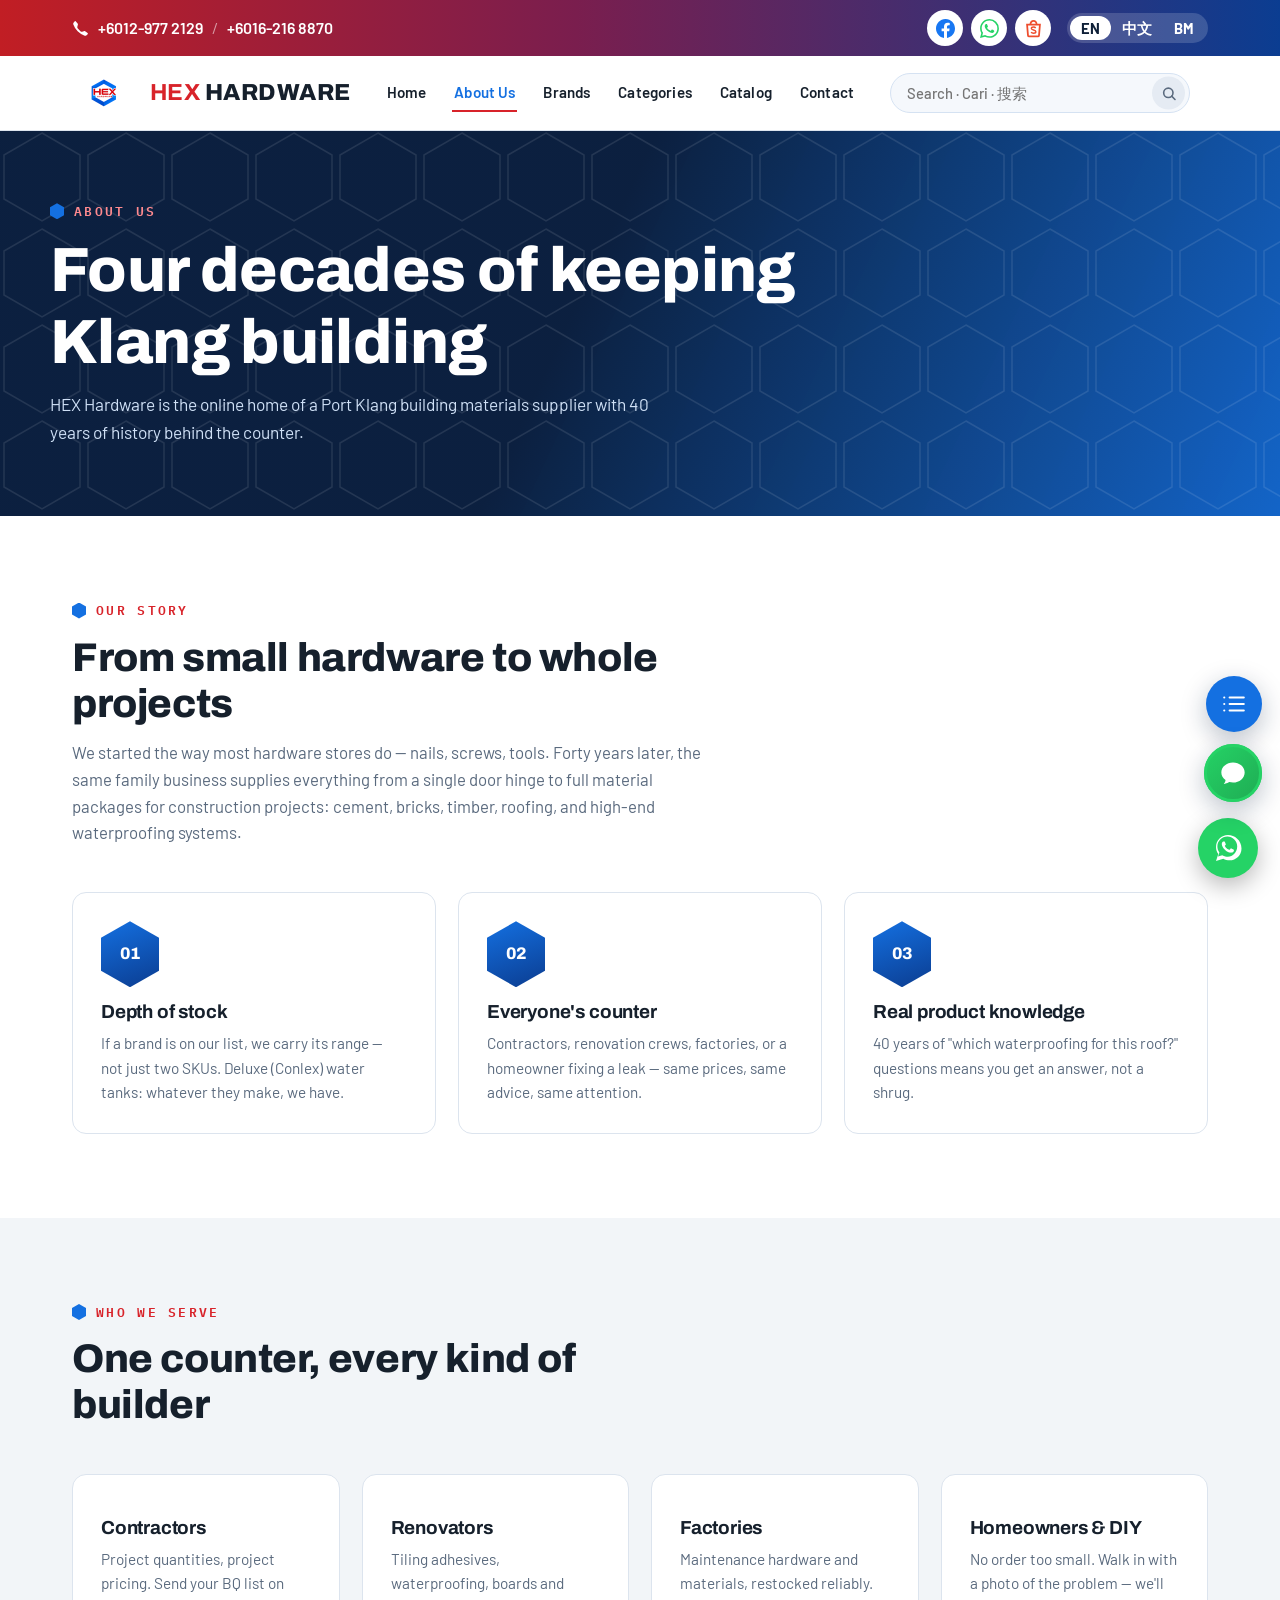
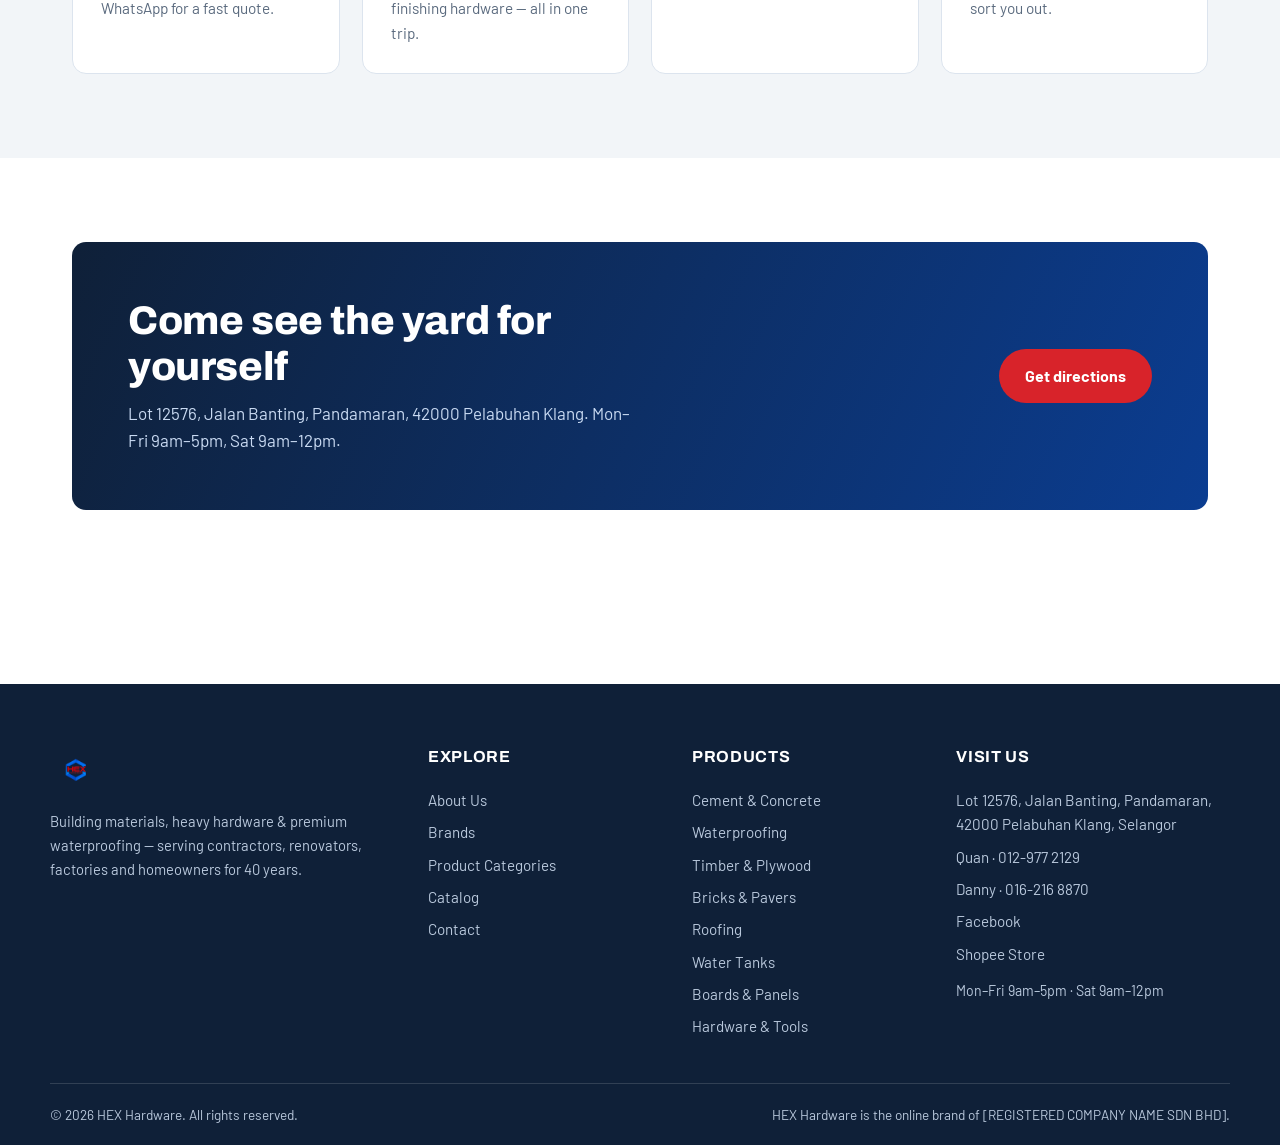
<file: about.html>
<!DOCTYPE html>
<html lang="en">
<head>
<meta charset="UTF-8">
<meta name="viewport" content="width=device-width, initial-scale=1.0">
<title>About Us | 40 Years Supplying Building Materials — HEX Hardware Port Klang</title>
<meta name="description" content="HEX Hardware has supplied building materials, hardware and waterproofing to Klang Valley contractors and homeowners for 40 years. Meet the team behind the yard in Pandamaran, Port Klang.">
<link rel="canonical" href="https://www.hexhardware.com.my/about.html">
<link rel="alternate" hreflang="en" href="https://www.hexhardware.com.my/about.html">
<link rel="alternate" hreflang="x-default" href="https://www.hexhardware.com.my/about.html">

<meta property="og:type" content="website">
<meta property="og:site_name" content="HEX Hardware">
<meta property="og:title" content="About Us | 40 Years Supplying Building Materials — HEX Hardware Port Klang">
<meta property="og:description" content="HEX Hardware has supplied building materials, hardware and waterproofing to Klang Valley contractors and homeowners for 40 years. Meet the team behind the yard in Pandamaran, Port Klang.">
<meta property="og:image" content="https://www.hexhardware.com.my/assets/og-image.jpg">
<meta property="og:url" content="https://www.hexhardware.com.my/about.html">
<meta property="og:locale" content="en_MY">
<meta name="twitter:card" content="summary_large_image">

<meta name="theme-color" content="#1470E1">
<link rel="icon" type="image/x-icon" href="assets/favicon.ico">
<link rel="icon" type="image/png" sizes="32x32" href="assets/favicon-32.png">
<link rel="icon" type="image/png" sizes="16x16" href="assets/favicon-16.png">
<link rel="apple-touch-icon" href="assets/apple-touch-icon.png">
<link rel="manifest" href="site.webmanifest">

<link rel="preconnect" href="https://fonts.googleapis.com">
<link rel="preconnect" href="https://fonts.gstatic.com" crossorigin>
<link href="https://fonts.googleapis.com/css2?family=Archivo:wght@700;800&family=Barlow:wght@400;500;600;700&family=IBM+Plex+Mono:wght@500;600&display=swap" rel="stylesheet">
<link rel="stylesheet" href="style.css?v=1784534218">
</head>
<body data-page="about">

<div class="topbar">
  <div class="wrap topbar-inner">
    <div class="topbar-phones">
      <svg viewBox="0 0 16 16" fill="currentColor" aria-hidden="true"><path d="M3.654 1.328a.678.678 0 0 0-1.015-.063L1.605 2.3c-.483.484-.661 1.169-.45 1.77a17.6 17.6 0 0 0 4.168 6.608 17.6 17.6 0 0 0 6.608 4.168c.601.211 1.286.033 1.77-.45l1.034-1.034a.678.678 0 0 0-.063-1.015l-2.307-1.794a.68.68 0 0 0-.58-.122l-2.19.547a1.75 1.75 0 0 1-1.657-.459L5.482 8.062a1.75 1.75 0 0 1-.46-1.657l.548-2.19a.68.68 0 0 0-.122-.58z"/></svg>
      <a href="tel:+60129772129">+6012-977 2129</a><span class="sep">/</span><a href="tel:+60162168870">+6016-216 8870</a>
    </div>
    <div class="topbar-right">
      <div class="topbar-social">
        <a class="tb-fb" aria-label="Facebook" href="https://www.facebook.com/profile.php?id=61582718126496" target="_blank" rel="noopener"><svg viewBox="0 0 16 16" fill="currentColor" aria-hidden="true"><path d="M16 8.049c0-4.446-3.582-8.05-8-8.05C3.58 0-.002 3.603-.002 8.05c0 4.017 2.926 7.347 6.75 7.951v-5.625h-2.03V8.05H6.75V6.275c0-2.017 1.195-3.131 3.022-3.131.876 0 1.791.157 1.791.157v1.98h-1.009c-.993 0-1.303.621-1.303 1.258v1.51h2.218l-.354 2.326H9.25V16c3.824-.604 6.75-3.934 6.75-7.951"/></svg></a>
        <a class="tb-wa" aria-label="WhatsApp" href="https://wa.me/60129772129" target="_blank" rel="noopener"><svg viewBox="0 0 16 16" fill="currentColor" aria-hidden="true"><path d="M13.601 2.326A7.85 7.85 0 0 0 7.994 0C3.627 0 .068 3.558.064 7.926c0 1.399.366 2.76 1.057 3.965L0 16l4.204-1.102a7.9 7.9 0 0 0 3.79.965h.004c4.368 0 7.926-3.558 7.93-7.93A7.9 7.9 0 0 0 13.6 2.326zM7.994 14.521a6.6 6.6 0 0 1-3.356-.92l-.24-.144-2.494.654.666-2.433-.156-.251a6.56 6.56 0 0 1-1.007-3.505c0-3.626 2.957-6.584 6.591-6.584a6.56 6.56 0 0 1 4.66 1.931 6.56 6.56 0 0 1 1.928 4.66c-.004 3.639-2.961 6.592-6.592 6.592m3.615-4.934c-.197-.099-1.17-.578-1.353-.646-.182-.065-.315-.099-.445.099-.133.197-.513.646-.627.775-.114.133-.232.148-.43.05-.197-.1-.836-.308-1.592-.985-.59-.525-.985-1.175-1.103-1.372-.114-.198-.011-.304.088-.403.087-.088.197-.232.296-.346.1-.114.133-.198.198-.33.065-.134.034-.248-.015-.347-.05-.099-.445-1.076-.612-1.47-.16-.389-.323-.335-.445-.34-.114-.007-.247-.007-.38-.007a.73.73 0 0 0-.529.247c-.182.198-.691.677-.691 1.654s.71 1.916.81 2.049c.098.133 1.394 2.132 3.383 2.992.47.205.84.326 1.129.418.475.152.904.129 1.246.08.38-.058 1.171-.48 1.338-.943.164-.464.164-.86.114-.943-.049-.084-.182-.133-.38-.232"/></svg></a>
        <a class="tb-sp" aria-label="Shopee" href="https://shopee.com.my/hexhardware" target="_blank" rel="noopener"><svg viewBox="0 0 16 16" fill="none" stroke="currentColor" stroke-width="1.5" aria-hidden="true"><path d="M2.6 4.8h10.8l-.75 9a1 1 0 0 1-1 .9H4.35a1 1 0 0 1-1-.9z"/><path d="M5.4 4.6a2.6 3 0 0 1 5.2 0"/><path d="M9.8 7.6c-.3-.5-1-.8-1.8-.8-1 0-1.8.5-1.8 1.2 0 1.8 3.8.8 3.8 2.7 0 .8-.9 1.3-2 1.3-.9 0-1.7-.4-2-.9" stroke-width="1.2"/></svg></a>
      </div>
      <div class="lang-switch" role="group" aria-label="Language">
        <button type="button" data-lang="en" class="active">EN</button>
        <button type="button" data-lang="zh">中文</button>
        <button type="button" data-lang="ms">BM</button>
      </div>
    </div>
  </div>
</div>
<header class="site-header">
  <div class="wrap nav">
    <a class="nav-logo" href="index.html">
      <img src="assets/logo.png" alt="HEX Hardware logo">
      <span><b>HEX</b> HARDWARE</span>
    </a>
    <a class="nav-search-icon" href="catalog.html" aria-label="Search products"><svg viewBox="0 0 24 24" fill="none" stroke="currentColor" stroke-width="2.4" stroke-linecap="round"><circle cx="11" cy="11" r="7"/><path d="M21 21l-5-5"/></svg></a>
    <button class="nav-toggle" aria-label="Open menu" onclick="document.querySelector('.nav-links').classList.toggle('open')">☰</button>
    <nav class="nav-links">
      <a href="index.html" data-page="home">Home</a>
      <a href="about.html" data-page="about">About Us</a>
      <a href="brands.html" data-page="brands">Brands</a>
      <a href="categories.html" data-page="categories">Categories</a>
      <a href="catalog.html" data-page="catalog">Catalog</a>
      <a href="contact.html" data-page="contact">Contact</a>
    </nav>
  </div>
</header>
<section class="page-hero">
  <div class="hero-hexes"></div>
  <div class="wrap inner">
    <div class="eyebrow" style="color:#FF8A8F">ABOUT US</div>
    <h1>Four decades of keeping<br>Klang building</h1>
    <p>HEX Hardware is the online home of a Port Klang building materials supplier with 40 years of history behind the counter.</p>
  </div>
</section>

<section class="section">
  <div class="wrap">
    <div class="section-head">
      <div class="eyebrow">OUR STORY</div>
      <h2>From small hardware to whole projects</h2>
      <p>We started the way most hardware stores do — nails, screws, tools. Forty years later, the same family business supplies everything from a single door hinge to full material packages for construction projects: cement, bricks, timber, roofing, and high-end waterproofing systems.</p>
    </div>
    <div class="value-list">
      <div class="card">
        <div class="hex-icon">01</div>
        <h3>Depth of stock</h3>
        <p>If a brand is on our list, we carry its range — not just two SKUs. Deluxe (Conlex) water tanks: whatever they make, we have.</p>
      </div>
      <div class="card">
        <div class="hex-icon">02</div>
        <h3>Everyone's counter</h3>
        <p>Contractors, renovation crews, factories, or a homeowner fixing a leak — same prices, same advice, same attention.</p>
      </div>
      <div class="card">
        <div class="hex-icon">03</div>
        <h3>Real product knowledge</h3>
        <p>40 years of "which waterproofing for this roof?" questions means you get an answer, not a shrug.</p>
      </div>
    </div>
  </div>
</section>

<section class="section bg-concrete">
  <div class="wrap">
    <div class="section-head">
      <div class="eyebrow">WHO WE SERVE</div>
      <h2>One counter, every kind of builder</h2>
    </div>
    <div class="grid grid-4">
      <div class="card"><h3>Contractors</h3><p>Project quantities, project pricing. Send your BQ list on WhatsApp for a fast quote.</p></div>
      <div class="card"><h3>Renovators</h3><p>Tiling adhesives, waterproofing, boards and finishing hardware — all in one trip.</p></div>
      <div class="card"><h3>Factories</h3><p>Maintenance hardware and materials, restocked reliably.</p></div>
      <div class="card"><h3>Homeowners &amp; DIY</h3><p>No order too small. Walk in with a photo of the problem — we'll sort you out.</p></div>
    </div>
  </div>
</section>

<section class="section">
  <div class="wrap">
    <div class="band">
      <div>
        <h2>Come see the yard for yourself</h2>
        <p>Lot 12576, Jalan Banting, Pandamaran, 42000 Pelabuhan Klang. Mon–Fri 9am–5pm, Sat 9am–12pm.</p>
      </div>
      <a class="btn btn-primary" href="contact.html">Get directions</a>
    </div>
  </div>
</section>

<footer class="site-footer">
  <div class="wrap footer-grid">
    <div class="footer-brand">
      <img src="assets/logo.png" alt="HEX Hardware logo">
      <p>Building materials, heavy hardware &amp; premium waterproofing — serving contractors, renovators, factories and homeowners for 40 years.</p>
    </div>
    <div>
      <h4>EXPLORE</h4>
      <a href="about.html">About Us</a>
      <a href="brands.html">Brands</a>
      <a href="categories.html">Product Categories</a>
      <a href="catalog.html">Catalog</a>
      <a href="contact.html">Contact</a>
    </div>
    <div>
      <h4>PRODUCTS</h4>
      <a href="catalog.html#cat-cement">Cement &amp; Concrete</a>
      <a href="catalog.html#cat-waterproofing">Waterproofing</a>
      <a href="catalog.html#cat-timber">Timber &amp; Plywood</a>
      <a href="catalog.html#cat-bricks">Bricks &amp; Pavers</a>
      <a href="catalog.html#cat-roofing">Roofing</a>
      <a href="catalog.html#cat-tanks">Water Tanks</a>
      <a href="catalog.html#cat-boards">Boards &amp; Panels</a>
      <a href="catalog.html#cat-hardware">Hardware &amp; Tools</a>
    </div>
    <div>
      <h4>VISIT US</h4>
      <a href="https://maps.google.com/?q=Lot+12576,+Jalan+Banting,+Pandamaran,+42000+Pelabuhan+Klang,+Selangor" target="_blank" rel="noopener">Lot 12576, Jalan Banting, Pandamaran,<br>42000 Pelabuhan Klang, Selangor</a>
      <a href="tel:+60129772129">Quan · 012-977 2129</a>
      <a href="tel:+60162168870">Danny · 016-216 8870</a>
      <a href="https://www.facebook.com/profile.php?id=61582718126496" target="_blank" rel="noopener">Facebook</a>
      <a href="https://shopee.com.my/hexhardware" target="_blank" rel="noopener">Shopee Store</a>
      <p style="font-size:.88rem;margin-top:10px">Mon–Fri 9am–5pm · Sat 9am–12pm</p>
    </div>
  </div>
  <div class="wrap footer-legal">
    <span>© 2026 HEX Hardware. All rights reserved.</span>
    <span>HEX Hardware is the online brand of [REGISTERED COMPANY NAME SDN BHD].</span>
  </div>
</footer>

<a class="wa-float" href="https://wa.me/60129772129" target="_blank" rel="noopener" aria-label="Chat with us on WhatsApp">
  <svg viewBox="0 0 32 32" aria-hidden="true"><path d="M16 3C9.4 3 4 8.3 4 14.9c0 2.6.8 5 2.3 7L4 29l7.3-2.3c1.9 1 4 1.6 6.2 1.6h.1c6.6 0 11.9-5.3 11.9-11.9C29.5 8.3 22.6 3 16 3zm0 21.8c-1.9 0-3.7-.5-5.3-1.4l-.4-.2-4.3 1.4 1.4-4.2-.3-.4c-1.1-1.6-1.7-3.5-1.7-5.5 0-5.4 4.4-9.9 9.9-9.9 2.6 0 5.1 1 7 2.9 1.9 1.9 2.9 4.3 2.9 7-.1 5.9-4.5 10.3-9.2 10.3zm5.4-7.4c-.3-.1-1.8-.9-2-1-.3-.1-.5-.1-.7.1-.2.3-.8 1-1 1.2-.2.2-.4.2-.7.1-.3-.1-1.3-.5-2.4-1.5-.9-.8-1.5-1.8-1.7-2.1-.2-.3 0-.5.1-.6l.5-.5c.1-.2.2-.3.3-.5.1-.2 0-.4 0-.5s-.7-1.6-.9-2.2c-.2-.6-.5-.5-.7-.5h-.6c-.2 0-.5.1-.8.4-.3.3-1 1-1 2.5s1.1 2.9 1.2 3.1c.1.2 2.1 3.2 5.1 4.5.7.3 1.3.5 1.7.6.7.2 1.4.2 1.9.1.6-.1 1.8-.7 2-1.4.3-.7.3-1.3.2-1.4-.1-.2-.3-.3-.5-.4z"/></svg>
</a>

<script>
  // highlight current nav item
  (function(){
    var page = document.body.getAttribute('data-page');
    if(!page) return;
    var link = document.querySelector('.nav-links a[data-page="'+page+'"]');
    if(link) link.classList.add('active');
  })();
</script>
<script src="products.js?v=1784534218" defer></script>
<script src="brands-data.js?v=1784534218" defer></script>
<script src="site.js?v=1784534218" defer></script>
<script src="i18n.js?v=1784534218" defer></script>
</body>
</html>
</file>
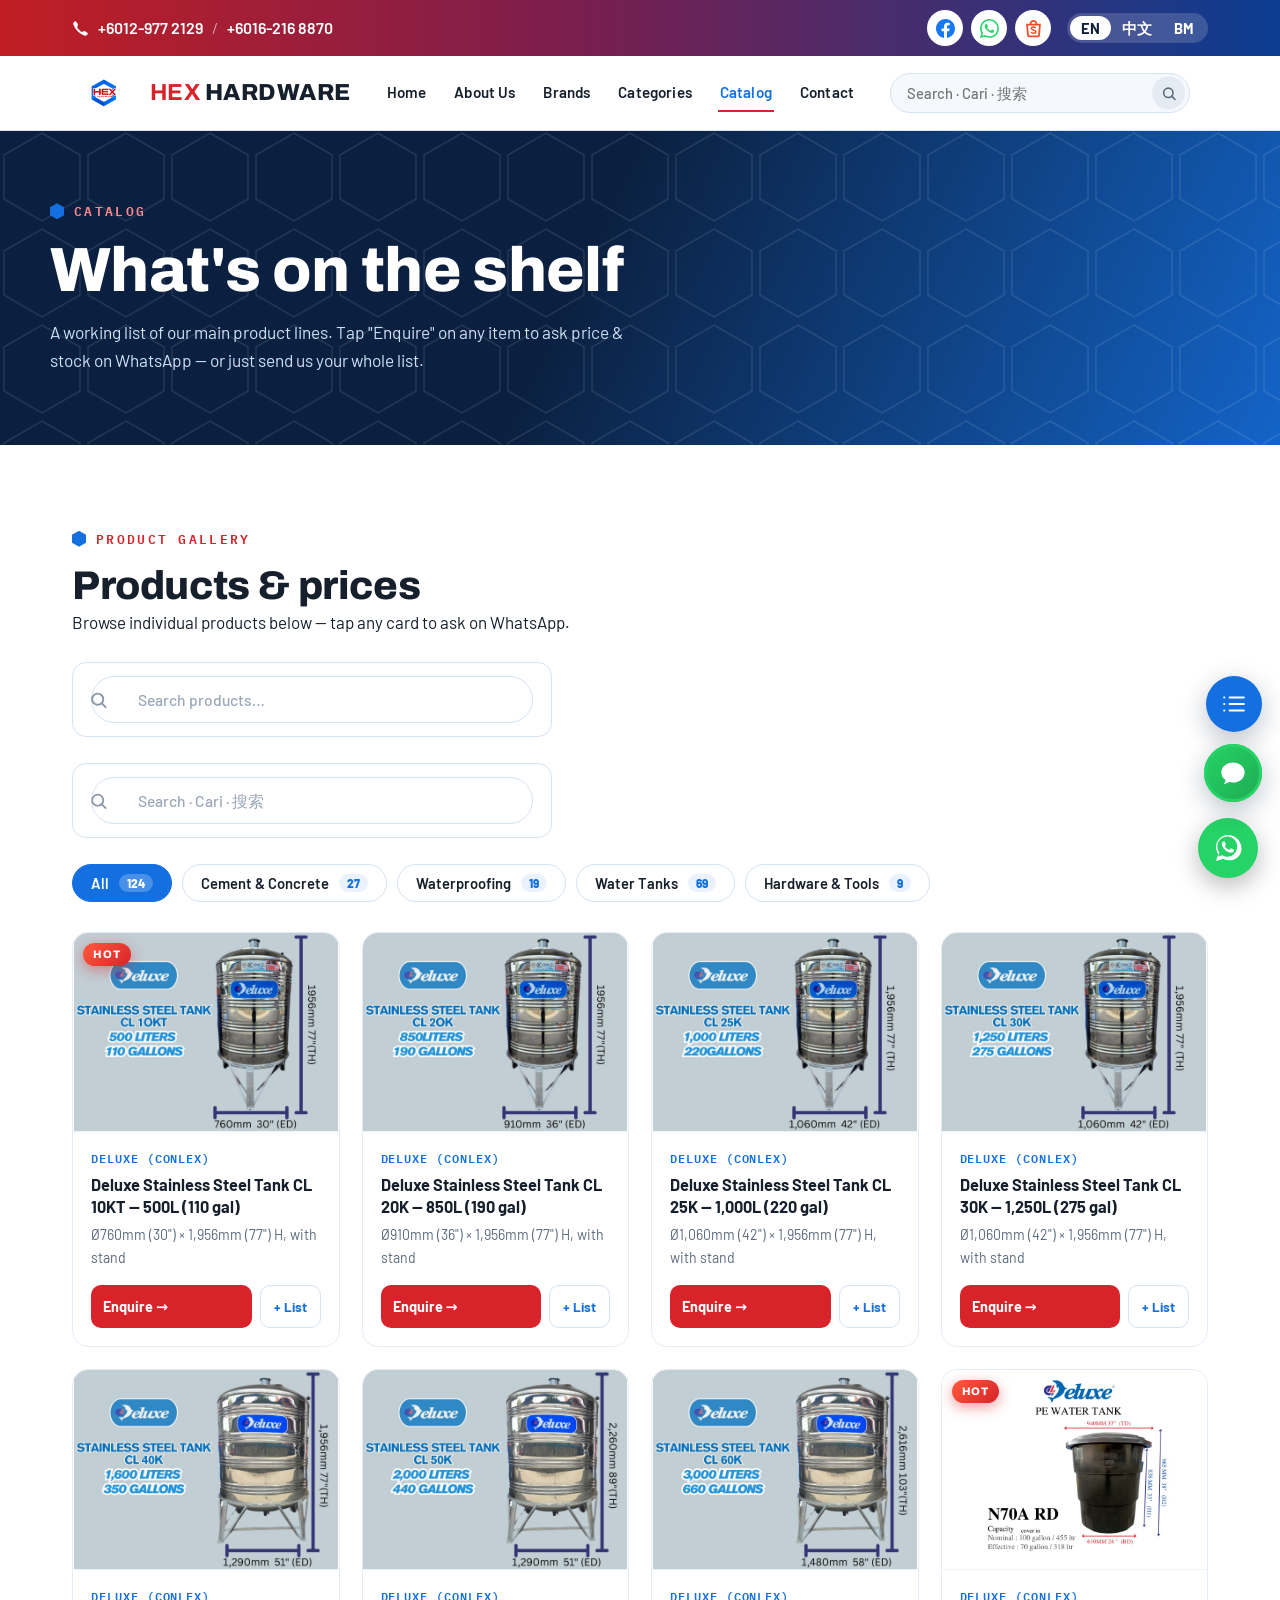
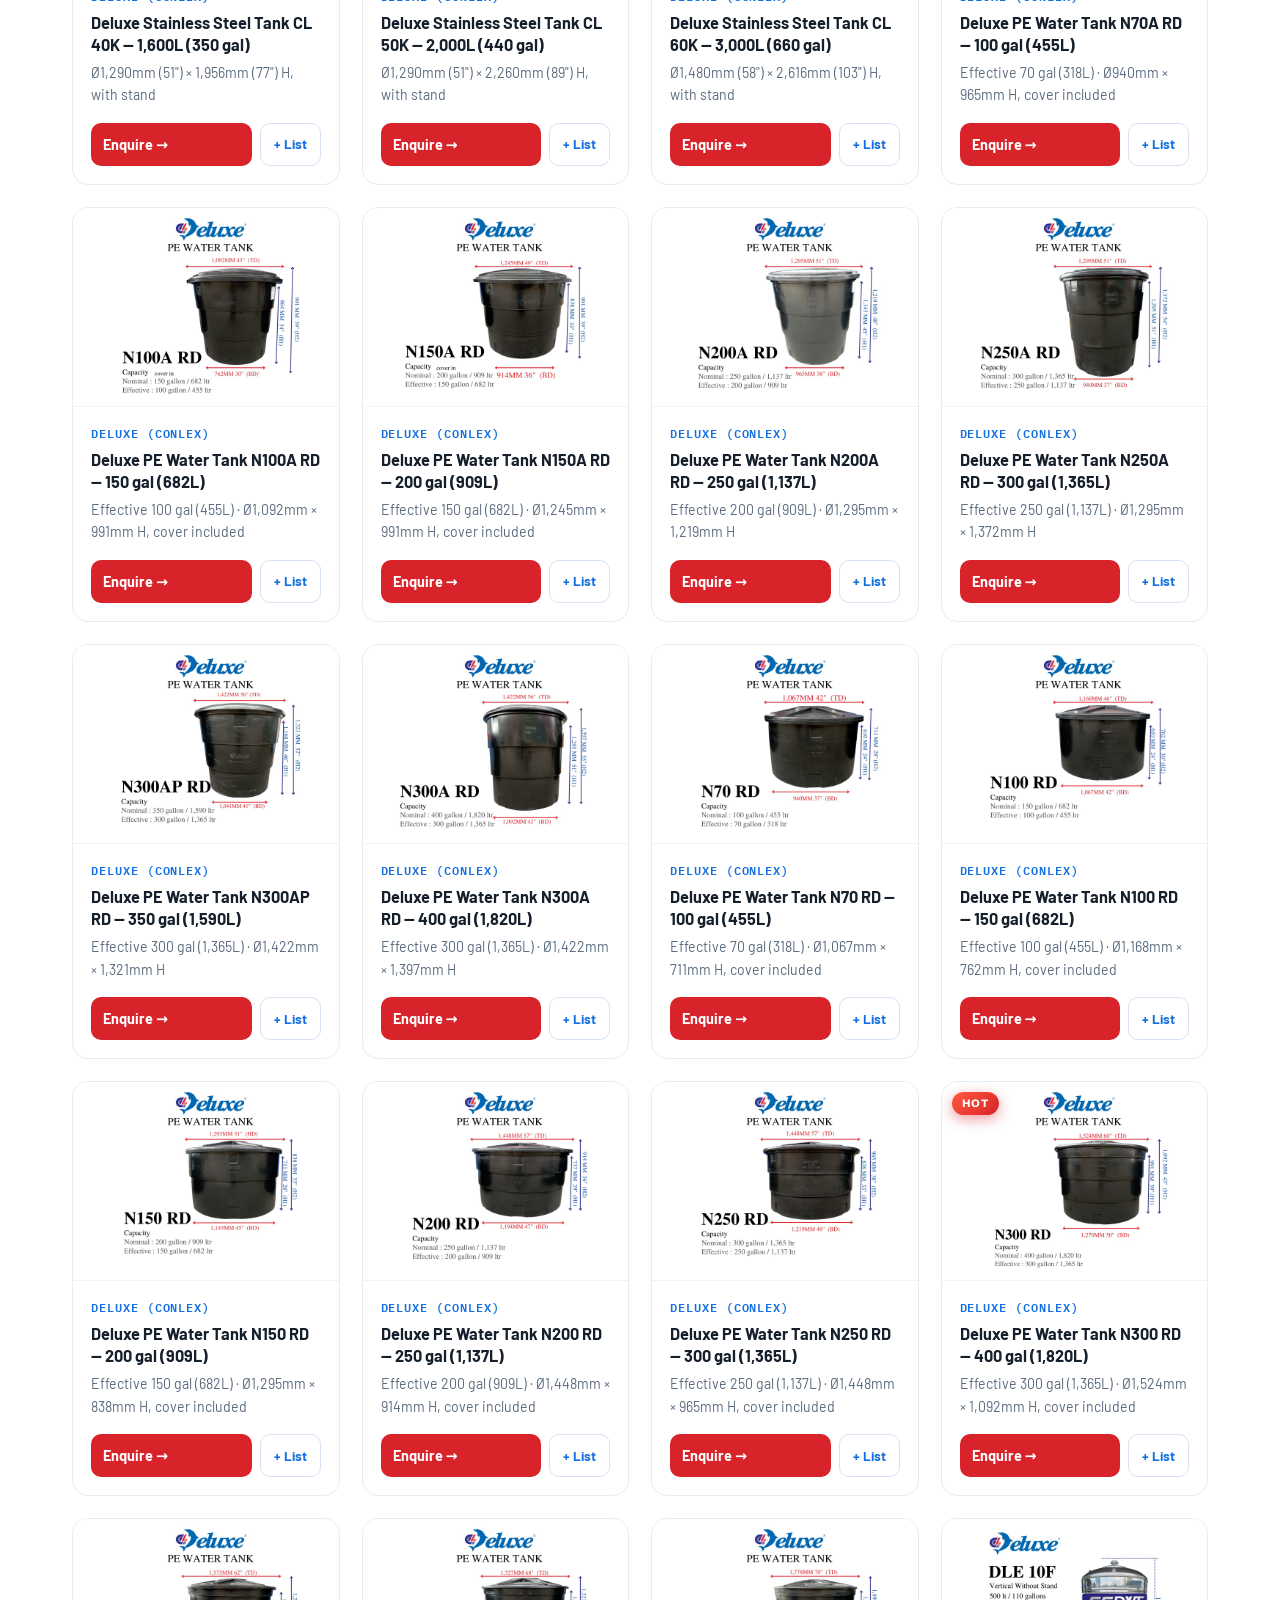
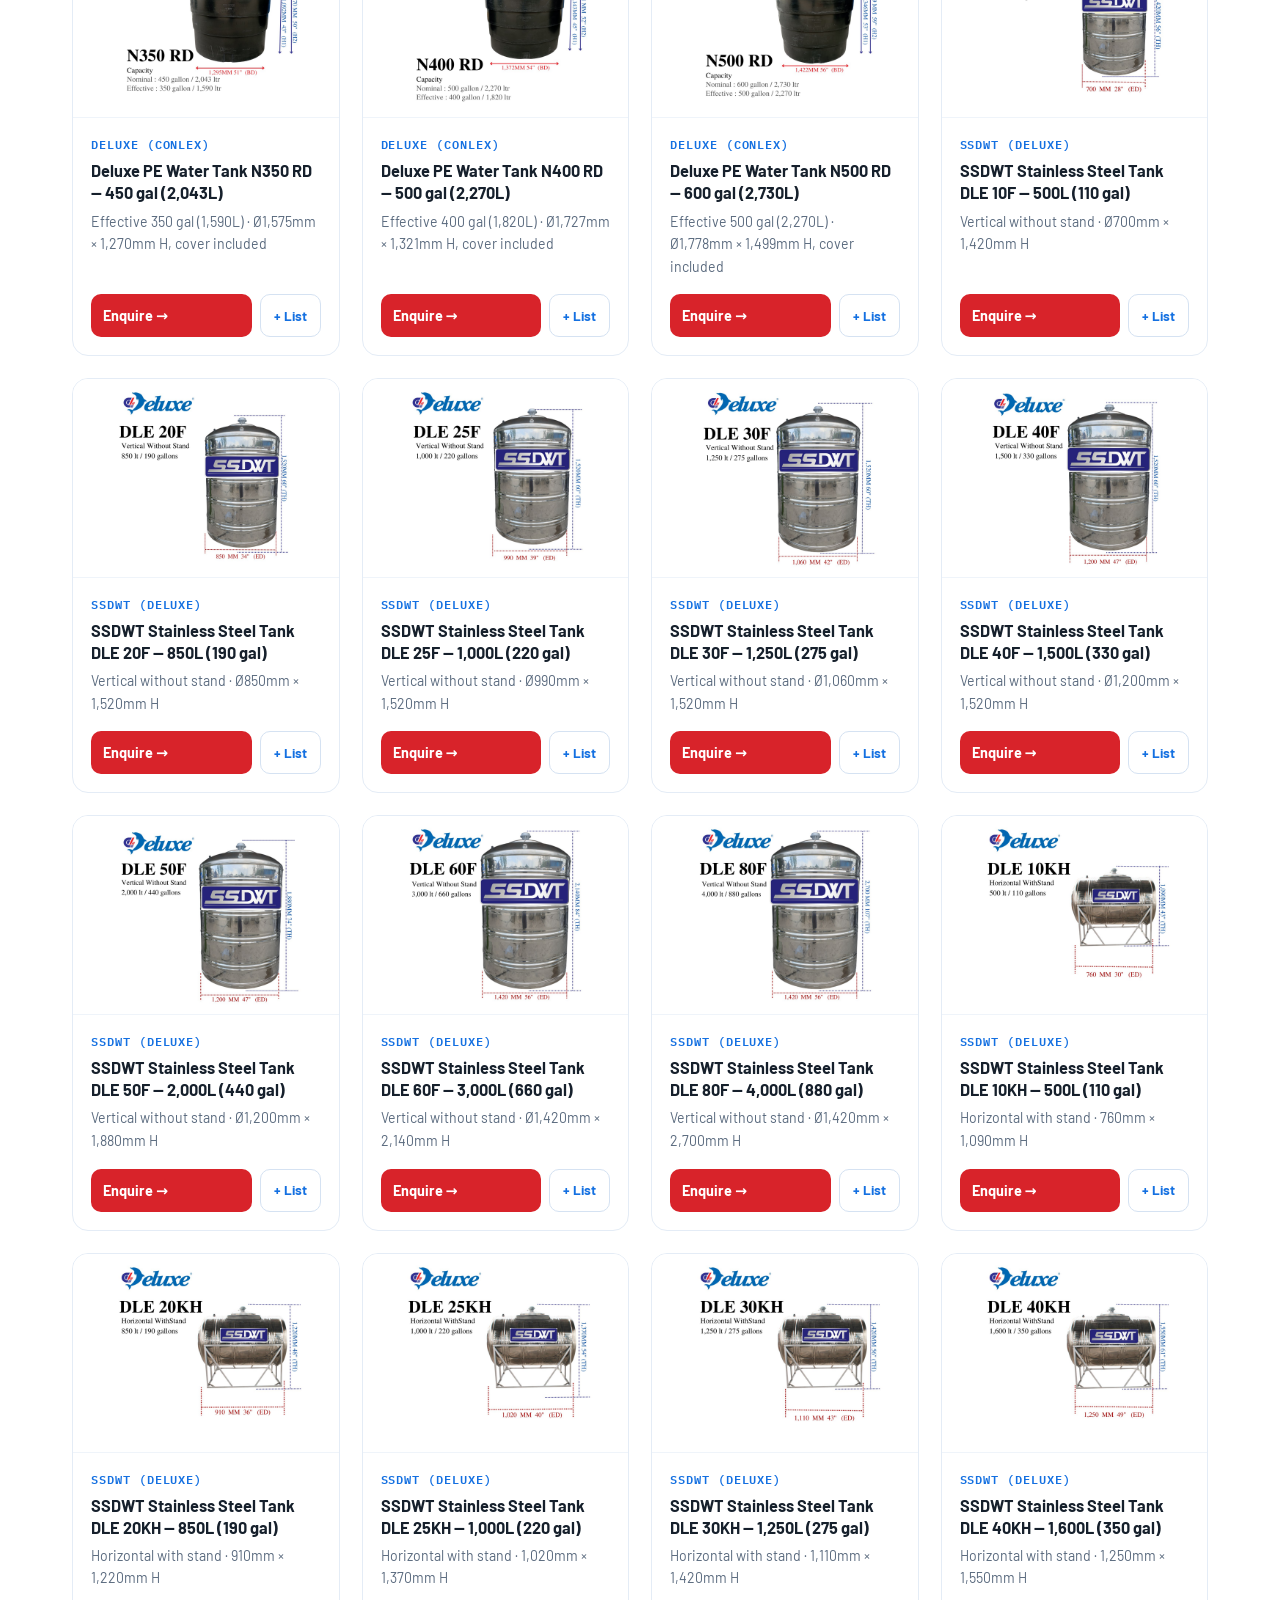
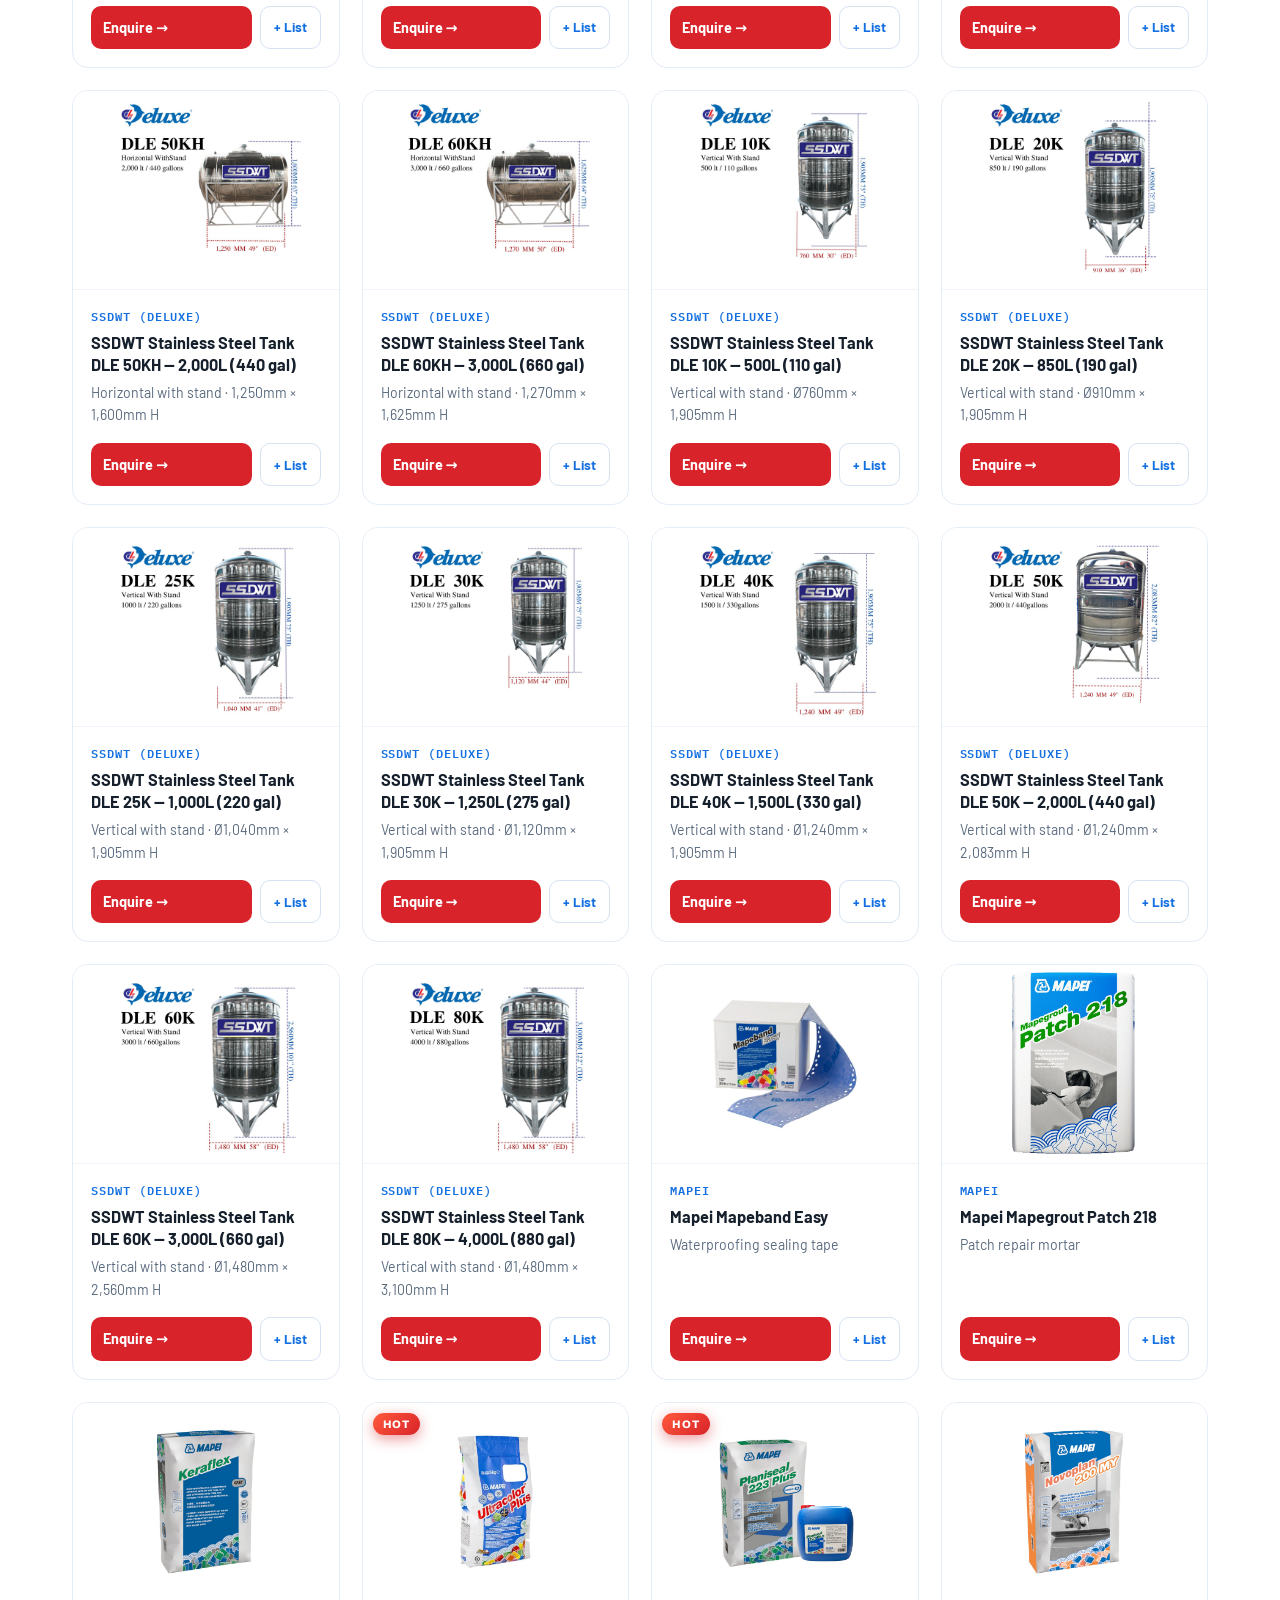
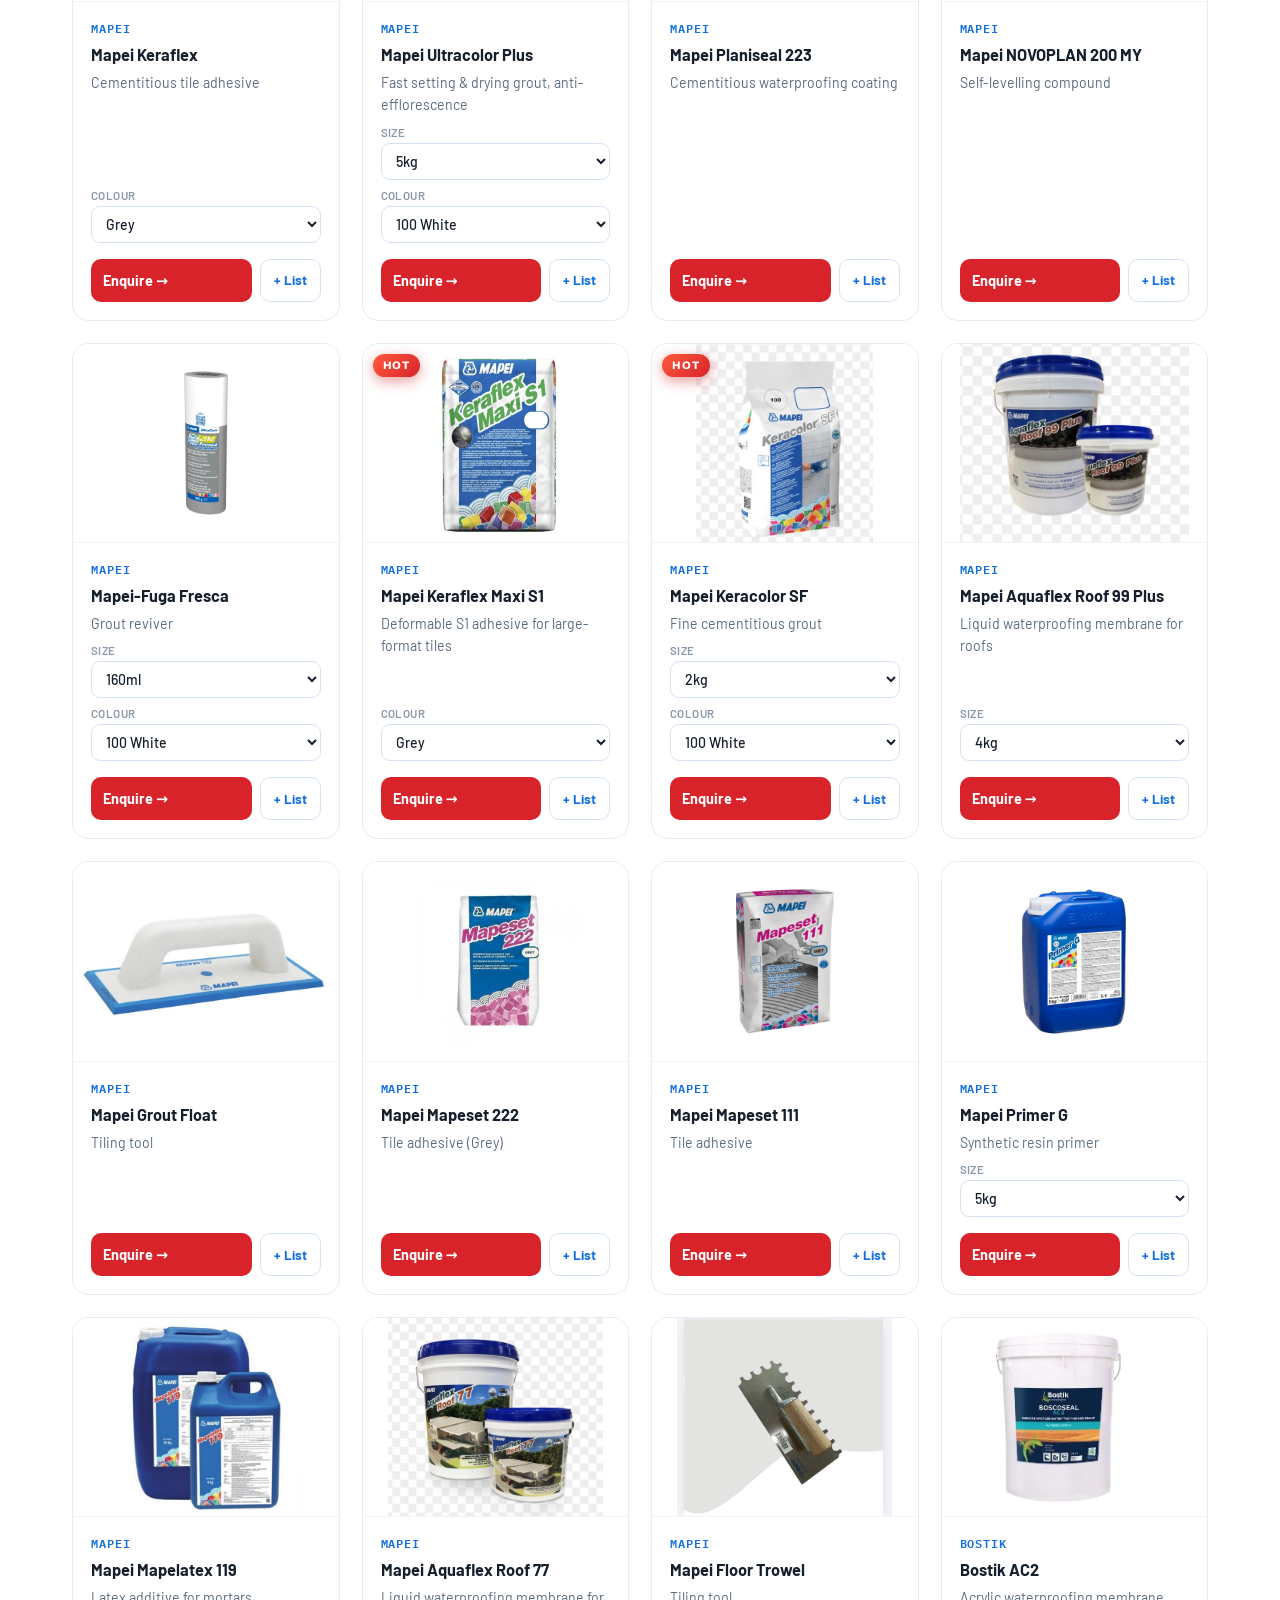
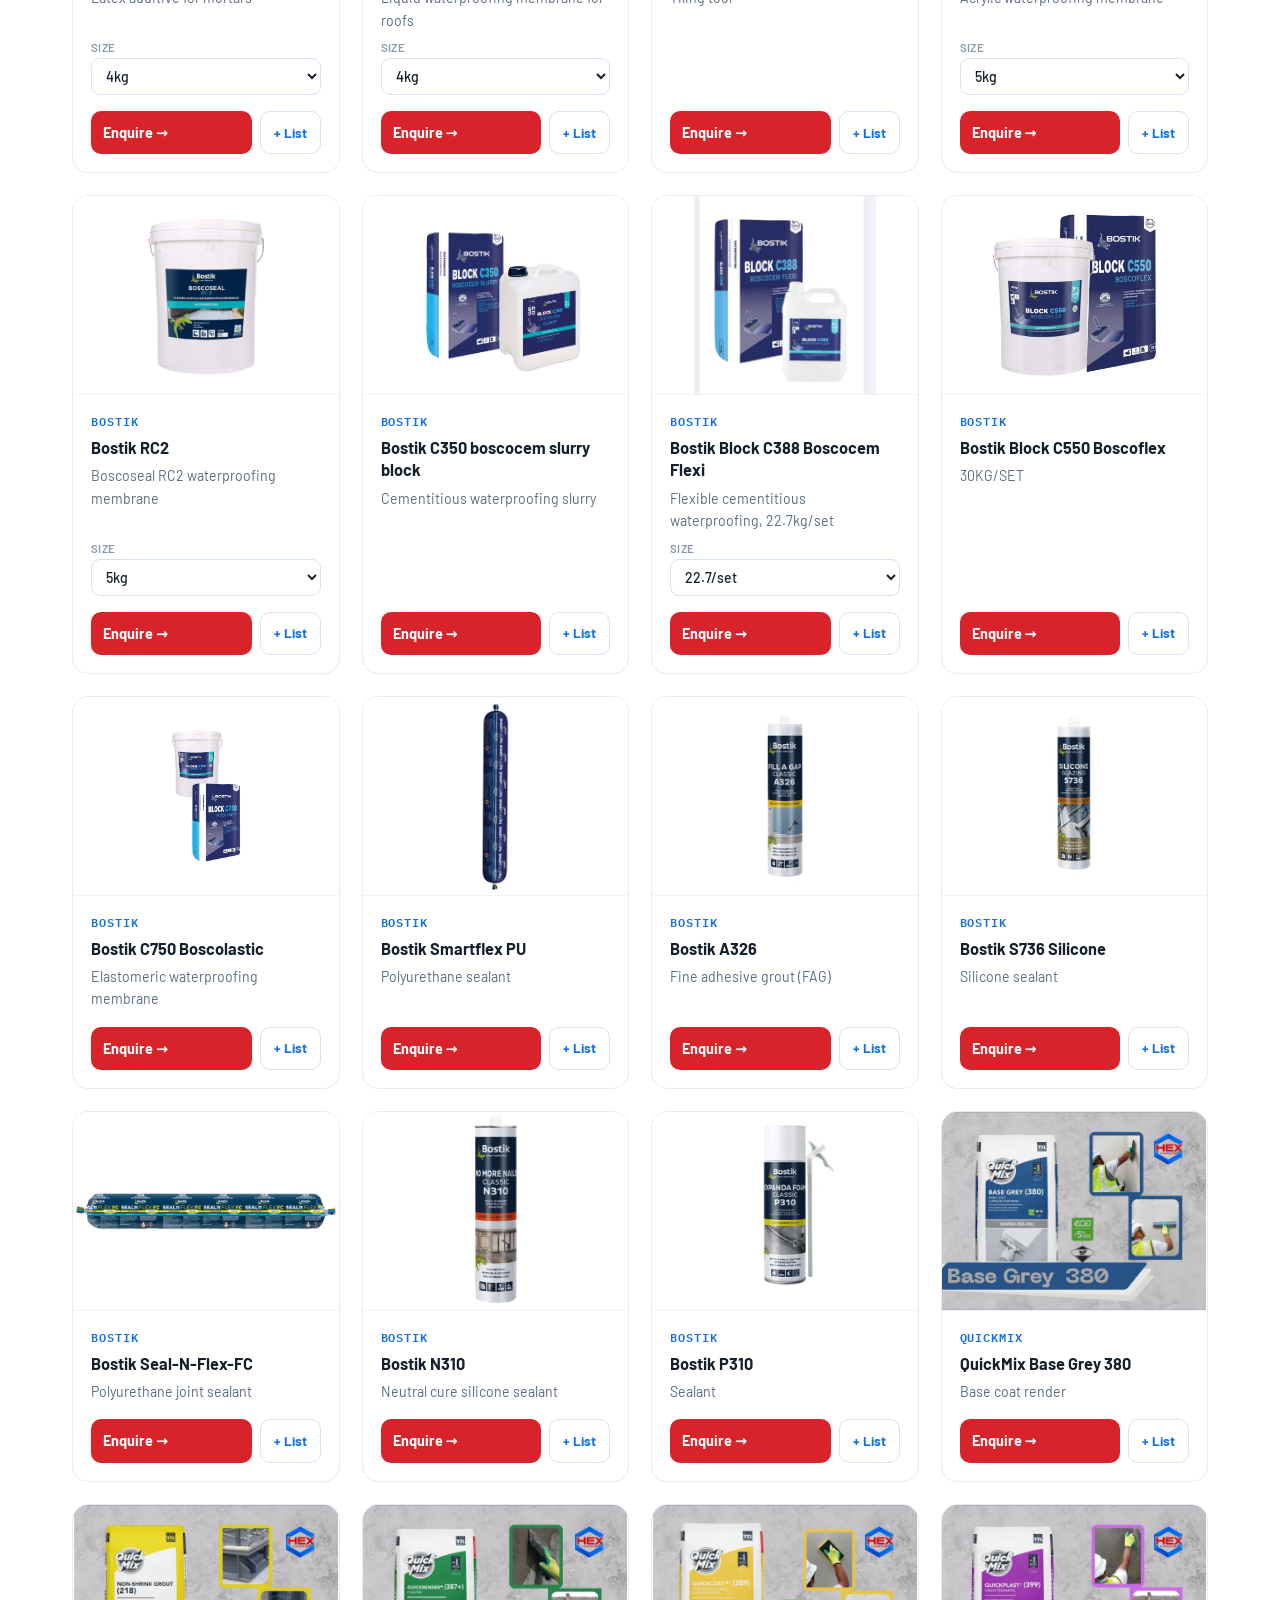
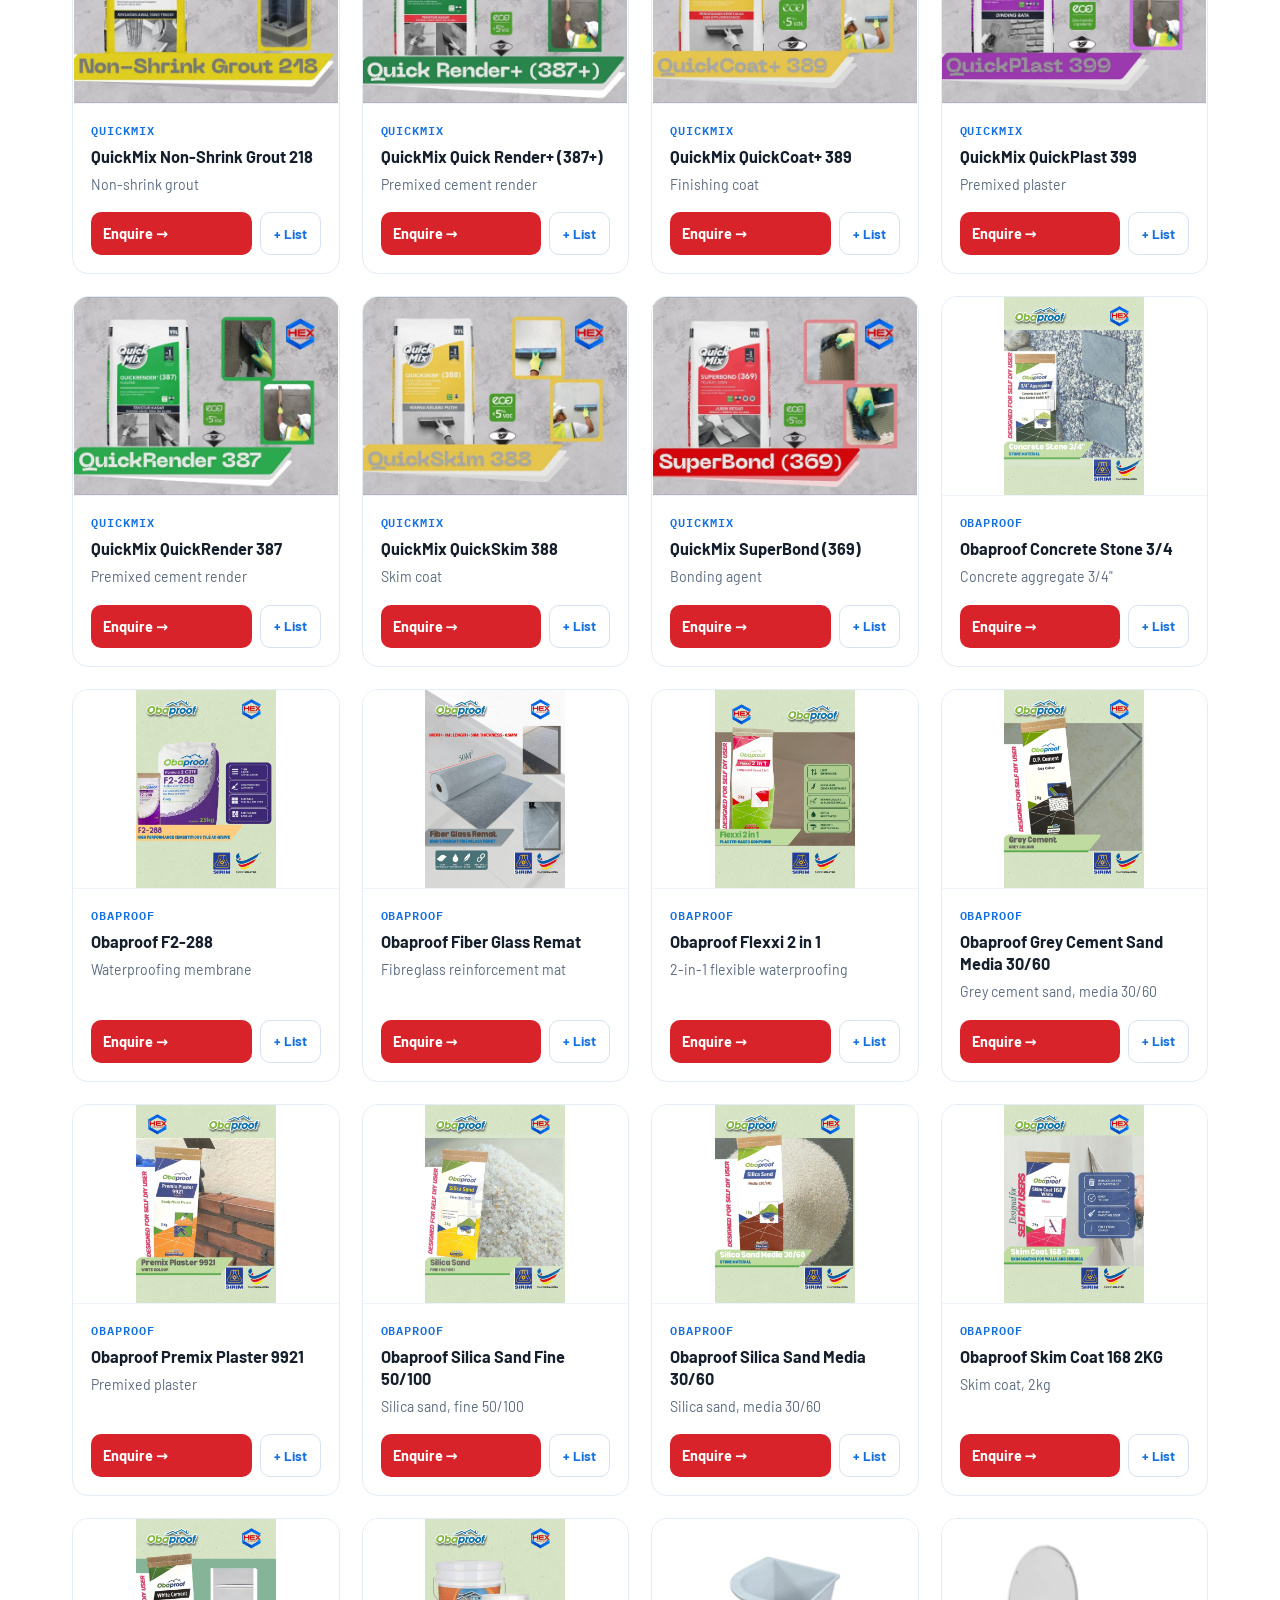
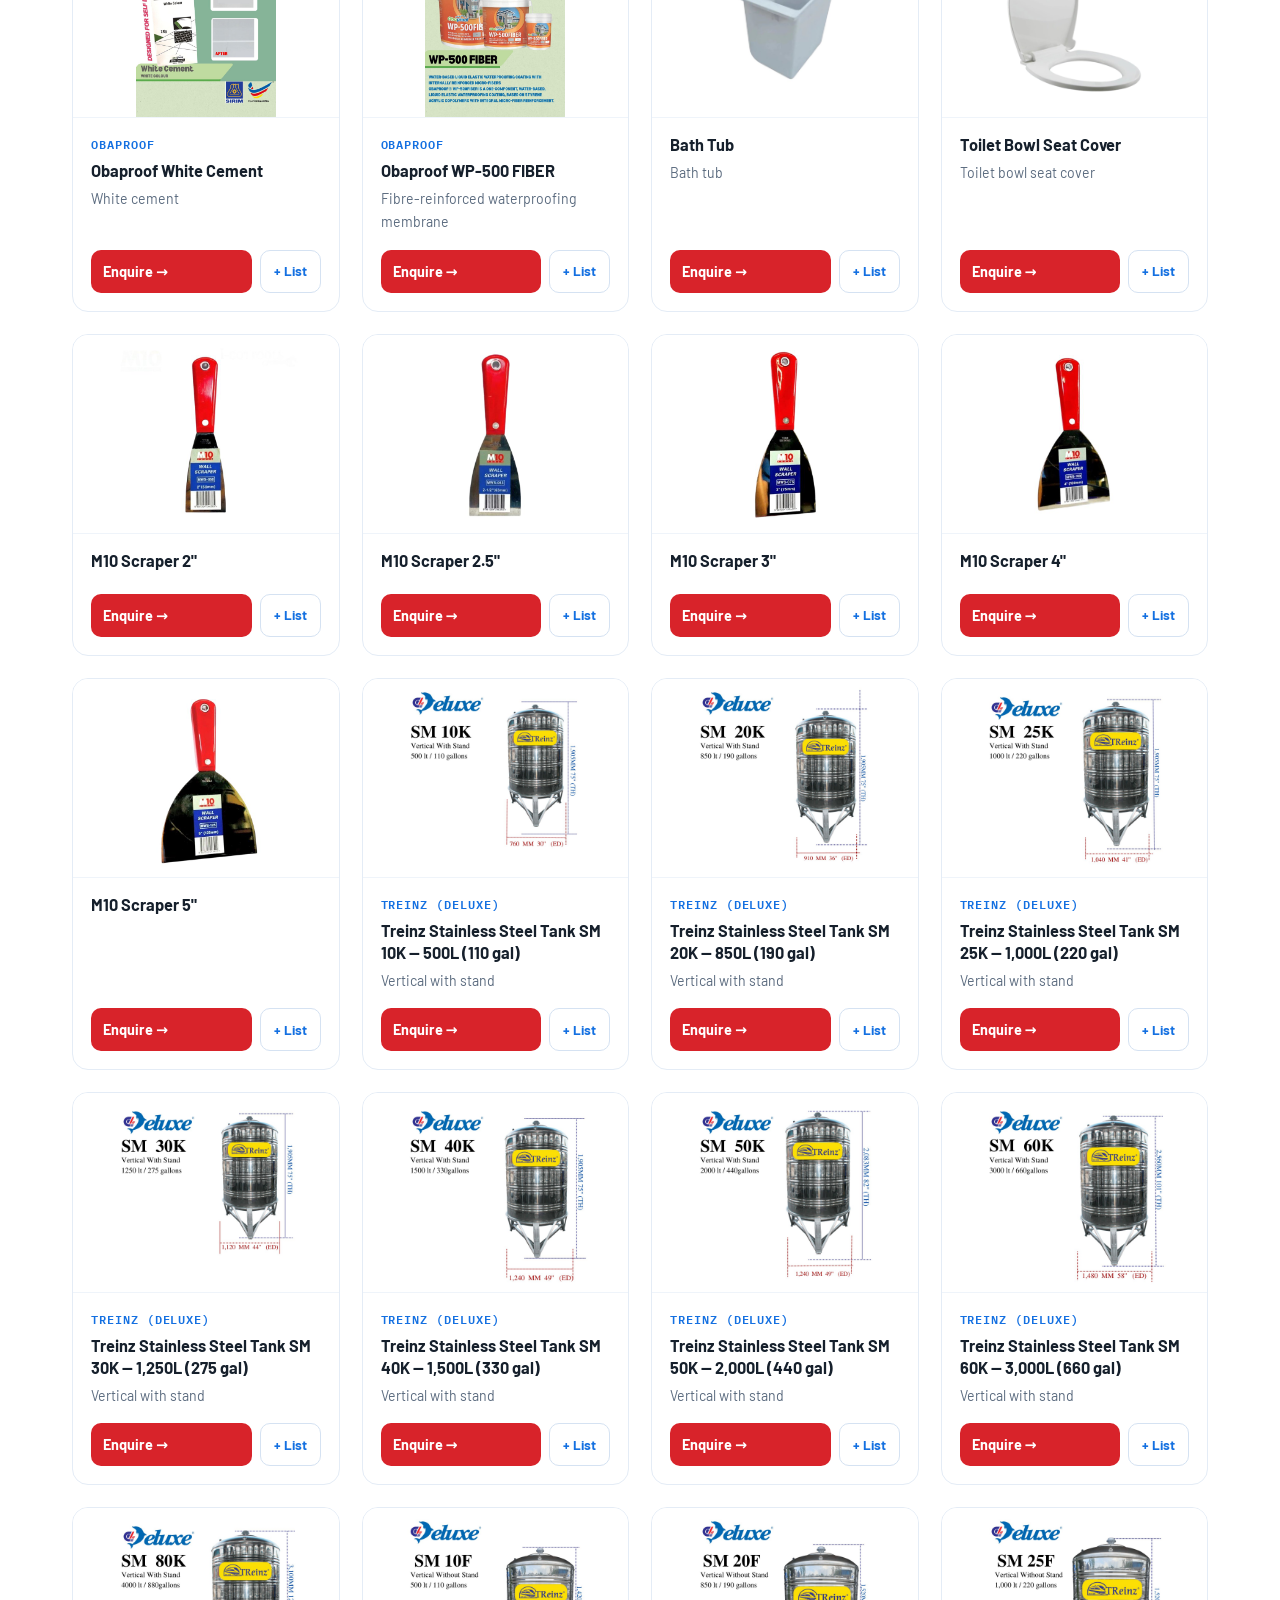
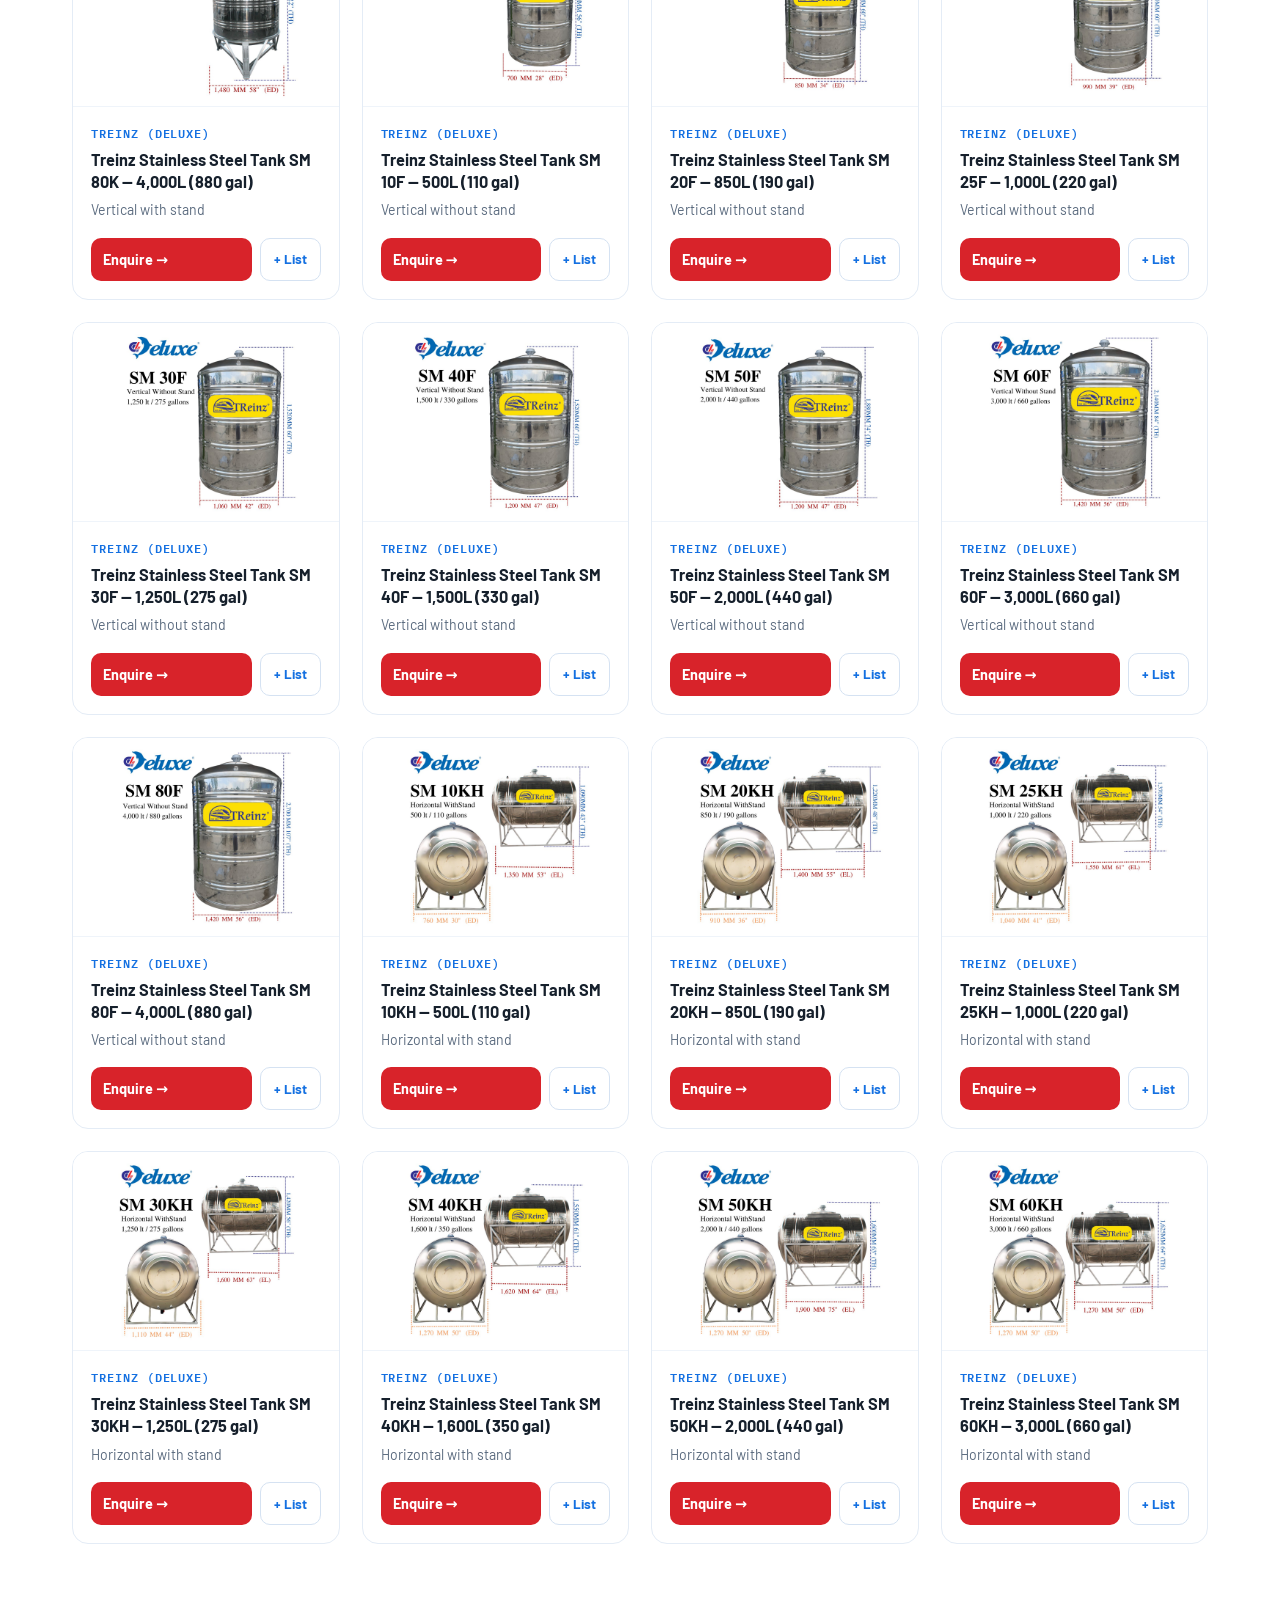
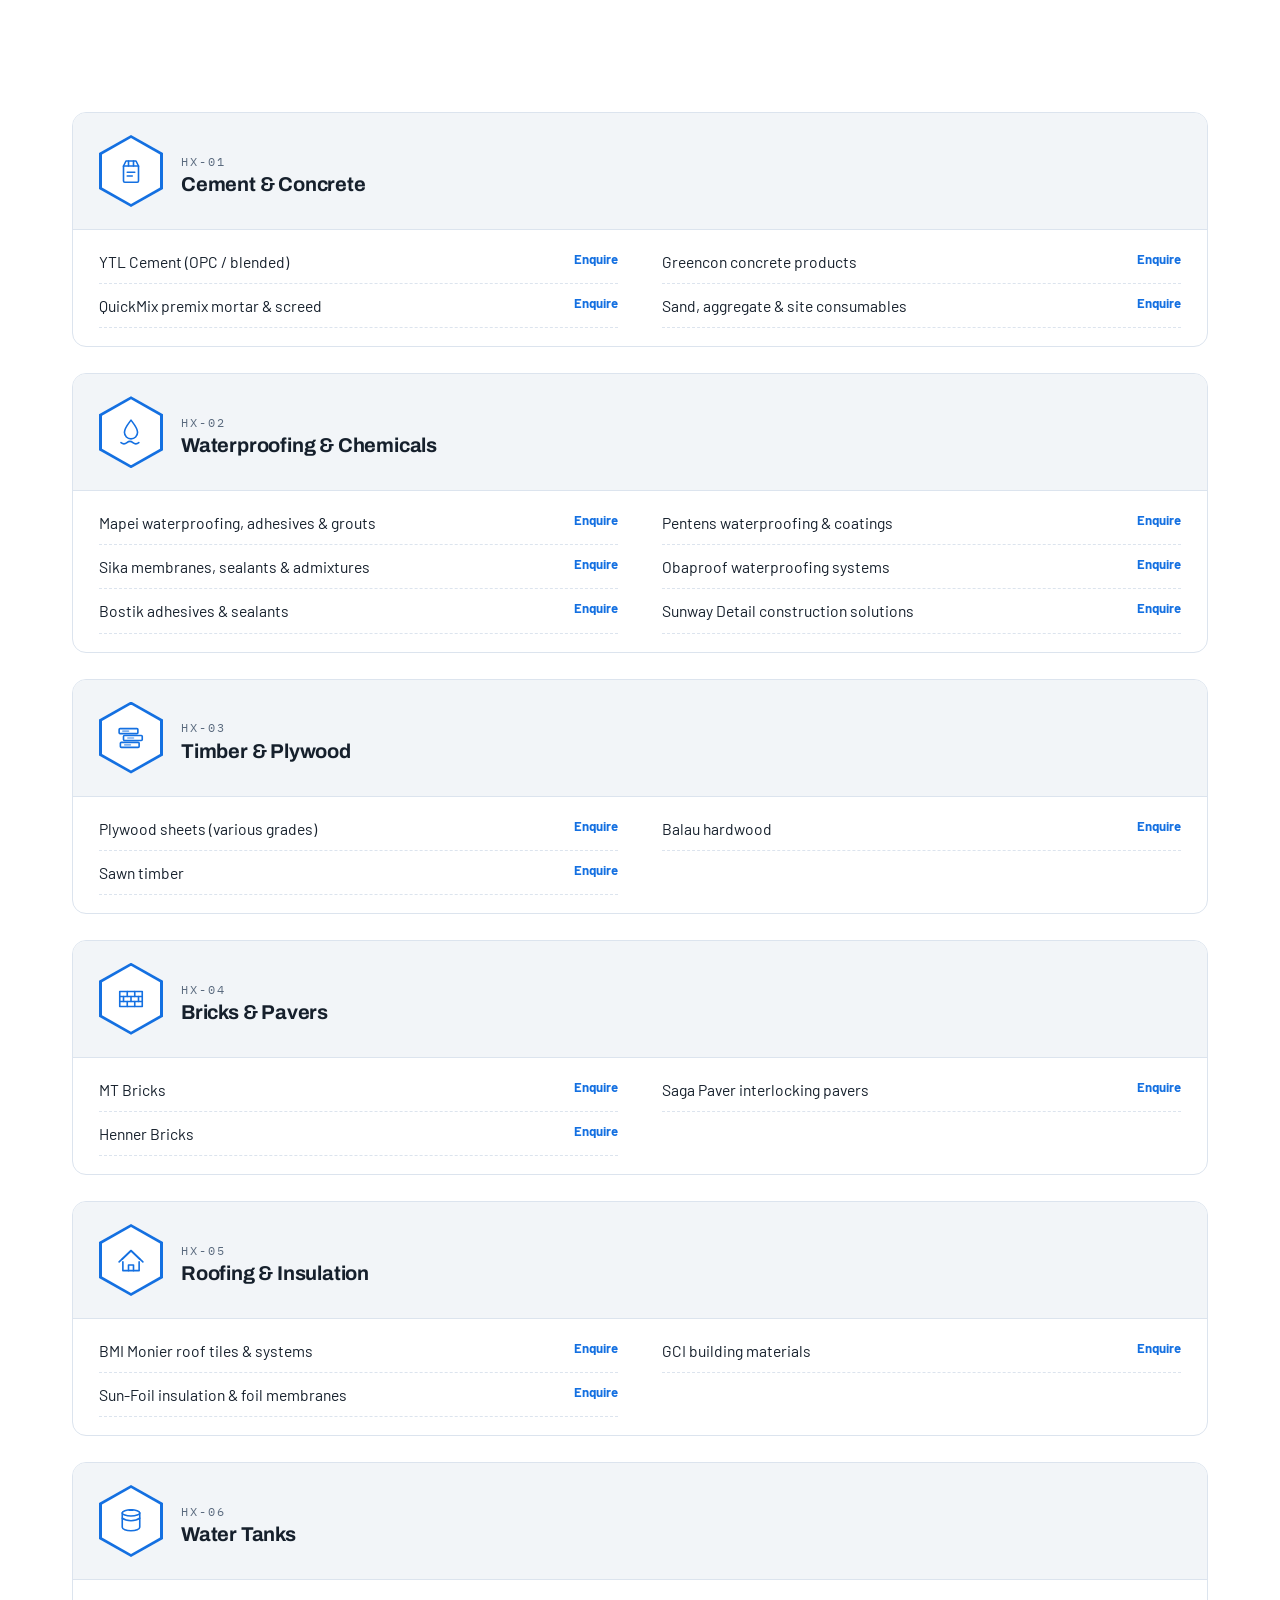
<file: catalog copy.html>
<!DOCTYPE html>
<html lang="en">
<head>
    <meta charset="UTF-8">
    <meta name="viewport" content="width=device-width, initial-scale=1.0">
    
    <!-- 1. 核心标题优化：把产品品类（Waterproofing, Tile Grout等）和本地精准地名焊死 -->
    <title>Waterproofing & Building Materials Catalog | HEX Hardware Port Klang</title>
    
    <!-- 2. 描述优化：明确列出核心痛点解决方案，吸引本地工程商和散客点击 -->
    <meta name="description" content="Browse our comprehensive hardware & building materials catalog. Specializing in high-end waterproofing membranes, tile grout, and self-levelling compounds in Port Klang, Selangor.">
    
    <!-- 3. 多语言 SEO 声明（英文默认页） -->
    <link rel="alternate" hreflang="en" href="https://你的域名.com/catalog.html" />
    <!-- 如果后续有中文产品页，可以解开下面这行 -->
    <!-- <link rel="alternate" hreflang="zh" href="https://你的域名.com/zh/catalog.html" /> -->
    <link rel="alternate" hreflang="x-default" href="https://你的域名.com/catalog.html" />

    <!-- 4. 资源加载（保留原本配置） -->
    <link rel="icon" type="image/png" href="assets/logo.png">
    <link rel="preconnect" href="https://fonts.googleapis.com">
    <link rel="preconnect" href="https://fonts.gstatic.com" crossorigin>
    <link href="https://fonts.googleapis.com/css2?family=Archivo:wght@700;800&family=Barlow:wght@400;500;600;700&family=IBM+Plex+Mono:wght@500;600&display=swap" rel="stylesheet">
    <link rel="stylesheet" href="style.css">
</head>
<body data-page="catalog">

<div class="topbar">
  <div class="wrap topbar-inner">
    <div class="topbar-phones">
      <svg viewBox="0 0 16 16" fill="currentColor" aria-hidden="true"><path d="M3.654 1.328a.678.678 0 0 0-1.015-.063L1.605 2.3c-.483.484-.661 1.169-.45 1.77a17.6 17.6 0 0 0 4.168 6.608 17.6 17.6 0 0 0 6.608 4.168c.601.211 1.286.033 1.77-.45l1.034-1.034a.678.678 0 0 0-.063-1.015l-2.307-1.794a.68.68 0 0 0-.58-.122l-2.19.547a1.75 1.75 0 0 1-1.657-.459L5.482 8.062a1.75 1.75 0 0 1-.46-1.657l.548-2.19a.68.68 0 0 0-.122-.58z"/></svg>
      <a href="tel:+60129772129">+6012-977 2129</a><span class="sep">/</span><a href="tel:+60162168870">+6016-216 8870</a>
    </div>
    <div class="topbar-right">
      <div class="topbar-social">
        <a class="tb-fb" aria-label="Facebook" href="https://www.facebook.com/profile.php?id=61582718126496" target="_blank" rel="noopener"><svg viewBox="0 0 16 16" fill="currentColor" aria-hidden="true"><path d="M16 8.049c0-4.446-3.582-8.05-8-8.05C3.58 0-.002 3.603-.002 8.05c0 4.017 2.926 7.347 6.75 7.951v-5.625h-2.03V8.05H6.75V6.275c0-2.017 1.195-3.131 3.022-3.131.876 0 1.791.157 1.791.157v1.98h-1.009c-.993 0-1.303.621-1.303 1.258v1.51h2.218l-.354 2.326H9.25V16c3.824-.604 6.75-3.934 6.75-7.951"/></svg></a>
        <a class="tb-wa" aria-label="WhatsApp" href="https://wa.me/60129772129" target="_blank" rel="noopener"><svg viewBox="0 0 16 16" fill="currentColor" aria-hidden="true"><path d="M13.601 2.326A7.85 7.85 0 0 0 7.994 0C3.627 0 .068 3.558.064 7.926c0 1.399.366 2.76 1.057 3.965L0 16l4.204-1.102a7.9 7.9 0 0 0 3.79.965h.004c4.368 0 7.926-3.558 7.93-7.93A7.9 7.9 0 0 0 13.6 2.326zM7.994 14.521a6.6 6.6 0 0 1-3.356-.92l-.24-.144-2.494.654.666-2.433-.156-.251a6.56 6.56 0 0 1-1.007-3.505c0-3.626 2.957-6.584 6.591-6.584a6.56 6.56 0 0 1 4.66 1.931 6.56 6.56 0 0 1 1.928 4.66c-.004 3.639-2.961 6.592-6.592 6.592m3.615-4.934c-.197-.099-1.17-.578-1.353-.646-.182-.065-.315-.099-.445.099-.133.197-.513.646-.627.775-.114.133-.232.148-.43.05-.197-.1-.836-.308-1.592-.985-.59-.525-.985-1.175-1.103-1.372-.114-.198-.011-.304.088-.403.087-.088.197-.232.296-.346.1-.114.133-.198.198-.33.065-.134.034-.248-.015-.347-.05-.099-.445-1.076-.612-1.47-.16-.389-.323-.335-.445-.34-.114-.007-.247-.007-.38-.007a.73.73 0 0 0-.529.247c-.182.198-.691.677-.691 1.654s.71 1.916.81 2.049c.098.133 1.394 2.132 3.383 2.992.47.205.84.326 1.129.418.475.152.904.129 1.246.08.38-.058 1.171-.48 1.338-.943.164-.464.164-.86.114-.943-.049-.084-.182-.133-.38-.232"/></svg></a>
        <a class="tb-sp" aria-label="Shopee" href="https://shopee.com.my/hexhardware" target="_blank" rel="noopener"><svg viewBox="0 0 16 16" fill="none" stroke="currentColor" stroke-width="1.5" aria-hidden="true"><path d="M2.6 4.8h10.8l-.75 9a1 1 0 0 1-1 .9H4.35a1 1 0 0 1-1-.9z"/><path d="M5.4 4.6a2.6 3 0 0 1 5.2 0"/><path d="M9.8 7.6c-.3-.5-1-.8-1.8-.8-1 0-1.8.5-1.8 1.2 0 1.8 3.8.8 3.8 2.7 0 .8-.9 1.3-2 1.3-.9 0-1.7-.4-2-.9" stroke-width="1.2"/></svg></a>
      </div>
      <div class="lang-switch" role="group" aria-label="Language">
        <button type="button" data-lang="en" class="active">EN</button>
        <button type="button" data-lang="zh">中文</button>
        <button type="button" data-lang="ms">BM</button>
      </div>
    </div>
  </div>
</div>
<header class="site-header">
  <div class="wrap nav">
    <a class="nav-logo" href="index.html">
      <img src="assets/logo.png" alt="HEX Hardware logo">
      <span><b>HEX</b> HARDWARE</span>
    </a>
    <button class="nav-toggle" aria-label="Open menu" onclick="document.querySelector('.nav-links').classList.toggle('open')">☰</button>
    <nav class="nav-links">
      <a href="index.html" data-page="home">Home</a>
      <a href="about.html" data-page="about">About Us</a>
      <a href="brands.html" data-page="brands">Brands</a>
      <a href="categories.html" data-page="categories">Categories</a>
      <a href="catalog.html" data-page="catalog">Catalog</a>
      <a href="contact.html" data-page="contact">Contact</a>
    </nav>
  </div>
</header>
<section class="page-hero">
  <div class="hero-hexes"></div>
  <div class="wrap inner">
    <div class="eyebrow" style="color:#FF8A8F">CATALOG</div>
    <h1>What's on the shelf</h1>
    <p>A working list of our main product lines. Tap "Enquire" on any item to ask price &amp; stock on WhatsApp — or just send us your whole list.</p>
  </div>
</section>

<section class="section" id="products">
  <div class="wrap">
    <div class="eyebrow">PRODUCT GALLERY</div>
    <h2>Products &amp; prices</h2>
    <p class="section-sub">Browse individual products below — tap any card to ask on WhatsApp.</p>
    <div class="prod-search">
      <svg viewBox="0 0 24 24" fill="none" stroke="currentColor" stroke-width="2.4" stroke-linecap="round" aria-hidden="true"><circle cx="11" cy="11" r="7"/><path d="M21 21l-4.5-4.5"/></svg>
      <input type="search" id="prodSearch" placeholder="Search products\u2026" autocomplete="off">
    </div>
    <div class="prod-search" id="prodSearchWrap">
      <svg viewBox="0 0 24 24" fill="none" stroke="currentColor" stroke-width="2.2" stroke-linecap="round"><circle cx="11" cy="11" r="7"/><path d="M21 21l-5-5"/></svg>
      <input type="search" id="prodSearch" placeholder="Search · Cari · 搜索" autocomplete="off">
      <button type="button" class="clear-x" id="prodSearchClear" aria-label="Clear">✕</button>
    </div>
    <div class="prod-filters" id="prodFilters"></div>
    <div class="prod-filters sub" id="prodSubFilters"></div>
    <div class="prod-grid" id="prodGrid"></div>
  </div>
</section>

<section class="section">
  <div class="wrap">

    <div class="cat-block" id="cement">
      <header><div class="pict-hex"><i><svg viewBox="0 0 48 48" fill="none" stroke="currentColor" stroke-width="2.6" stroke-linecap="round" stroke-linejoin="round" aria-hidden="true"><path d="M12 16h24v24a2 2 0 0 1-2 2H14a2 2 0 0 1-2-2V16z"/><path d="M12 16l4-8h16l4 8"/><path d="M20 8v8M28 8v8"/><path d="M18 26h12M18 32h8"/></svg></i></div><div><span class="code">HX-01</span><h3>Cement &amp; Concrete</h3></div></header>
      <ul class="cat-items">
        <li><span>YTL Cement (OPC / blended)</span> <a href="https://wa.me/60129772129?text=Hi%20HEX%20Hardware%2C%20I%27d%20like%20to%20enquire%20about%20YTL%20Cement" target="_blank" rel="noopener">Enquire</a></li>
        <li><span>QuickMix premix mortar &amp; screed</span> <a href="https://wa.me/60129772129?text=Hi%20HEX%20Hardware%2C%20enquiry%3A%20QuickMix" target="_blank" rel="noopener">Enquire</a></li>
        <li><span>Greencon concrete products</span> <a href="https://wa.me/60129772129?text=Hi%20HEX%20Hardware%2C%20enquiry%3A%20Greencon" target="_blank" rel="noopener">Enquire</a></li>
        <li><span>Sand, aggregate &amp; site consumables</span> <a href="https://wa.me/60129772129?text=Hi%20HEX%20Hardware%2C%20enquiry%3A%20sand%20%2F%20aggregate" target="_blank" rel="noopener">Enquire</a></li>
      </ul>
    </div>

    <div class="cat-block" id="waterproofing">
      <header><div class="pict-hex"><i><svg viewBox="0 0 48 48" fill="none" stroke="currentColor" stroke-width="2.6" stroke-linecap="round" stroke-linejoin="round" aria-hidden="true"><path d="M24 5c6 8 10.5 13 10.5 19.5a10.5 10.5 0 1 1-21 0C13.5 18 18 13 24 5z"/><path d="M8 41c3 2.4 6.5 2.4 9.5 0s6.5-2.4 9.5 0 6.5 2.4 9.5 0"/></svg></i></div><div><span class="code">HX-02</span><h3>Waterproofing &amp; Chemicals</h3></div></header>
      <ul class="cat-items">
        <li><span>Mapei waterproofing, adhesives &amp; grouts</span> <a href="https://wa.me/60129772129?text=Hi%20HEX%20Hardware%2C%20enquiry%3A%20Mapei" target="_blank" rel="noopener">Enquire</a></li>
        <li><span>Sika membranes, sealants &amp; admixtures</span> <a href="https://wa.me/60129772129?text=Hi%20HEX%20Hardware%2C%20enquiry%3A%20Sika" target="_blank" rel="noopener">Enquire</a></li>
        <li><span>Bostik adhesives &amp; sealants</span> <a href="https://wa.me/60129772129?text=Hi%20HEX%20Hardware%2C%20enquiry%3A%20Bostik" target="_blank" rel="noopener">Enquire</a></li>
        <li><span>Pentens waterproofing &amp; coatings</span> <a href="https://wa.me/60129772129?text=Hi%20HEX%20Hardware%2C%20enquiry%3A%20Pentens" target="_blank" rel="noopener">Enquire</a></li>
        <li><span>Obaproof waterproofing systems</span> <a href="https://wa.me/60129772129?text=Hi%20HEX%20Hardware%2C%20enquiry%3A%20Obaproof" target="_blank" rel="noopener">Enquire</a></li>
        <li><span>Sunway Detail construction solutions</span> <a href="https://wa.me/60129772129?text=Hi%20HEX%20Hardware%2C%20enquiry%3A%20Sunway%20Detail" target="_blank" rel="noopener">Enquire</a></li>
      </ul>
    </div>

    <div class="cat-block" id="timber">
      <header><div class="pict-hex"><i><svg viewBox="0 0 48 48" fill="none" stroke="currentColor" stroke-width="2.6" stroke-linecap="round" stroke-linejoin="round" aria-hidden="true"><rect x="5" y="9" width="30" height="8" rx="1.5"/><rect x="12" y="20" width="30" height="8" rx="1.5"/><rect x="7" y="31" width="30" height="8" rx="1.5"/><path d="M11 13h9M19 24h9M14 35h9" opacity=".55"/></svg></i></div><div><span class="code">HX-03</span><h3>Timber &amp; Plywood</h3></div></header>
      <ul class="cat-items">
        <li><span>Plywood sheets (various grades)</span> <a href="https://wa.me/60129772129?text=Hi%20HEX%20Hardware%2C%20enquiry%3A%20plywood" target="_blank" rel="noopener">Enquire</a></li>
        <li><span>Sawn timber</span> <a href="https://wa.me/60129772129?text=Hi%20HEX%20Hardware%2C%20enquiry%3A%20timber" target="_blank" rel="noopener">Enquire</a></li>
        <li><span>Balau hardwood</span> <a href="https://wa.me/60129772129?text=Hi%20HEX%20Hardware%2C%20enquiry%3A%20Balau" target="_blank" rel="noopener">Enquire</a></li>
      </ul>
    </div>

    <div class="cat-block" id="bricks">
      <header><div class="pict-hex"><i><svg viewBox="0 0 48 48" fill="none" stroke="currentColor" stroke-width="2.6" stroke-linecap="round" stroke-linejoin="round" aria-hidden="true"><rect x="6" y="12" width="36" height="24"/><path d="M6 20h36M6 28h36"/><path d="M18 12v8M30 12v8M12 20v8M24 20v8M36 20v8M18 28v8M30 28v8"/></svg></i></div><div><span class="code">HX-04</span><h3>Bricks &amp; Pavers</h3></div></header>
      <ul class="cat-items">
        <li><span>MT Bricks</span> <a href="https://wa.me/60129772129?text=Hi%20HEX%20Hardware%2C%20enquiry%3A%20MT%20Bricks" target="_blank" rel="noopener">Enquire</a></li>
        <li><span>Henner Bricks</span> <a href="https://wa.me/60129772129?text=Hi%20HEX%20Hardware%2C%20enquiry%3A%20Henner%20Bricks" target="_blank" rel="noopener">Enquire</a></li>
        <li><span>Saga Paver interlocking pavers</span> <a href="https://wa.me/60129772129?text=Hi%20HEX%20Hardware%2C%20enquiry%3A%20Saga%20Paver" target="_blank" rel="noopener">Enquire</a></li>
      </ul>
    </div>

    <div class="cat-block" id="roofing">
      <header><div class="pict-hex"><i><svg viewBox="0 0 48 48" fill="none" stroke="currentColor" stroke-width="2.6" stroke-linecap="round" stroke-linejoin="round" aria-hidden="true"><path d="M5 27L24 9l19 18"/><path d="M10 22.5L24 9l14 13.5"/><path d="M11 27v14h26V27"/><path d="M20 41v-9h8v9"/></svg></i></div><div><span class="code">HX-05</span><h3>Roofing &amp; Insulation</h3></div></header>
      <ul class="cat-items">
        <li><span>BMI Monier roof tiles &amp; systems</span> <a href="https://wa.me/60129772129?text=Hi%20HEX%20Hardware%2C%20enquiry%3A%20BMI%20Monier" target="_blank" rel="noopener">Enquire</a></li>
        <li><span>Sun-Foil insulation &amp; foil membranes</span> <a href="https://wa.me/60129772129?text=Hi%20HEX%20Hardware%2C%20enquiry%3A%20Sun-Foil" target="_blank" rel="noopener">Enquire</a></li>
        <li><span>GCI building materials</span> <a href="https://wa.me/60129772129?text=Hi%20HEX%20Hardware%2C%20enquiry%3A%20GCI" target="_blank" rel="noopener">Enquire</a></li>
      </ul>
    </div>

    <div class="cat-block" id="tanks">
      <header><div class="pict-hex"><i><svg viewBox="0 0 48 48" fill="none" stroke="currentColor" stroke-width="2.6" stroke-linecap="round" stroke-linejoin="round" aria-hidden="true"><ellipse cx="24" cy="11" rx="14" ry="5"/><path d="M10 11v23c0 3.2 6.3 5.5 14 5.5S38 37.2 38 34V11"/><path d="M10 19.5c3.2 2.5 8.1 4 14 4s10.8-1.5 14-4"/><path d="M21 6.5h6"/></svg></i></div><div><span class="code">HX-06</span><h3>Water Tanks</h3></div></header>
      <ul class="cat-items">
        <li><span>Deluxe (Conlex) water tanks — full range, all sizes</span> <a href="https://wa.me/60129772129?text=Hi%20HEX%20Hardware%2C%20enquiry%3A%20Deluxe%20water%20tank" target="_blank" rel="noopener">Enquire</a></li>
        <li><span>Tank fittings &amp; accessories</span> <a href="https://wa.me/60129772129?text=Hi%20HEX%20Hardware%2C%20enquiry%3A%20tank%20fittings" target="_blank" rel="noopener">Enquire</a></li>
      </ul>
    </div>

    <div class="cat-block" id="boards">
      <header><div class="pict-hex"><i><svg viewBox="0 0 48 48" fill="none" stroke="currentColor" stroke-width="2.6" stroke-linecap="round" stroke-linejoin="round" aria-hidden="true"><rect x="7" y="6" width="22" height="30" rx="1.5"/><rect x="19" y="12" width="22" height="30" rx="1.5"/><path d="M19 12H29v24" opacity=".4"/></svg></i></div><div><span class="code">HX-07</span><h3>Boards &amp; Panels</h3></div></header>
      <ul class="cat-items">
        <li><span>UAC cement boards</span> <a href="https://wa.me/60129772129?text=Hi%20HEX%20Hardware%2C%20enquiry%3A%20UAC%20cement%20board" target="_blank" rel="noopener">Enquire</a></li>
        <li><span>Partition &amp; ceiling boards</span> <a href="https://wa.me/60129772129?text=Hi%20HEX%20Hardware%2C%20enquiry%3A%20partition%20boards" target="_blank" rel="noopener">Enquire</a></li>
      </ul>
    </div>

    <div class="cat-block" id="hardware">
      <header><div class="pict-hex"><i><svg viewBox="0 0 48 48" fill="none" stroke="currentColor" stroke-width="2.6" stroke-linecap="round" stroke-linejoin="round" aria-hidden="true"><g transform="scale(2)" stroke-width="1.3"><path d="M14.7 6.3a1 1 0 0 0 0 1.4l1.6 1.6a1 1 0 0 0 1.4 0l3.77-3.77a6 6 0 0 1-7.94 7.94l-6.91 6.91a2.12 2.12 0 0 1-3-3l6.91-6.91a6 6 0 0 1 7.94-7.94l-3.76 3.76z"/></g><path d="M38 28l5 3v6l-5 3-5-3v-6z" stroke-width="2.2"/><circle cx="38" cy="34" r="2" stroke-width="2.2"/></svg></i></div><div><span class="code">HX-08</span><h3>Hardware &amp; Tools</h3></div></header>
      <ul class="cat-items">
        <li><span>Nietz hardware</span> <a href="https://wa.me/60129772129?text=Hi%20HEX%20Hardware%2C%20enquiry%3A%20Nietz" target="_blank" rel="noopener">Enquire</a></li>
        <li><span>Fasteners, fittings &amp; fixings</span> <a href="https://wa.me/60129772129?text=Hi%20HEX%20Hardware%2C%20enquiry%3A%20fasteners" target="_blank" rel="noopener">Enquire</a></li>
        <li><span>Hand &amp; power tools</span> <a href="https://wa.me/60129772129?text=Hi%20HEX%20Hardware%2C%20enquiry%3A%20tools" target="_blank" rel="noopener">Enquire</a></li>
        <li><span>Home DIY hardware</span> <a href="https://wa.me/60129772129?text=Hi%20HEX%20Hardware%2C%20enquiry%3A%20DIY%20hardware" target="_blank" rel="noopener">Enquire</a></li>
      </ul>
    </div>

    <p class="note"><span>This catalog grows as we photograph stock — product photos coming soon. For anything not listed,</span> <a href="https://wa.me/60129772129" target="_blank" rel="noopener"><strong>just ask on WhatsApp</strong></a>.</p>
  </div>
</section>

<footer class="site-footer">
  <div class="wrap footer-grid">
    <div class="footer-brand">
      <img src="assets/logo.png" alt="HEX Hardware logo">
      <p>Building materials, heavy hardware &amp; premium waterproofing — serving contractors, renovators, factories and homeowners for 40 years.</p>
    </div>
    <div>
      <h4>EXPLORE</h4>
      <a href="about.html">About Us</a>
      <a href="brands.html">Brands</a>
      <a href="categories.html">Product Categories</a>
      <a href="catalog.html">Catalog</a>
      <a href="contact.html">Contact</a>
    </div>
    <div>
      <h4>PRODUCTS</h4>
      <a href="catalog.html#cat-cement">Cement &amp; Concrete</a>
      <a href="catalog.html#cat-waterproofing">Waterproofing</a>
      <a href="catalog.html#cat-timber">Timber &amp; Plywood</a>
      <a href="catalog.html#cat-bricks">Bricks &amp; Pavers</a>
      <a href="catalog.html#cat-roofing">Roofing</a>
      <a href="catalog.html#cat-tanks">Water Tanks</a>
      <a href="catalog.html#cat-boards">Boards &amp; Panels</a>
      <a href="catalog.html#cat-hardware">Hardware &amp; Tools</a>
    </div>
    <div>
      <h4>VISIT US</h4>
      <a href="https://maps.google.com/?q=Lot+12576,+Jalan+Banting,+Pandamaran,+42000+Pelabuhan+Klang,+Selangor" target="_blank" rel="noopener">Lot 12576, Jalan Banting, Pandamaran,<br>42000 Pelabuhan Klang, Selangor</a>
      <a href="tel:+60129772129">Quan · 012-977 2129</a>
      <a href="tel:+60162168870">Danny · 016-216 8870</a>
      <a href="https://www.facebook.com/profile.php?id=61582718126496" target="_blank" rel="noopener">Facebook</a>
      <a href="https://shopee.com.my/hexhardware" target="_blank" rel="noopener">Shopee Store</a>
      <p style="font-size:.88rem;margin-top:10px">Mon–Fri 9am–5pm · Sat 9am–12pm</p>
    </div>
  </div>
  <div class="wrap footer-legal">
    <span>© 2026 HEX Hardware. All rights reserved.</span>
    <span>HEX Hardware is the online brand of [REGISTERED COMPANY NAME SDN BHD].</span>
  </div>
</footer>

<a class="wa-float" href="https://wa.me/60129772129" target="_blank" rel="noopener" aria-label="Chat with us on WhatsApp">
  <svg viewBox="0 0 32 32" aria-hidden="true"><path d="M16 3C9.4 3 4 8.3 4 14.9c0 2.6.8 5 2.3 7L4 29l7.3-2.3c1.9 1 4 1.6 6.2 1.6h.1c6.6 0 11.9-5.3 11.9-11.9C29.5 8.3 22.6 3 16 3zm0 21.8c-1.9 0-3.7-.5-5.3-1.4l-.4-.2-4.3 1.4 1.4-4.2-.3-.4c-1.1-1.6-1.7-3.5-1.7-5.5 0-5.4 4.4-9.9 9.9-9.9 2.6 0 5.1 1 7 2.9 1.9 1.9 2.9 4.3 2.9 7-.1 5.9-4.5 10.3-9.2 10.3zm5.4-7.4c-.3-.1-1.8-.9-2-1-.3-.1-.5-.1-.7.1-.2.3-.8 1-1 1.2-.2.2-.4.2-.7.1-.3-.1-1.3-.5-2.4-1.5-.9-.8-1.5-1.8-1.7-2.1-.2-.3 0-.5.1-.6l.5-.5c.1-.2.2-.3.3-.5.1-.2 0-.4 0-.5s-.7-1.6-.9-2.2c-.2-.6-.5-.5-.7-.5h-.6c-.2 0-.5.1-.8.4-.3.3-1 1-1 2.5s1.1 2.9 1.2 3.1c.1.2 2.1 3.2 5.1 4.5.7.3 1.3.5 1.7.6.7.2 1.4.2 1.9.1.6-.1 1.8-.7 2-1.4.3-.7.3-1.3.2-1.4-.1-.2-.3-.3-.5-.4z"/></svg>
</a>

<script>
  // highlight current nav item
  (function(){
    var page = document.body.getAttribute('data-page');
    if(!page) return;
    var link = document.querySelector('.nav-links a[data-page="'+page+'"]');
    if(link) link.classList.add('active');
  })();
</script>
<script src="products.js"></script>
<script src="brands-data.js"></script>
<script>
(function(){
  var CATS = {
    all:{en:"All"}, cement:{en:"Cement & Concrete"}, waterproofing:{en:"Waterproofing"},
    timber:{en:"Timber & Plywood"}, bricks:{en:"Bricks & Pavers"},
    roofing:{en:"Roofing"}, tanks:{en:"Water Tanks"},
    boards:{en:"Boards & Panels"}, hardware:{en:"Hardware & Tools"}
  };
  var ICON_HOST = {};
  document.querySelectorAll(".cat-block").forEach(function(b){
    var ic = b.querySelector(".pict-hex svg");
    if (ic) ICON_HOST[b.id] = ic.outerHTML;
  });
  var grid = document.getElementById("prodGrid");
  var filt = document.getElementById("prodFilters");
  var subFilt = document.getElementById("prodSubFilters");
  if (!grid || typeof HEX_PRODUCTS === "undefined") return;
  var current = "all", curSeries = "all", brandFilter = "", searchQ = "";

  function esc(s){ return String(s).replace(/&/g,"&amp;").replace(/</g,"&lt;").replace(/"/g,"&quot;"); }
  function card(p){
    var fb = '<div class="pict-icon">'+(ICON_HOST[p.category]||"")+'</div>';
    var photo = p.img
      ? '<img src="assets/products/'+p.img+'" alt="'+esc(p.name)+'" loading="lazy" onerror="this.parentElement.innerHTML=this.parentElement.getAttribute(\'data-fb\')">'
      : fb;
    var optsHtml = "";
    if (p.options){
      for (var label in p.options){
        var vals = p.options[label];
        optsHtml += '<div class="prod-opt-row"><label>'+esc(label)+'</label>'
          + '<select class="prod-opt" data-label="'+esc(label)+'">'
          + vals.map(function(v){ return '<option value="'+esc(v)+'">'+esc(v)+'</option>'; }).join("")
          + '</select></div>';
      }
    }
    var waText = encodeURIComponent("Hi HEX Hardware, I would like to ask about: "+p.name);
    var priceHtml = p.price ? '<div class="prod-price">'+p.price+'</div>' : '';
    return '<div class="prod-card" data-name="'+esc(p.name)+'">'
      + '<div class="prod-photo" data-fb=\''+fb.replace(/'/g,"&#39;")+'\'>'+(p.hot?'<span class="hot-badge">HOT</span>':'')+photo+'</div>'
      + '<div class="prod-info">'
      + (p.brand ? '<div class="prod-brand">'+esc(p.brand)+'</div>' : '')
      + '<div class="prod-name">'+esc(p.name)+'</div>'
      + (p.desc ? '<div class="prod-desc">'+esc(p.desc)+'</div>' : '<div class="prod-desc"></div>')
      + optsHtml
      + priceHtml
      + '<div class="card-actions"><a class="btn-wa" target="_blank" rel="noopener" href="https://wa.me/60129772129?text='+waText+'">Enquire \u2192</a>'
      + '<button type="button" class="btn-add">+ List</button></div>'
      + '</div></div>';
  }
  function updateWaLink(cardEl){
    var name = cardEl.getAttribute("data-name");
    var sels = cardEl.querySelectorAll("select.prod-opt");
    var parts = [];
    for (var i=0;i<sels.length;i++) parts.push(sels[i].getAttribute("data-label")+": "+sels[i].value);
    var text = "Hi HEX Hardware, I would like to ask about: " + name + (parts.length ? " ("+parts.join(", ")+")" : "");
    cardEl.querySelector(".btn-wa").href = "https://wa.me/60129772129?text=" + encodeURIComponent(text);
  }
  var BRAND_SERIES = {
    "deluxe": [
      "SS \u2014 Deluxe Vertical (With Stand)",
      "SS \u2014 Deluxe Vertical (Without Stand)",
      "SS \u2014 Deluxe Horizontal",
      "SS \u2014 SSDWT",
      "SS \u2014 Treinz",
      "Poly Water Tank \u2014 Slim & Tall",
      "Poly Water Tank \u2014 Round",
      "Poly Septic Tank",
      "Rain Harvest Tank",
      "DOS Water Tank"
    ]
  };
  function renderSubFilters(){
    var chips = [];
    if (brandFilter){
      chips.push('<button type="button" class="prod-active-brand" id="clearBrand">'+brandFilter+' \u2715</button>');
      if (typeof HEX_BRAND_PAGES !== "undefined"){
        for (var bk in HEX_BRAND_PAGES){
          if (HEX_BRAND_PAGES[bk].filter.toLowerCase() === brandFilter.toLowerCase()){
            chips.push('<a class="prod-active-brand" style="background:var(--steel);border-color:var(--steel);text-decoration:none" href="brand.html#'+bk+'" onclick="return hexGoBrand(\''+bk+'\')">'+HEX_BRAND_PAGES[bk].name+' brand page \u2192</a>');
            break;
          }
        }
      }
    }
    var series = [];
    if (brandFilter && BRAND_SERIES[brandFilter.toLowerCase()]){
      series = BRAND_SERIES[brandFilter.toLowerCase()].slice();
    }
    var pool = HEX_PRODUCTS.filter(function(p){
      if (current !== "all" && p.category !== current) return false;
      if (brandFilter && ((p.brand||"")+" "+p.name).toLowerCase().indexOf(brandFilter.toLowerCase()) < 0) return false;
      return true;
    });
    pool.forEach(function(p){ if (p.series && series.indexOf(p.series) < 0) series.push(p.series); });
    if (!brandFilter && current === "all") series = [];
    if (series.length){
      chips.push('<button type="button" data-series="all" class="'+(curSeries==="all"?"active":"")+'">All</button>');
      series.forEach(function(s){
        var cls = (curSeries === s) ? "active" : "";
        chips.push('<button type="button" data-series="'+s.replace(/"/g,"&quot;")+'" class="'+cls+'">'+s+'</button>');
      });
    }
    subFilt.innerHTML = chips.join("");
  }
  function render(){
    var list = HEX_PRODUCTS.filter(function(p){ return current==="all" || p.category===current; });
    if (curSeries !== "all") list = list.filter(function(p){ return p.series === curSeries; });
    if (brandFilter){
      var q = brandFilter.toLowerCase();
      list = list.filter(function(p){ return ((p.brand||"")+" "+p.name).toLowerCase().indexOf(q) >= 0; });
    }
    if (searchQ){
      var terms = searchQ.toLowerCase().split(/\s+/).filter(Boolean);
      function hayOf(p){
        var optv = "";
        if (p.options) for (var k in p.options) optv += " " + k + " " + p.options[k].join(" ");
        return ((p.name||"")+" "+(p.brand||"")+" "+(p.desc||"")+" "+(p.series||"")+optv).toLowerCase();
      }
      /* 先精准(所有词都命中), 没结果才放宽到任一词命中 */
      var andList = list.filter(function(p){ var h=hayOf(p); return terms.every(function(t){ return h.indexOf(t)>=0; }); });
      list = andList.length ? andList : list.filter(function(p){ var h=hayOf(p); return terms.some(function(t){ return h.indexOf(t)>=0; }); });
    }
    if (searchQ){
      var terms = searchQ.toLowerCase().split(/\s+/).filter(Boolean);
      function hayOf(p){
        var optv = "";
        if (p.options) for (var k in p.options) optv += " " + k + " " + p.options[k].join(" ");
        return ((p.name||"")+" "+(p.brand||"")+" "+(p.desc||"")+" "+(p.series||"")+optv).toLowerCase();
      }
      /* 先精准(所有词都命中), 没结果才放宽到任一词命中 */
      var andList = list.filter(function(p){ var h=hayOf(p); return terms.every(function(t){ return h.indexOf(t)>=0; }); });
      list = andList.length ? andList : list.filter(function(p){ var h=hayOf(p); return terms.some(function(t){ return h.indexOf(t)>=0; }); });
    }
    renderSubFilters();
    grid.innerHTML = list.length ? list.map(card).join("") : '<div class="prod-empty">No matching products \u2014 ask us on WhatsApp, we probably still have it in store!</div>';
    if (typeof hexReveal === "function") hexReveal(grid);
    var oc = grid.querySelectorAll(".prod-card");
    for (var i=0;i<oc.length;i++) if (oc[i].querySelector("select.prod-opt")) updateWaLink(oc[i]);
    try {
      var l = localStorage.getItem("hexlang") || "en";
      if (l !== "en" && typeof setLang === "function"){ __hexNodes = null; setLang(l); }
    } catch(e){}
  }
  function syncCatButtons(){
    filt.querySelectorAll("button").forEach(function(x){
      x.classList.toggle("active", x.getAttribute("data-cat") === current);
    });
  }
  window.hexCatalogFilter = function(hash){
    hash = (hash || "").replace(/^#/, "");
    if (hash.indexOf("cat-") === 0){
      var c = hash.slice(4);
      if (CATS[c]){ current = c; curSeries = "all"; brandFilter = ""; }
    } else if (hash.indexOf("brand-") === 0){
      brandFilter = decodeURIComponent(hash.slice(6));
      current = "all"; curSeries = "all"; 
    } else if (hash.indexOf("search-") === 0){
      searchQ = decodeURIComponent(hash.slice(7));
      var si = document.getElementById("prodSearch");
      if (si){ si.value = searchQ; document.getElementById("prodSearchWrap").classList.add("has-q"); }
      current = "all"; curSeries = "all"; brandFilter = "";
    } else { return; }
    syncCatButtons(); render();
    var sec = document.getElementById("products");
    if (sec) sec.scrollIntoView({behavior:"smooth"});
  };

  var used = {};
  HEX_PRODUCTS.forEach(function(p){ used[p.category]=1; });
  var keys = ["all"].concat(Object.keys(CATS).filter(function(k){ return k!=="all" && used[k]; }));
  var catCounts = {all: HEX_PRODUCTS.length};
  HEX_PRODUCTS.forEach(function(p){ catCounts[p.category] = (catCounts[p.category]||0) + 1; });
  filt.innerHTML = keys.map(function(k){
    return '<button type="button" data-cat="'+k+'" class="'+(k==="all"?"active":"")+'">'+CATS[k].en+' <i>'+(catCounts[k]||0)+'</i></button>';
  }).join("");
  filt.addEventListener("click", function(e){
    var b = e.target.closest("button"); if(!b) return;
    current = b.getAttribute("data-cat"); curSeries = "all"; brandFilter = "";
    syncCatButtons(); render();
  });
  grid.addEventListener("change", function(e){
    var sel = e.target.closest("select.prod-opt"); if(!sel) return;
    updateWaLink(sel.closest(".prod-card"));
  });
  subFilt.addEventListener("click", function(e){
    var cb = e.target.closest("#clearBrand");
    if (cb){ brandFilter = ""; render(); return; }
    var b = e.target.closest("button[data-series]"); if(!b) return;
    curSeries = b.getAttribute("data-series");
    render();
  });
  var searchBox = document.getElementById("prodSearch");
  if (searchBox){
    searchBox.addEventListener("input", function(){
      searchQ = searchBox.value.trim();
      if (searchQ){ current = "all"; curSeries = "all"; brandFilter = ""; syncCatButtons(); }
      render();
    });
  }
  var sIn = document.getElementById("prodSearch");
  var sWrap = document.getElementById("prodSearchWrap");
  var sClear = document.getElementById("prodSearchClear");
  if (sIn){
    sIn.addEventListener("input", function(){
      searchQ = sIn.value.trim();
      sWrap.classList.toggle("has-q", !!searchQ);
      render();
    });
    sClear.addEventListener("click", function(){
      sIn.value = ""; searchQ = ""; sWrap.classList.remove("has-q"); render(); sIn.focus();
    });
  }
  render();
  if (location.hash) window.hexCatalogFilter(location.hash);
  window.addEventListener("hashchange", function(){ window.hexCatalogFilter(location.hash); });
})();
</script>
<script src="site.js" defer></script>
<script src="i18n.js" defer></script>
</body>
</html>
</file>
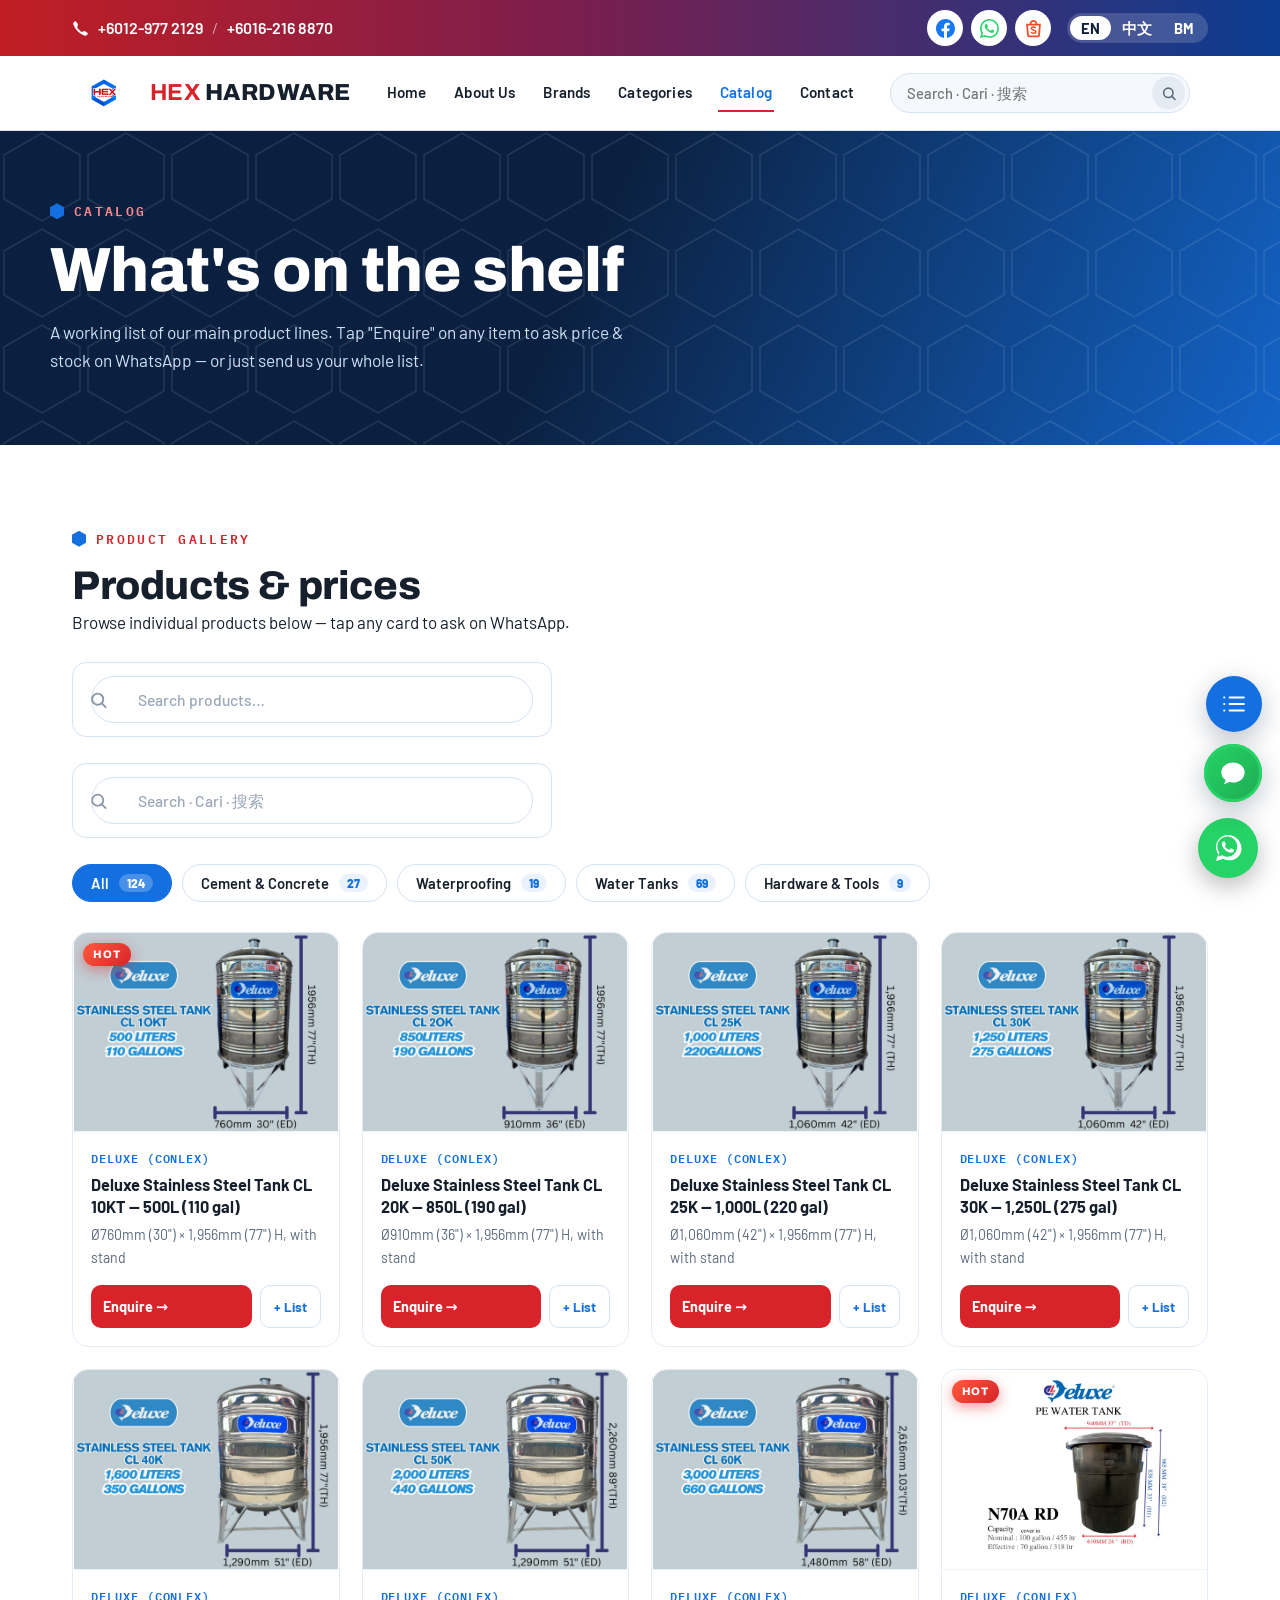
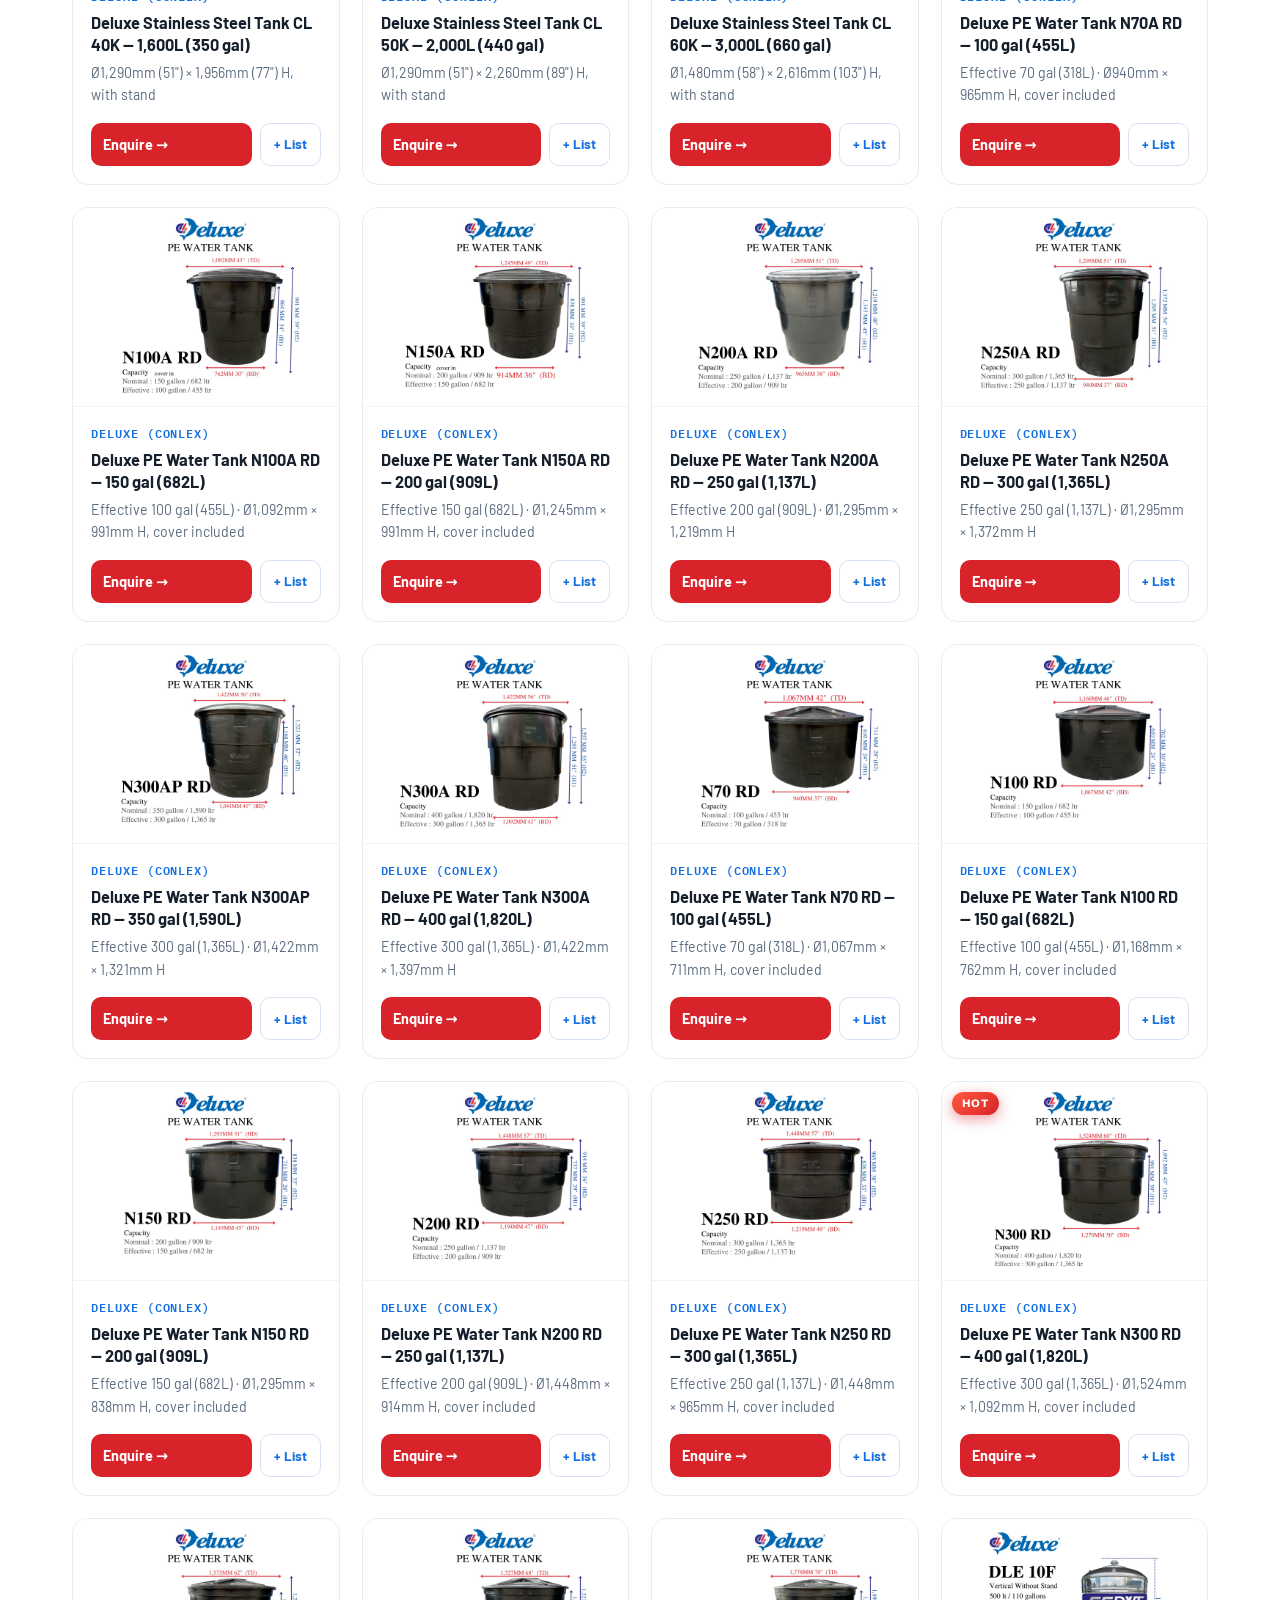
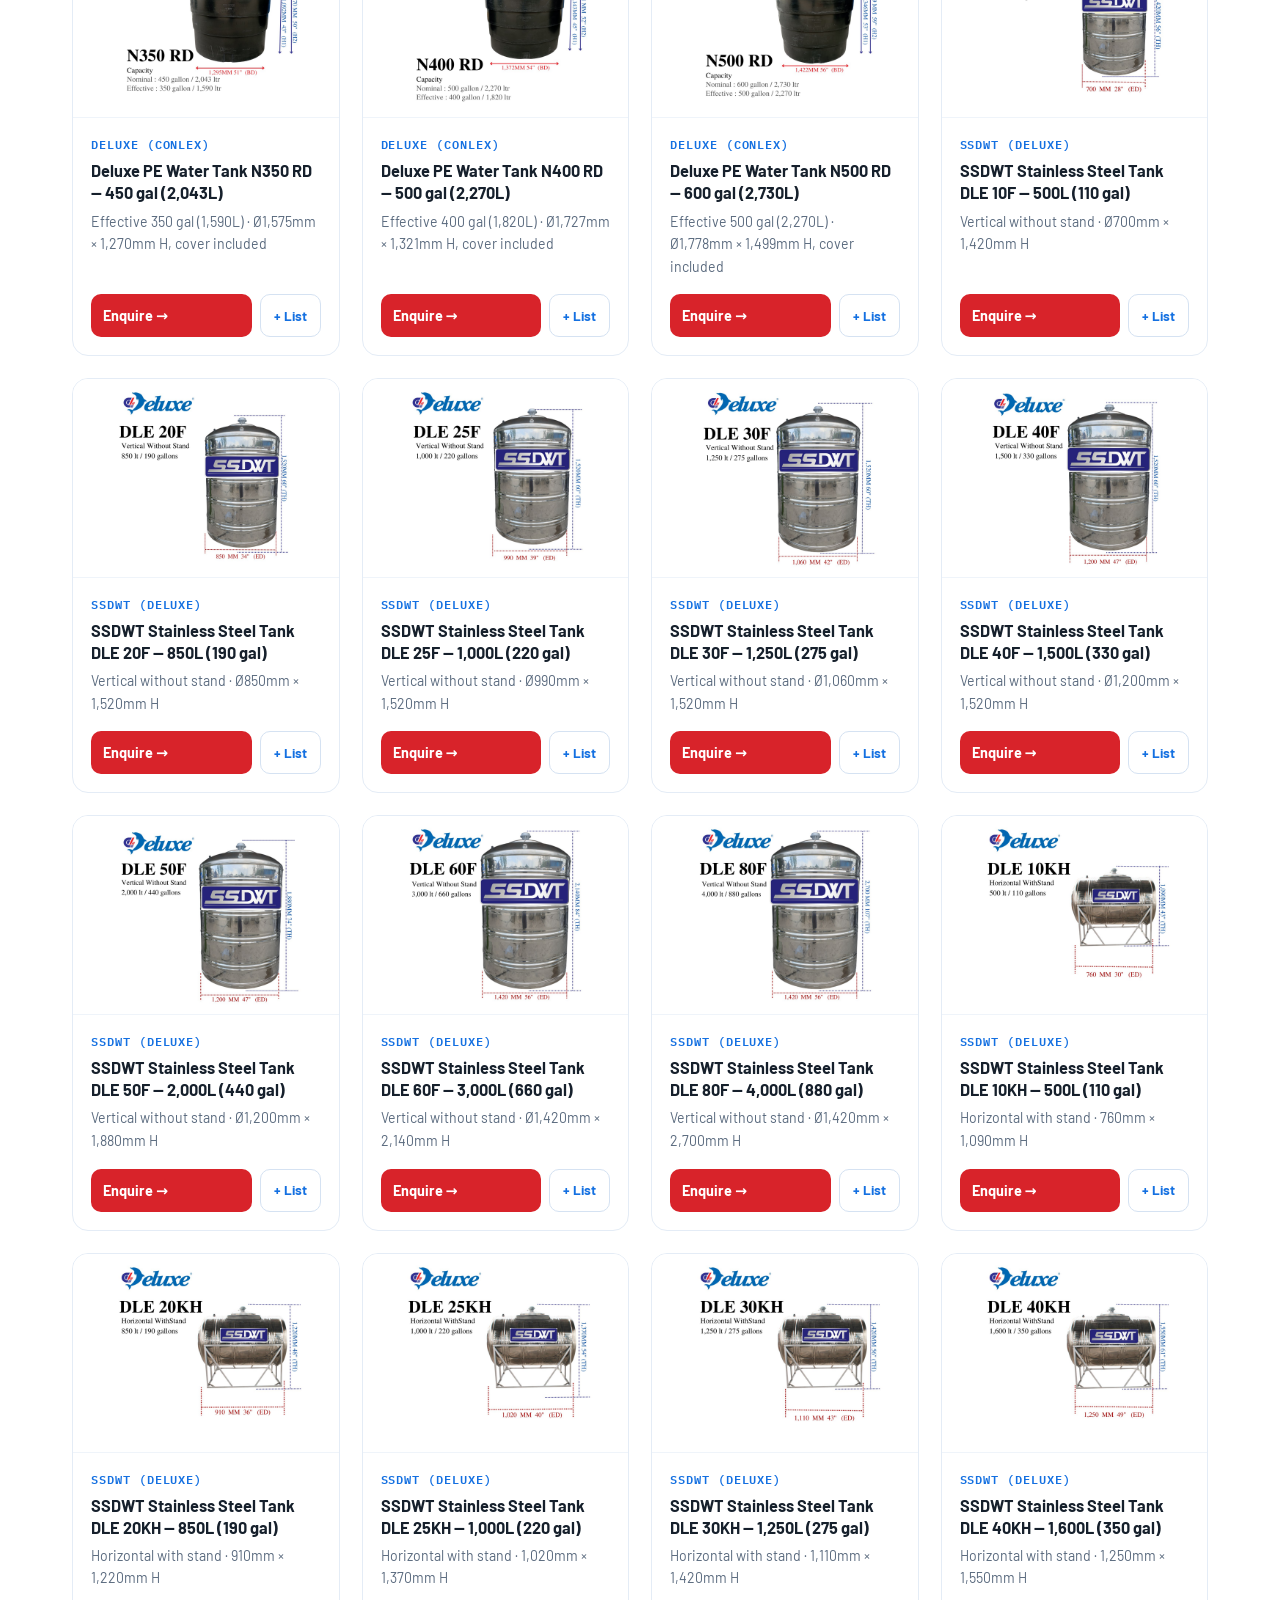
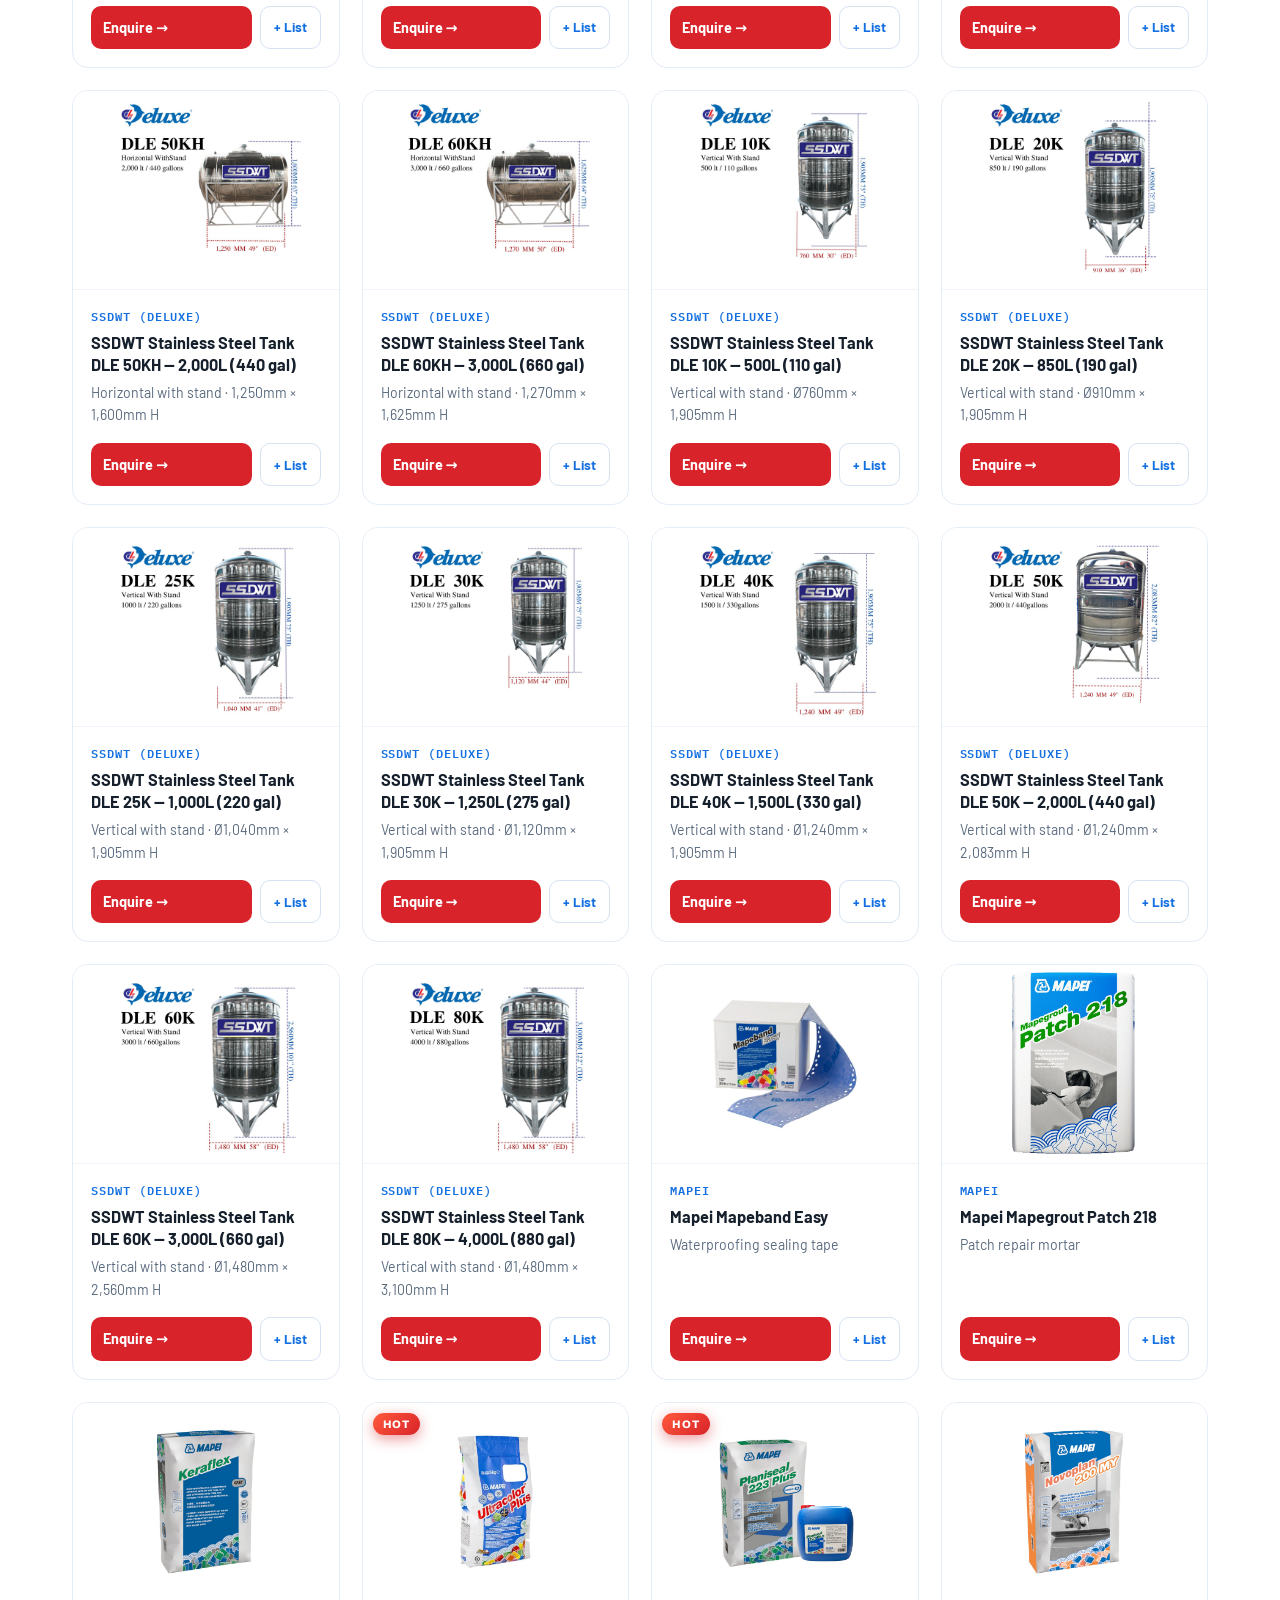
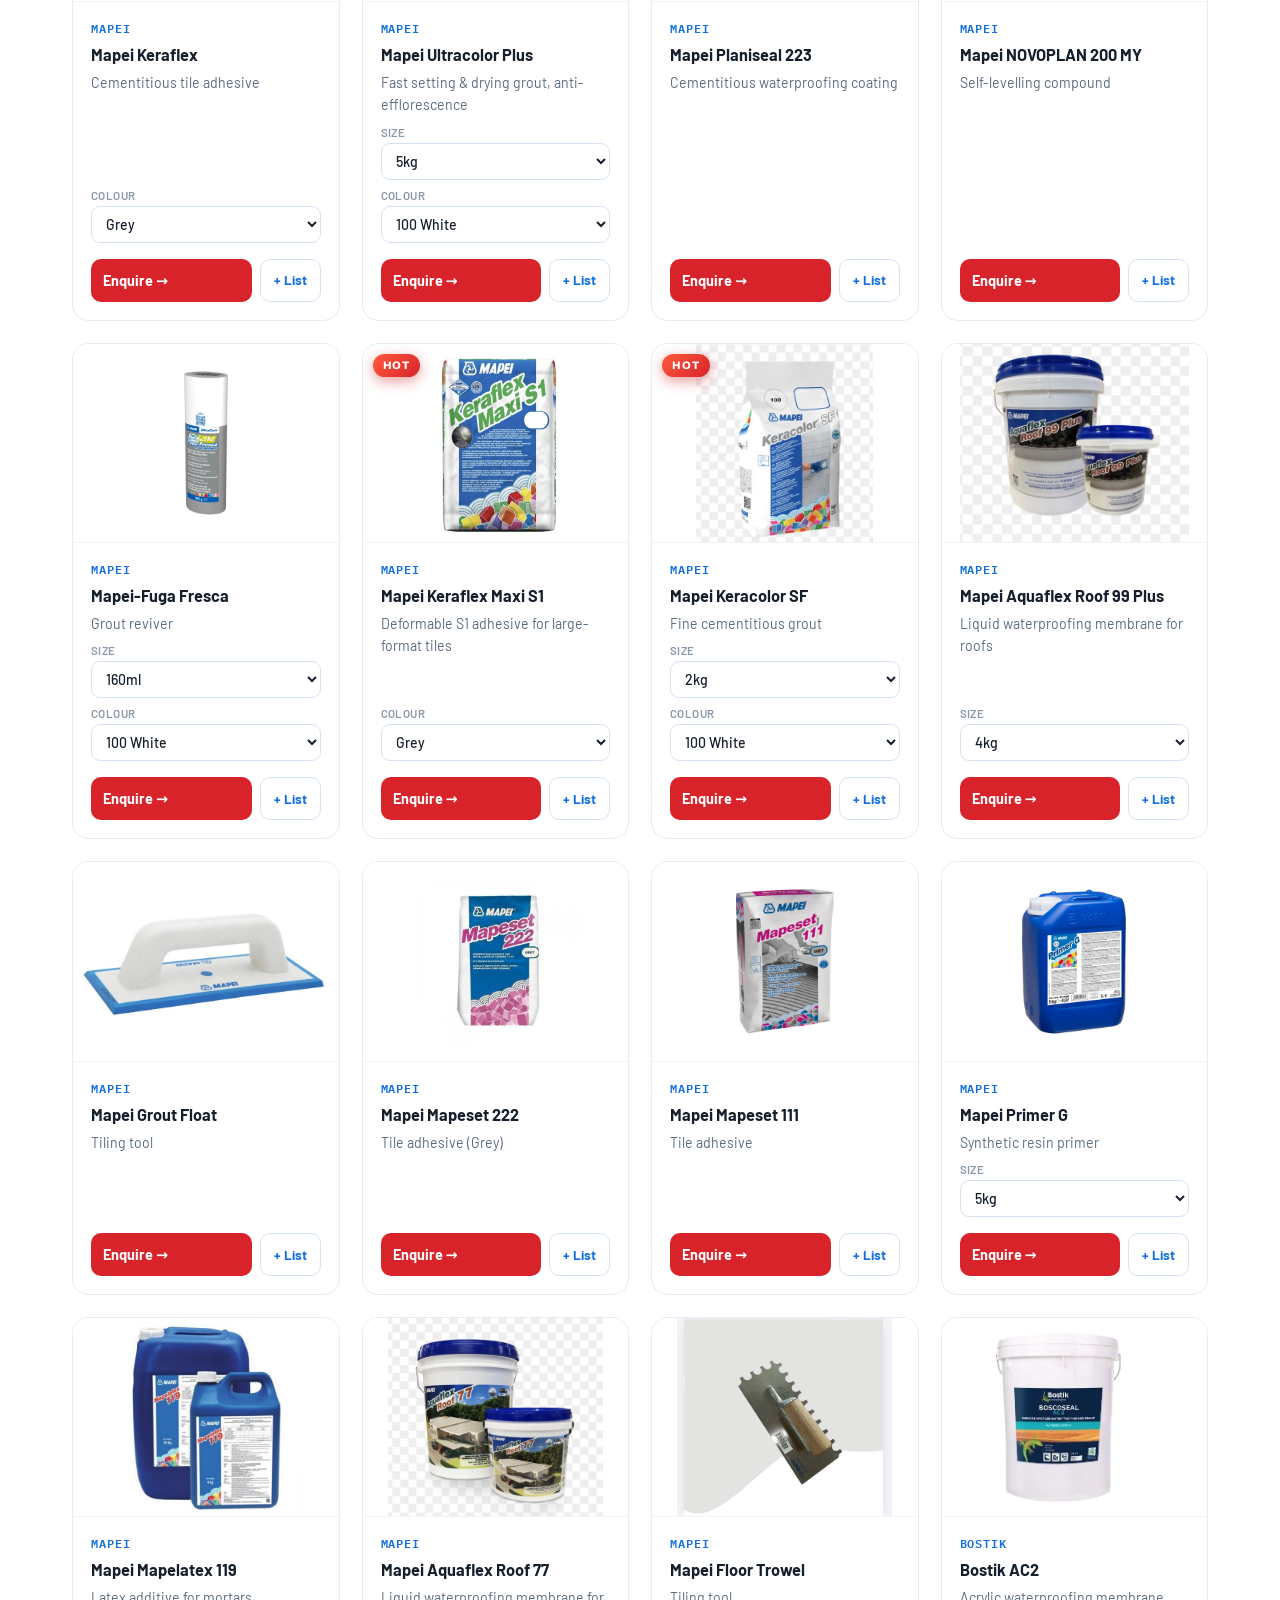
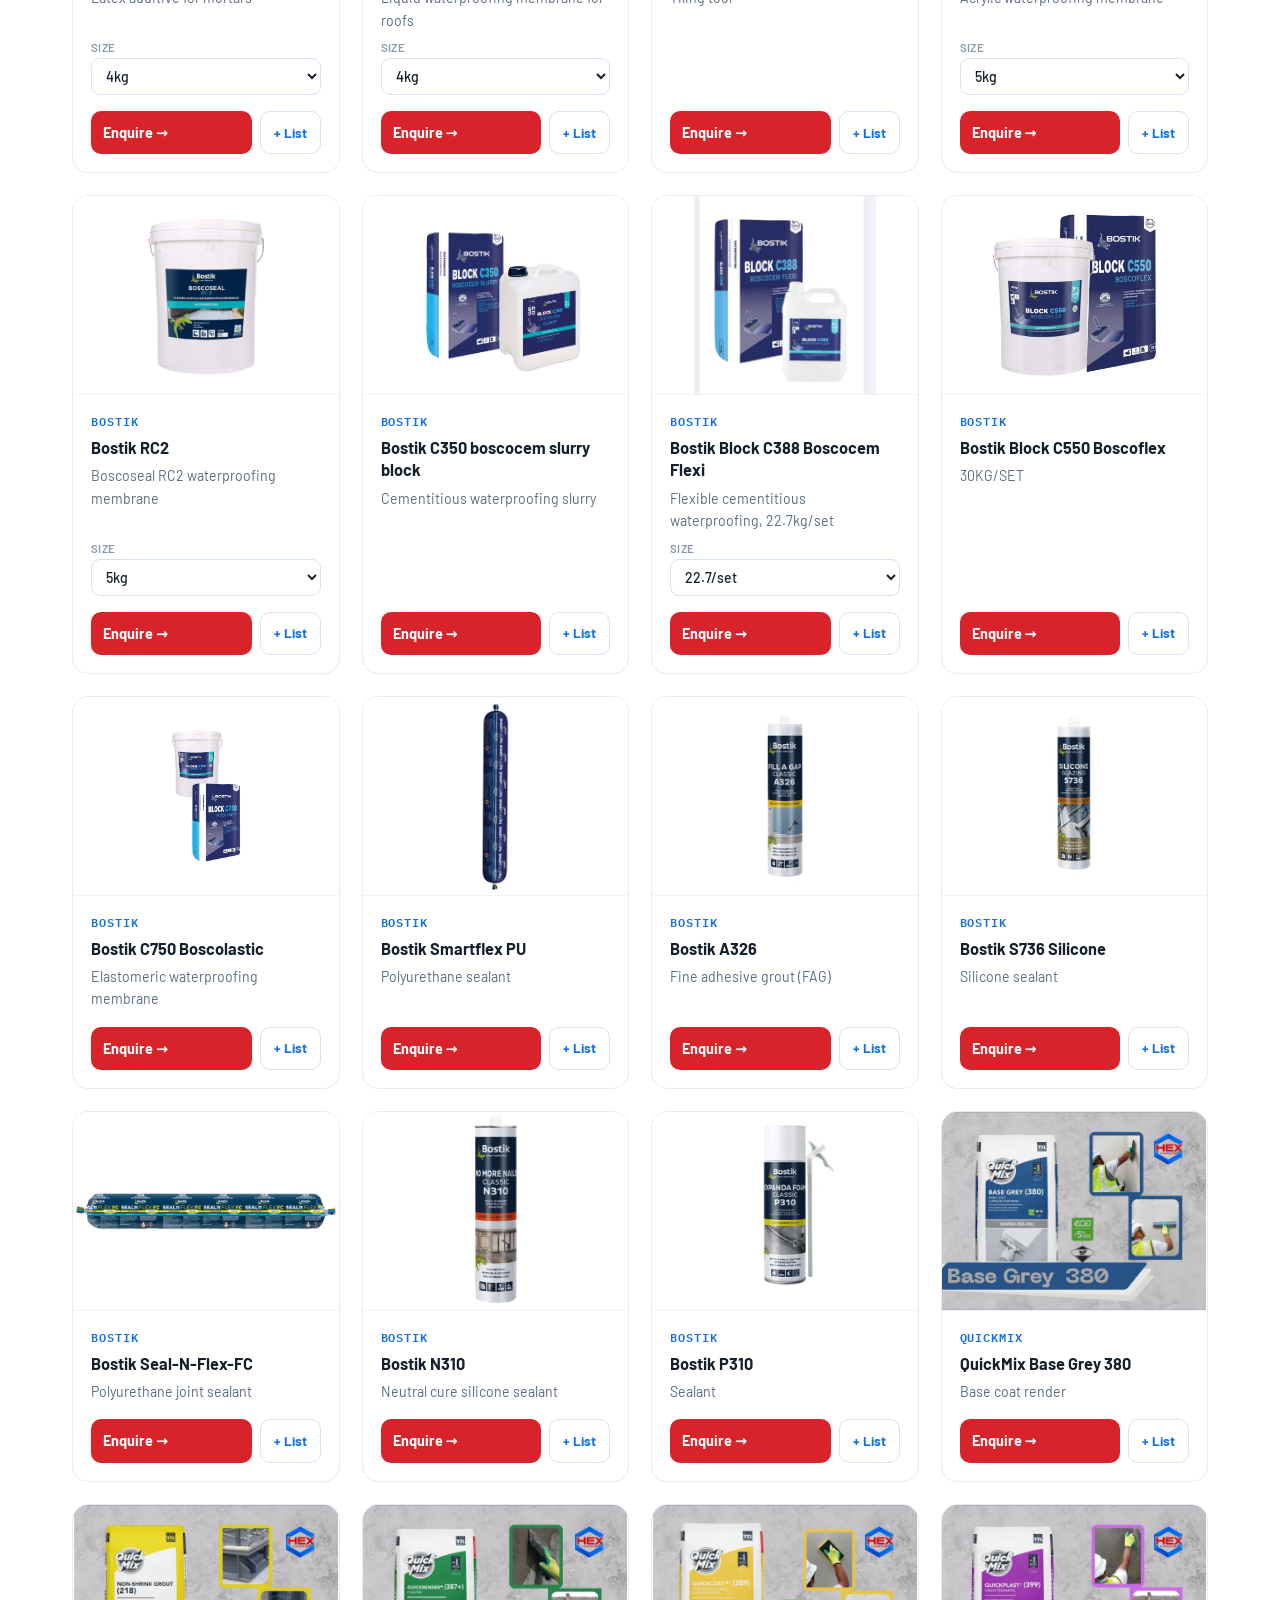
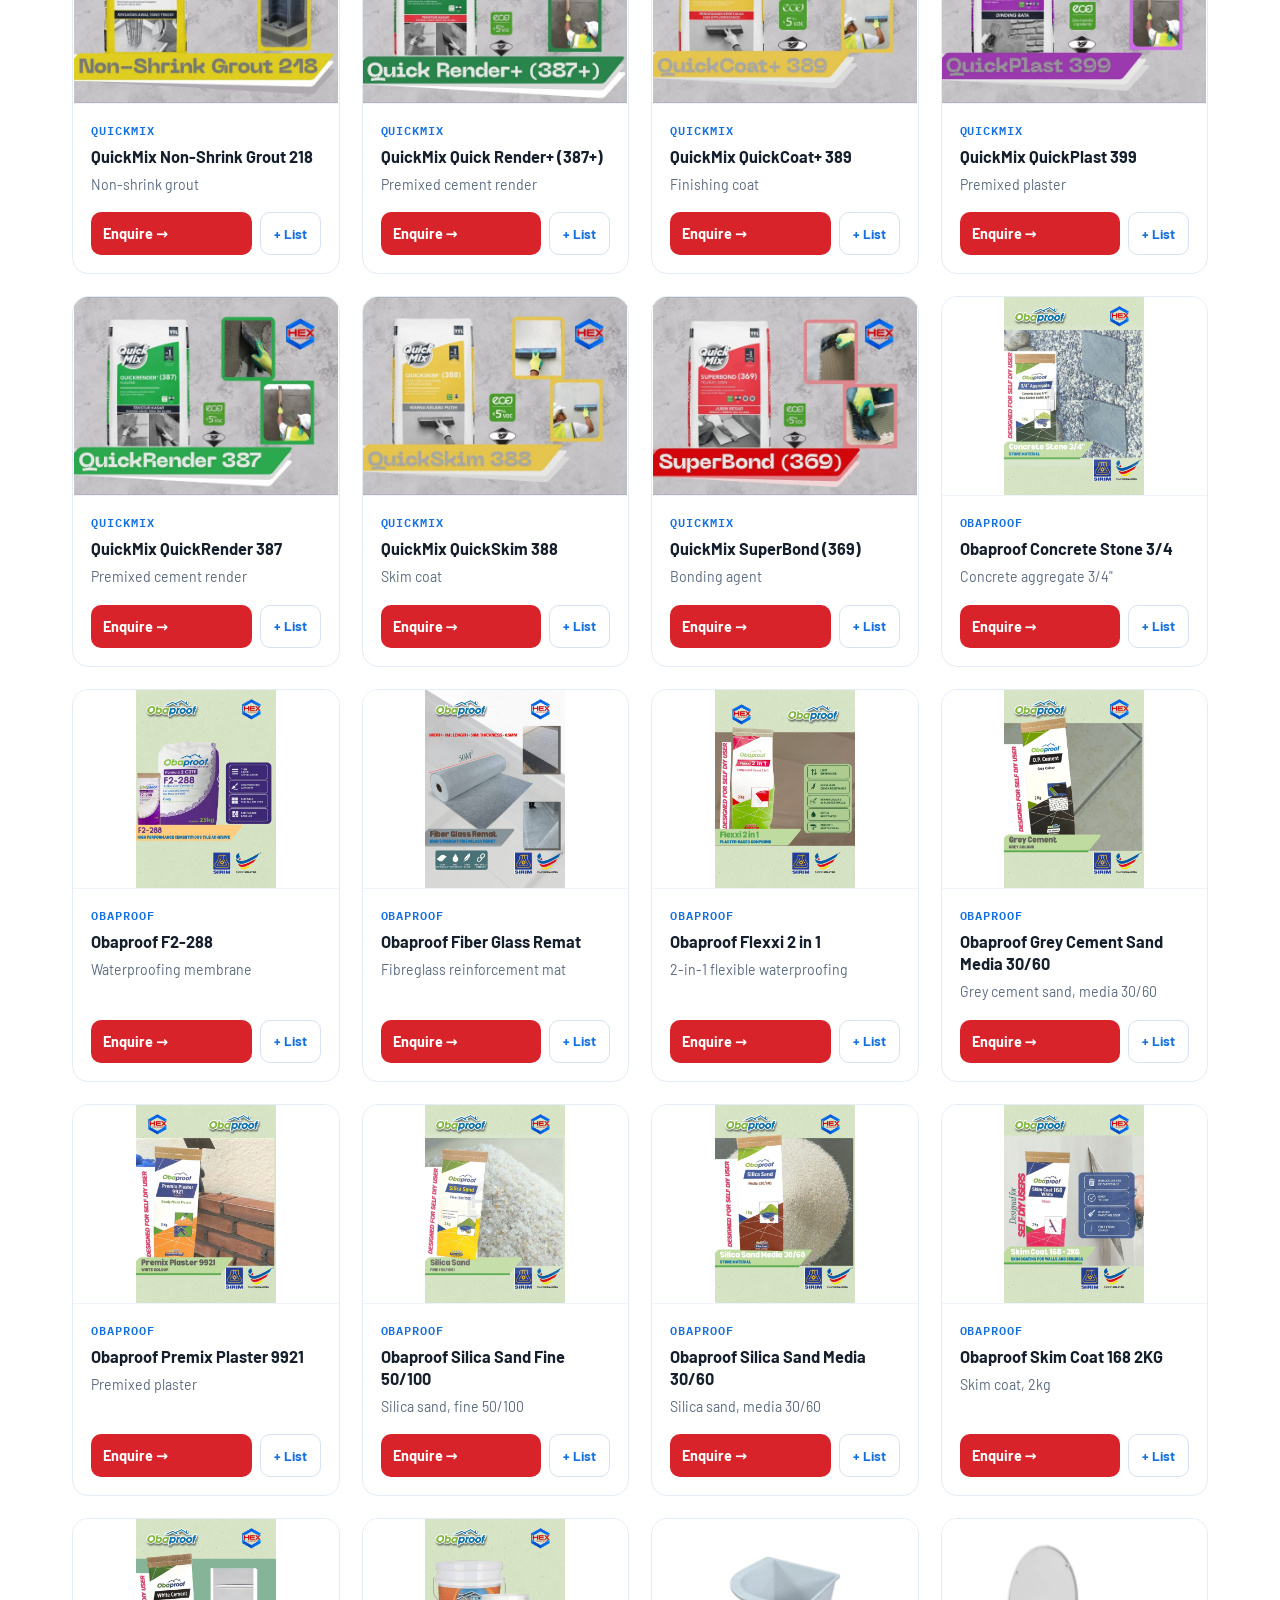
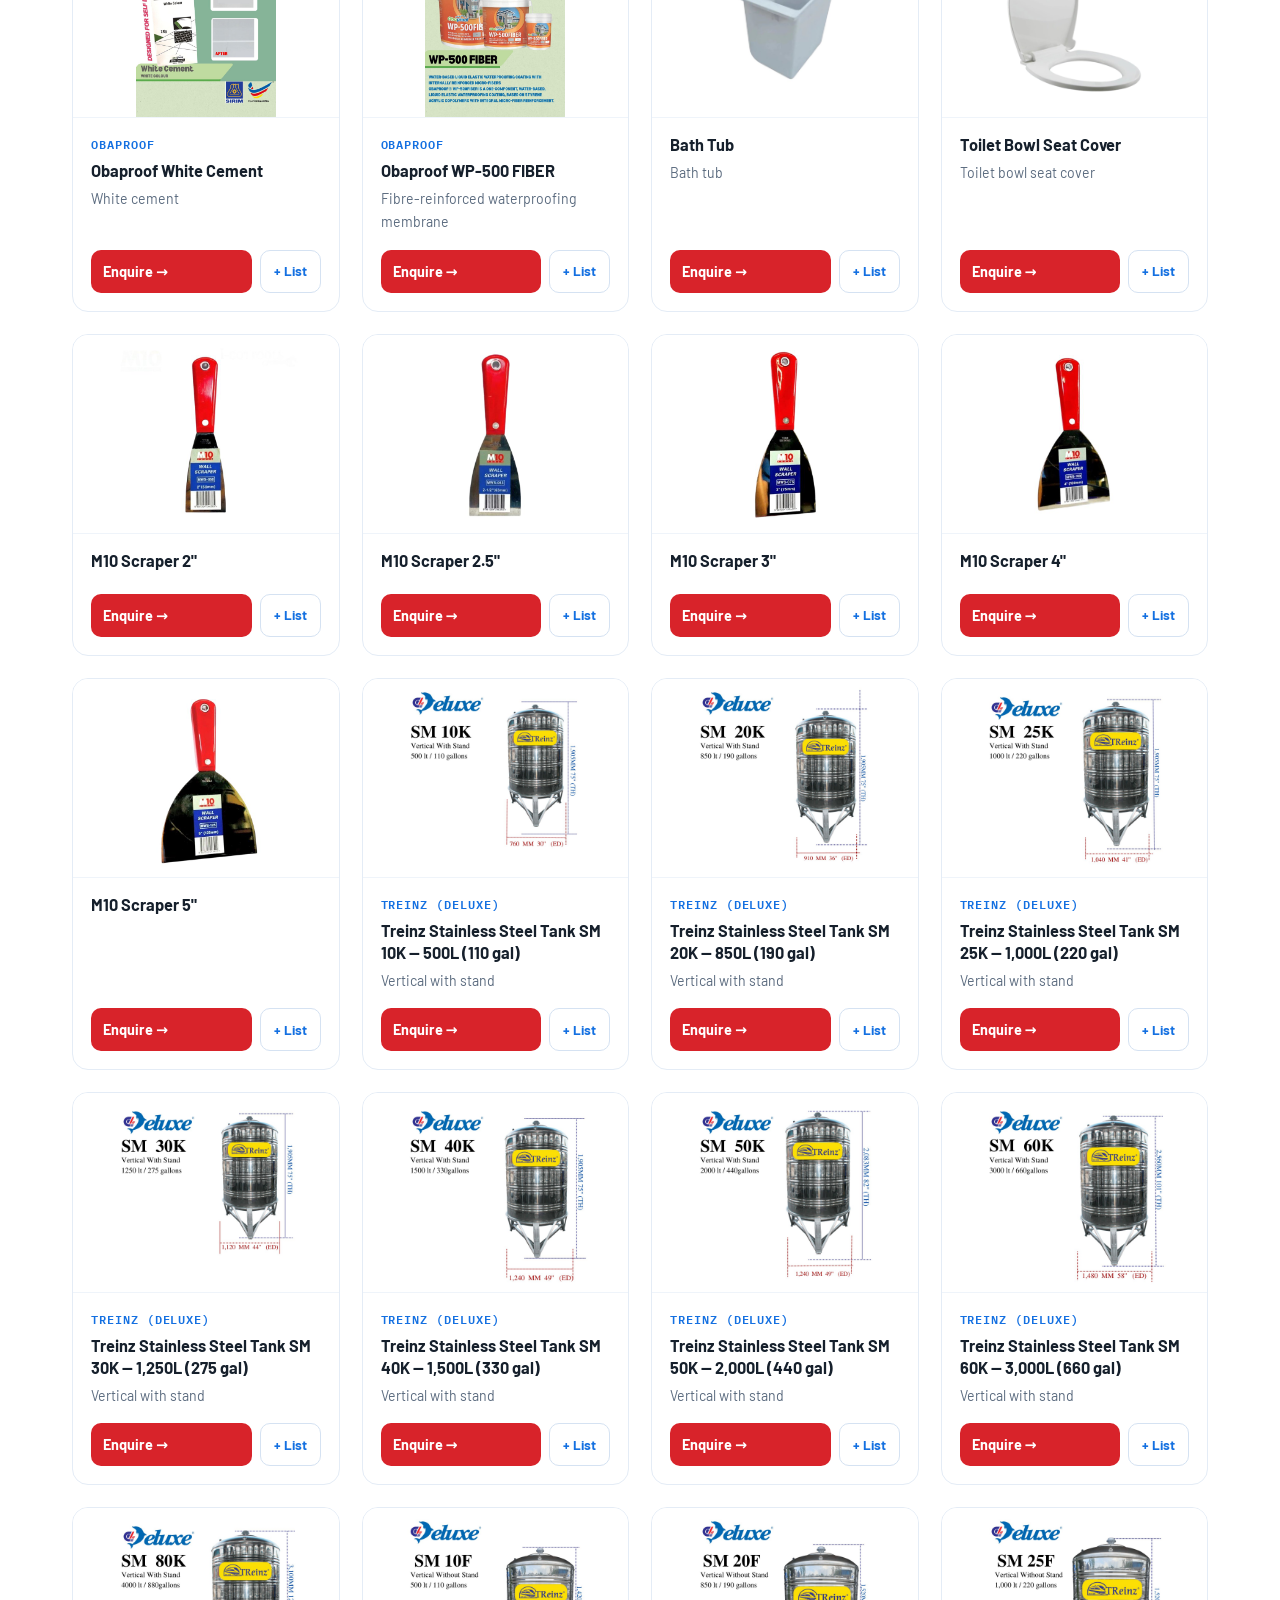
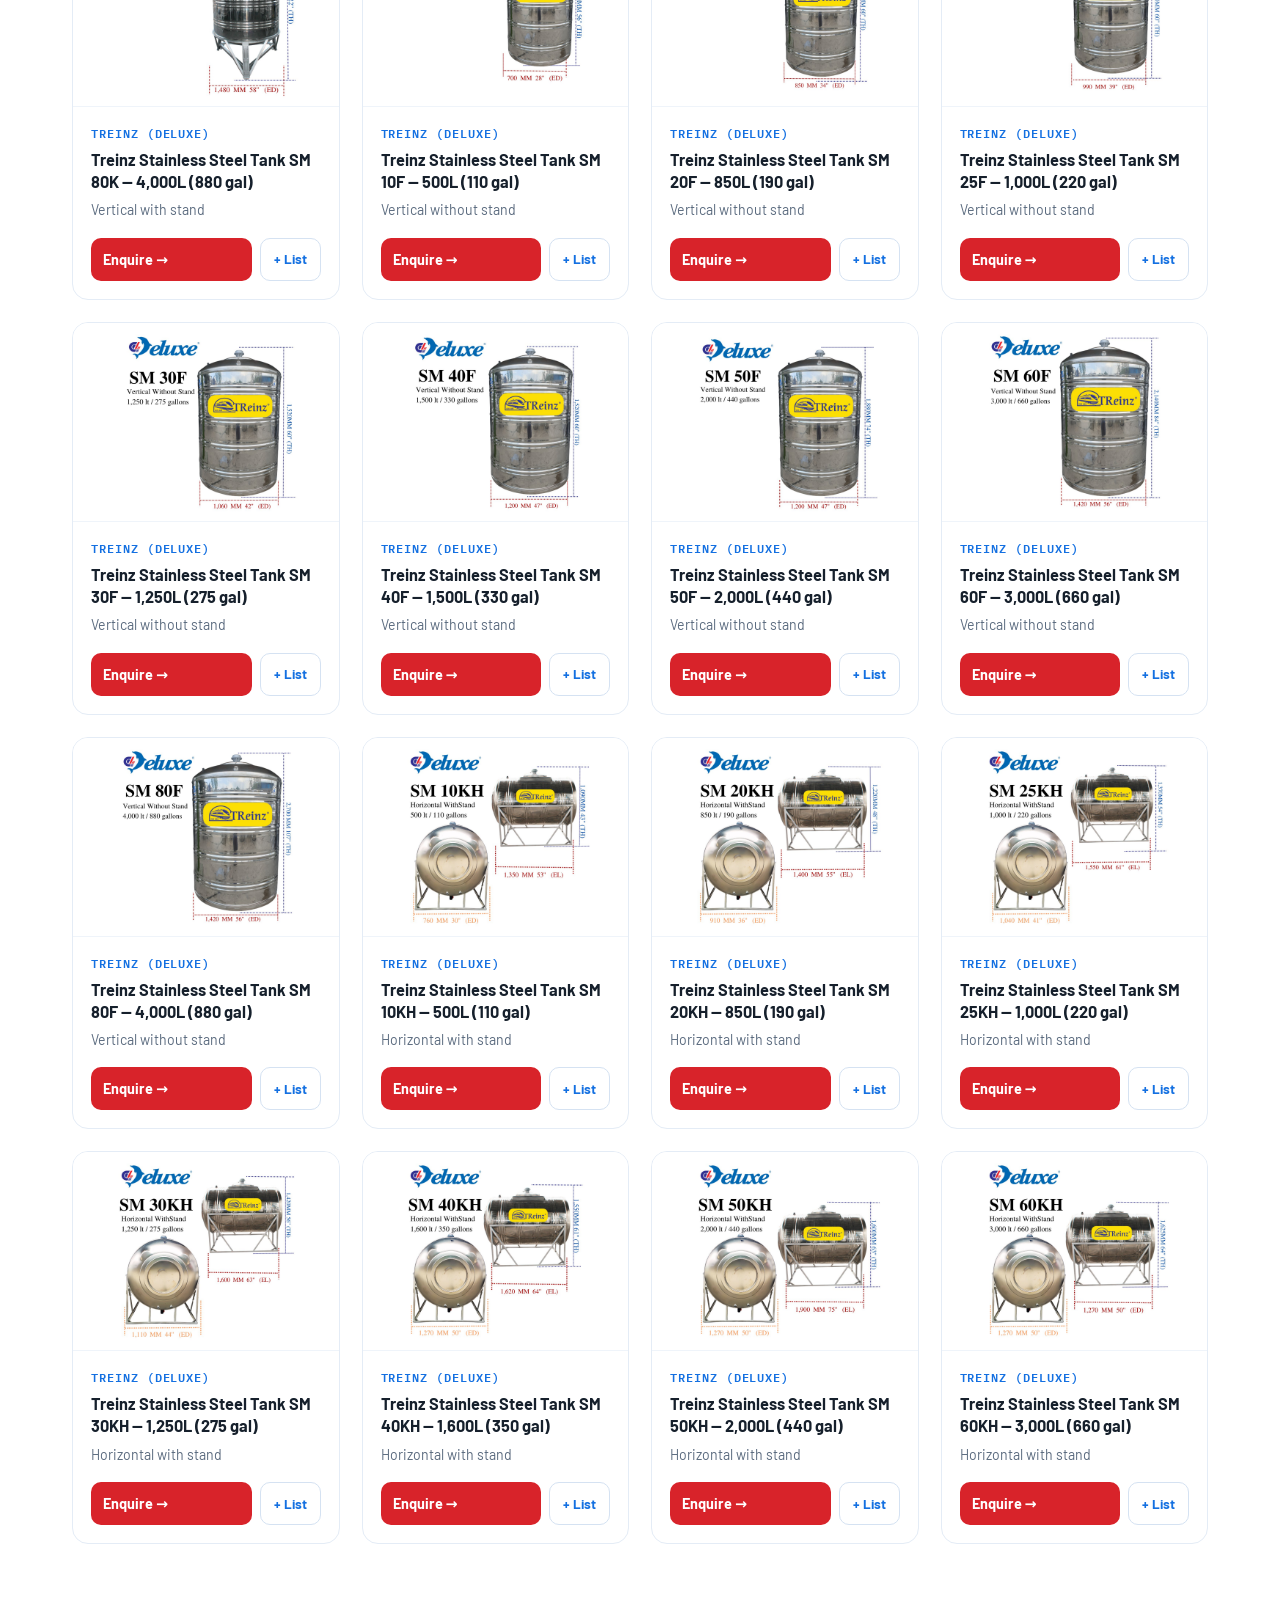
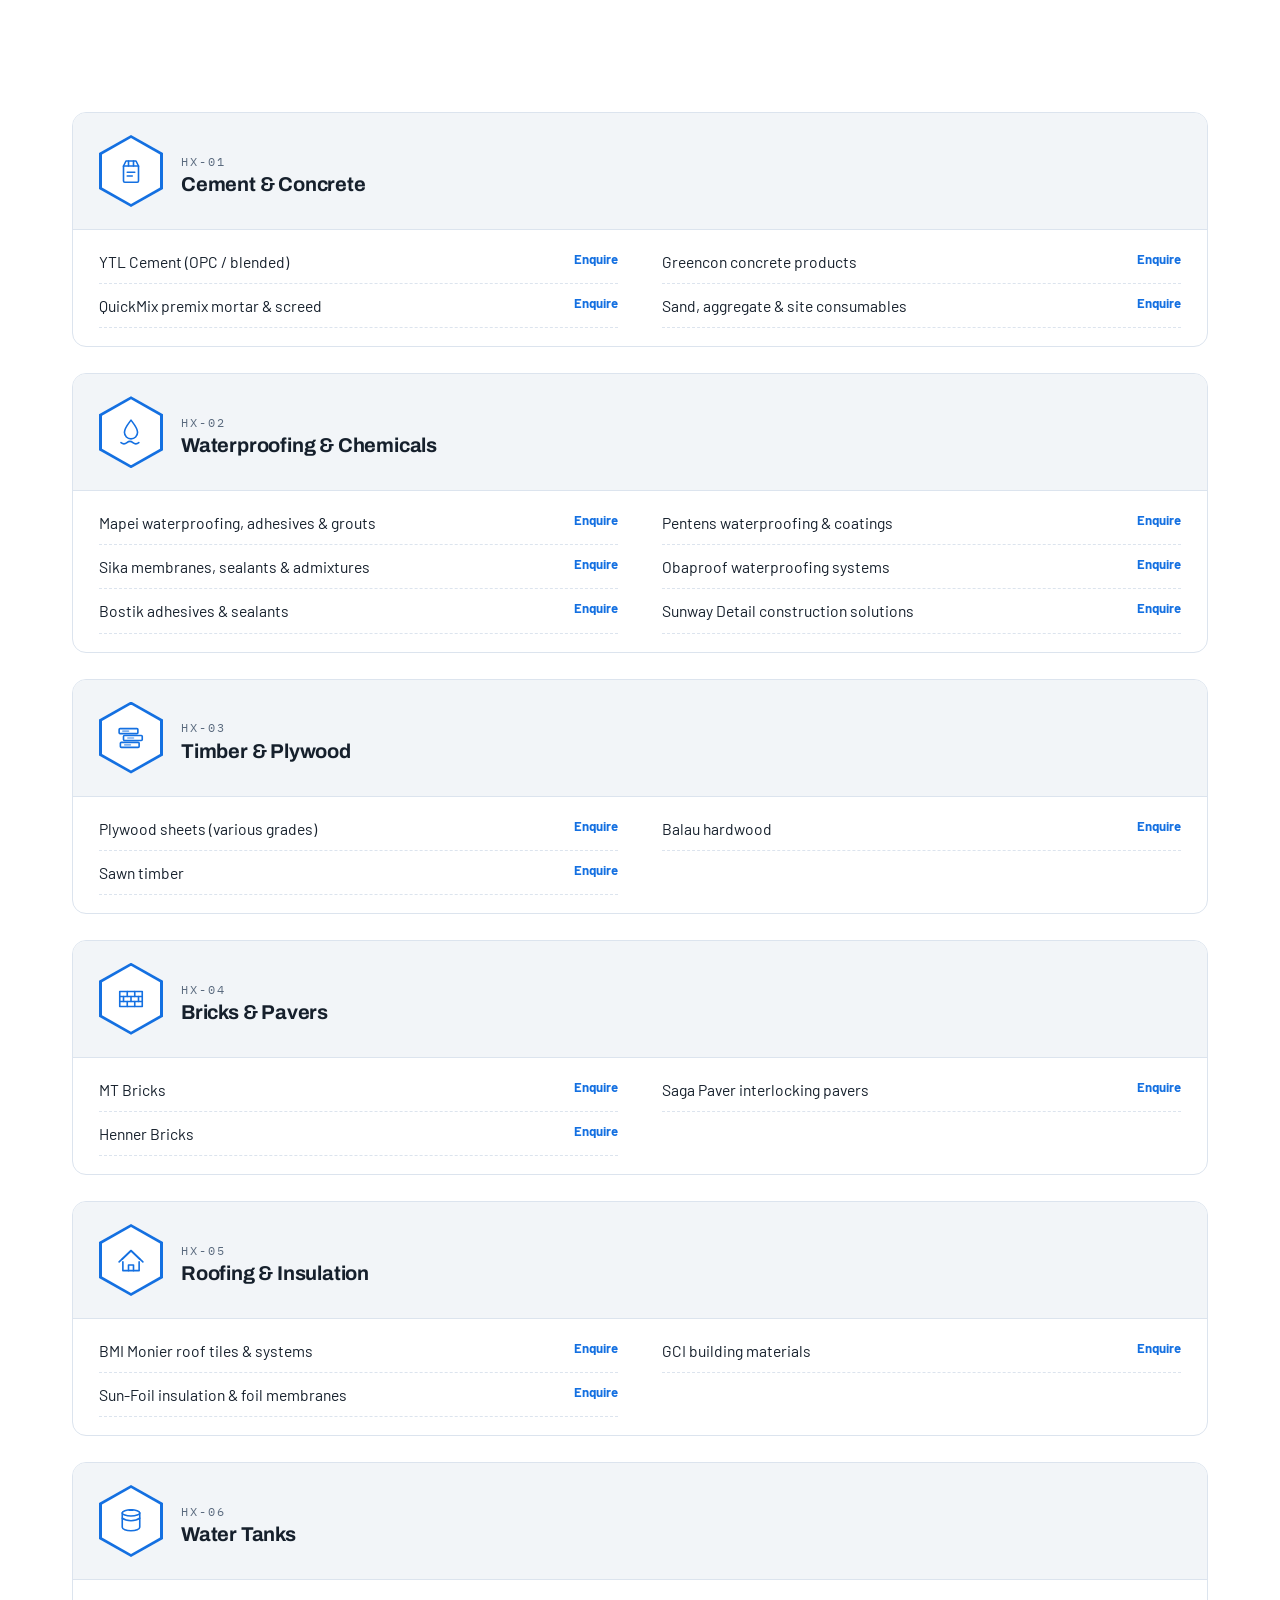
<file: catalog.html>
<!DOCTYPE html>
<html lang="en">
<head>
<meta charset="UTF-8">
<meta name="viewport" content="width=device-width, initial-scale=1.0">
<title>Building Materials & Hardware Catalog — Mapei, Sika, Deluxe Water Tank & More | HEX Hardware</title>
<meta name="description" content="Search HEX Hardware's full catalog: cement, waterproofing, water tanks, timber, bricks, roofing & hardware from Mapei, Sika, Bostik, Deluxe, YTL Cement and 15+ trusted brands.">
<link rel="canonical" href="https://www.hexhardware.com.my/catalog.html">
<link rel="alternate" hreflang="en" href="https://www.hexhardware.com.my/catalog.html">
<link rel="alternate" hreflang="x-default" href="https://www.hexhardware.com.my/catalog.html">

<meta property="og:type" content="website">
<meta property="og:site_name" content="HEX Hardware">
<meta property="og:title" content="Building Materials & Hardware Catalog — Mapei, Sika, Deluxe Water Tank & More | HEX Hardware">
<meta property="og:description" content="Search HEX Hardware's full catalog: cement, waterproofing, water tanks, timber, bricks, roofing & hardware from Mapei, Sika, Bostik, Deluxe, YTL Cement and 15+ trusted brands.">
<meta property="og:image" content="https://www.hexhardware.com.my/assets/og-image.jpg">
<meta property="og:url" content="https://www.hexhardware.com.my/catalog.html">
<meta property="og:locale" content="en_MY">
<meta name="twitter:card" content="summary_large_image">

<meta name="theme-color" content="#1470E1">
<link rel="icon" type="image/x-icon" href="assets/favicon.ico">
<link rel="icon" type="image/png" sizes="32x32" href="assets/favicon-32.png">
<link rel="icon" type="image/png" sizes="16x16" href="assets/favicon-16.png">
<link rel="apple-touch-icon" href="assets/apple-touch-icon.png">
<link rel="manifest" href="site.webmanifest">

<link rel="preconnect" href="https://fonts.googleapis.com">
<link rel="preconnect" href="https://fonts.gstatic.com" crossorigin>
<link href="https://fonts.googleapis.com/css2?family=Archivo:wght@700;800&family=Barlow:wght@400;500;600;700&family=IBM+Plex+Mono:wght@500;600&display=swap" rel="stylesheet">
<link rel="stylesheet" href="style.css?v=1784534218">
</head>
<body data-page="catalog">

<div class="topbar">
  <div class="wrap topbar-inner">
    <div class="topbar-phones">
      <svg viewBox="0 0 16 16" fill="currentColor" aria-hidden="true"><path d="M3.654 1.328a.678.678 0 0 0-1.015-.063L1.605 2.3c-.483.484-.661 1.169-.45 1.77a17.6 17.6 0 0 0 4.168 6.608 17.6 17.6 0 0 0 6.608 4.168c.601.211 1.286.033 1.77-.45l1.034-1.034a.678.678 0 0 0-.063-1.015l-2.307-1.794a.68.68 0 0 0-.58-.122l-2.19.547a1.75 1.75 0 0 1-1.657-.459L5.482 8.062a1.75 1.75 0 0 1-.46-1.657l.548-2.19a.68.68 0 0 0-.122-.58z"/></svg>
      <a href="tel:+60129772129">+6012-977 2129</a><span class="sep">/</span><a href="tel:+60162168870">+6016-216 8870</a>
    </div>
    <div class="topbar-right">
      <div class="topbar-social">
        <a class="tb-fb" aria-label="Facebook" href="https://www.facebook.com/profile.php?id=61582718126496" target="_blank" rel="noopener"><svg viewBox="0 0 16 16" fill="currentColor" aria-hidden="true"><path d="M16 8.049c0-4.446-3.582-8.05-8-8.05C3.58 0-.002 3.603-.002 8.05c0 4.017 2.926 7.347 6.75 7.951v-5.625h-2.03V8.05H6.75V6.275c0-2.017 1.195-3.131 3.022-3.131.876 0 1.791.157 1.791.157v1.98h-1.009c-.993 0-1.303.621-1.303 1.258v1.51h2.218l-.354 2.326H9.25V16c3.824-.604 6.75-3.934 6.75-7.951"/></svg></a>
        <a class="tb-wa" aria-label="WhatsApp" href="https://wa.me/60129772129" target="_blank" rel="noopener"><svg viewBox="0 0 16 16" fill="currentColor" aria-hidden="true"><path d="M13.601 2.326A7.85 7.85 0 0 0 7.994 0C3.627 0 .068 3.558.064 7.926c0 1.399.366 2.76 1.057 3.965L0 16l4.204-1.102a7.9 7.9 0 0 0 3.79.965h.004c4.368 0 7.926-3.558 7.93-7.93A7.9 7.9 0 0 0 13.6 2.326zM7.994 14.521a6.6 6.6 0 0 1-3.356-.92l-.24-.144-2.494.654.666-2.433-.156-.251a6.56 6.56 0 0 1-1.007-3.505c0-3.626 2.957-6.584 6.591-6.584a6.56 6.56 0 0 1 4.66 1.931 6.56 6.56 0 0 1 1.928 4.66c-.004 3.639-2.961 6.592-6.592 6.592m3.615-4.934c-.197-.099-1.17-.578-1.353-.646-.182-.065-.315-.099-.445.099-.133.197-.513.646-.627.775-.114.133-.232.148-.43.05-.197-.1-.836-.308-1.592-.985-.59-.525-.985-1.175-1.103-1.372-.114-.198-.011-.304.088-.403.087-.088.197-.232.296-.346.1-.114.133-.198.198-.33.065-.134.034-.248-.015-.347-.05-.099-.445-1.076-.612-1.47-.16-.389-.323-.335-.445-.34-.114-.007-.247-.007-.38-.007a.73.73 0 0 0-.529.247c-.182.198-.691.677-.691 1.654s.71 1.916.81 2.049c.098.133 1.394 2.132 3.383 2.992.47.205.84.326 1.129.418.475.152.904.129 1.246.08.38-.058 1.171-.48 1.338-.943.164-.464.164-.86.114-.943-.049-.084-.182-.133-.38-.232"/></svg></a>
        <a class="tb-sp" aria-label="Shopee" href="https://shopee.com.my/hexhardware" target="_blank" rel="noopener"><svg viewBox="0 0 16 16" fill="none" stroke="currentColor" stroke-width="1.5" aria-hidden="true"><path d="M2.6 4.8h10.8l-.75 9a1 1 0 0 1-1 .9H4.35a1 1 0 0 1-1-.9z"/><path d="M5.4 4.6a2.6 3 0 0 1 5.2 0"/><path d="M9.8 7.6c-.3-.5-1-.8-1.8-.8-1 0-1.8.5-1.8 1.2 0 1.8 3.8.8 3.8 2.7 0 .8-.9 1.3-2 1.3-.9 0-1.7-.4-2-.9" stroke-width="1.2"/></svg></a>
      </div>
      <div class="lang-switch" role="group" aria-label="Language">
        <button type="button" data-lang="en" class="active">EN</button>
        <button type="button" data-lang="zh">中文</button>
        <button type="button" data-lang="ms">BM</button>
      </div>
    </div>
  </div>
</div>
<header class="site-header">
  <div class="wrap nav">
    <a class="nav-logo" href="index.html">
      <img src="assets/logo.png" alt="HEX Hardware logo">
      <span><b>HEX</b> HARDWARE</span>
    </a>
    <a class="nav-search-icon" href="catalog.html" aria-label="Search products"><svg viewBox="0 0 24 24" fill="none" stroke="currentColor" stroke-width="2.4" stroke-linecap="round"><circle cx="11" cy="11" r="7"/><path d="M21 21l-5-5"/></svg></a>
    <button class="nav-toggle" aria-label="Open menu" onclick="document.querySelector('.nav-links').classList.toggle('open')">☰</button>
    <nav class="nav-links">
      <a href="index.html" data-page="home">Home</a>
      <a href="about.html" data-page="about">About Us</a>
      <a href="brands.html" data-page="brands">Brands</a>
      <a href="categories.html" data-page="categories">Categories</a>
      <a href="catalog.html" data-page="catalog">Catalog</a>
      <a href="contact.html" data-page="contact">Contact</a>
    </nav>
  </div>
</header>
<section class="page-hero">
  <div class="hero-hexes"></div>
  <div class="wrap inner">
    <div class="eyebrow" style="color:#FF8A8F">CATALOG</div>
    <h1>What's on the shelf</h1>
    <p>A working list of our main product lines. Tap "Enquire" on any item to ask price &amp; stock on WhatsApp — or just send us your whole list.</p>
  </div>
</section>

<section class="section" id="products">
  <div class="wrap">
    <div class="eyebrow">PRODUCT GALLERY</div>
    <h2>Products &amp; prices</h2>
    <p class="section-sub">Browse individual products below — tap any card to ask on WhatsApp.</p>
    <div class="prod-search">
      <svg viewBox="0 0 24 24" fill="none" stroke="currentColor" stroke-width="2.4" stroke-linecap="round" aria-hidden="true"><circle cx="11" cy="11" r="7"/><path d="M21 21l-4.5-4.5"/></svg>
      <input type="search" id="prodSearch" placeholder="Search products\u2026" autocomplete="off">
    </div>
    <div class="prod-search" id="prodSearchWrap">
      <svg viewBox="0 0 24 24" fill="none" stroke="currentColor" stroke-width="2.2" stroke-linecap="round"><circle cx="11" cy="11" r="7"/><path d="M21 21l-5-5"/></svg>
      <input type="search" id="prodSearch" placeholder="Search · Cari · 搜索" autocomplete="off">
      <button type="button" class="clear-x" id="prodSearchClear" aria-label="Clear">✕</button>
    </div>
    <div class="prod-filters" id="prodFilters"></div>
    <div class="prod-filters sub" id="prodSubFilters"></div>
    <div class="prod-grid" id="prodGrid"></div>
  </div>
</section>

<section class="section">
  <div class="wrap">

    <div class="cat-block" id="cement">
      <header><div class="pict-hex"><i><svg viewBox="0 0 48 48" fill="none" stroke="currentColor" stroke-width="2.6" stroke-linecap="round" stroke-linejoin="round" aria-hidden="true"><path d="M12 16h24v24a2 2 0 0 1-2 2H14a2 2 0 0 1-2-2V16z"/><path d="M12 16l4-8h16l4 8"/><path d="M20 8v8M28 8v8"/><path d="M18 26h12M18 32h8"/></svg></i></div><div><span class="code">HX-01</span><h3>Cement &amp; Concrete</h3></div></header>
      <ul class="cat-items">
        <li><span>YTL Cement (OPC / blended)</span> <a href="https://wa.me/60129772129?text=Hi%20HEX%20Hardware%2C%20I%27d%20like%20to%20enquire%20about%20YTL%20Cement" target="_blank" rel="noopener">Enquire</a></li>
        <li><span>QuickMix premix mortar &amp; screed</span> <a href="https://wa.me/60129772129?text=Hi%20HEX%20Hardware%2C%20enquiry%3A%20QuickMix" target="_blank" rel="noopener">Enquire</a></li>
        <li><span>Greencon concrete products</span> <a href="https://wa.me/60129772129?text=Hi%20HEX%20Hardware%2C%20enquiry%3A%20Greencon" target="_blank" rel="noopener">Enquire</a></li>
        <li><span>Sand, aggregate &amp; site consumables</span> <a href="https://wa.me/60129772129?text=Hi%20HEX%20Hardware%2C%20enquiry%3A%20sand%20%2F%20aggregate" target="_blank" rel="noopener">Enquire</a></li>
      </ul>
    </div>

    <div class="cat-block" id="waterproofing">
      <header><div class="pict-hex"><i><svg viewBox="0 0 48 48" fill="none" stroke="currentColor" stroke-width="2.6" stroke-linecap="round" stroke-linejoin="round" aria-hidden="true"><path d="M24 5c6 8 10.5 13 10.5 19.5a10.5 10.5 0 1 1-21 0C13.5 18 18 13 24 5z"/><path d="M8 41c3 2.4 6.5 2.4 9.5 0s6.5-2.4 9.5 0 6.5 2.4 9.5 0"/></svg></i></div><div><span class="code">HX-02</span><h3>Waterproofing &amp; Chemicals</h3></div></header>
      <ul class="cat-items">
        <li><span>Mapei waterproofing, adhesives &amp; grouts</span> <a href="https://wa.me/60129772129?text=Hi%20HEX%20Hardware%2C%20enquiry%3A%20Mapei" target="_blank" rel="noopener">Enquire</a></li>
        <li><span>Sika membranes, sealants &amp; admixtures</span> <a href="https://wa.me/60129772129?text=Hi%20HEX%20Hardware%2C%20enquiry%3A%20Sika" target="_blank" rel="noopener">Enquire</a></li>
        <li><span>Bostik adhesives &amp; sealants</span> <a href="https://wa.me/60129772129?text=Hi%20HEX%20Hardware%2C%20enquiry%3A%20Bostik" target="_blank" rel="noopener">Enquire</a></li>
        <li><span>Pentens waterproofing &amp; coatings</span> <a href="https://wa.me/60129772129?text=Hi%20HEX%20Hardware%2C%20enquiry%3A%20Pentens" target="_blank" rel="noopener">Enquire</a></li>
        <li><span>Obaproof waterproofing systems</span> <a href="https://wa.me/60129772129?text=Hi%20HEX%20Hardware%2C%20enquiry%3A%20Obaproof" target="_blank" rel="noopener">Enquire</a></li>
        <li><span>Sunway Detail construction solutions</span> <a href="https://wa.me/60129772129?text=Hi%20HEX%20Hardware%2C%20enquiry%3A%20Sunway%20Detail" target="_blank" rel="noopener">Enquire</a></li>
      </ul>
    </div>

    <div class="cat-block" id="timber">
      <header><div class="pict-hex"><i><svg viewBox="0 0 48 48" fill="none" stroke="currentColor" stroke-width="2.6" stroke-linecap="round" stroke-linejoin="round" aria-hidden="true"><rect x="5" y="9" width="30" height="8" rx="1.5"/><rect x="12" y="20" width="30" height="8" rx="1.5"/><rect x="7" y="31" width="30" height="8" rx="1.5"/><path d="M11 13h9M19 24h9M14 35h9" opacity=".55"/></svg></i></div><div><span class="code">HX-03</span><h3>Timber &amp; Plywood</h3></div></header>
      <ul class="cat-items">
        <li><span>Plywood sheets (various grades)</span> <a href="https://wa.me/60129772129?text=Hi%20HEX%20Hardware%2C%20enquiry%3A%20plywood" target="_blank" rel="noopener">Enquire</a></li>
        <li><span>Sawn timber</span> <a href="https://wa.me/60129772129?text=Hi%20HEX%20Hardware%2C%20enquiry%3A%20timber" target="_blank" rel="noopener">Enquire</a></li>
        <li><span>Balau hardwood</span> <a href="https://wa.me/60129772129?text=Hi%20HEX%20Hardware%2C%20enquiry%3A%20Balau" target="_blank" rel="noopener">Enquire</a></li>
      </ul>
    </div>

    <div class="cat-block" id="bricks">
      <header><div class="pict-hex"><i><svg viewBox="0 0 48 48" fill="none" stroke="currentColor" stroke-width="2.6" stroke-linecap="round" stroke-linejoin="round" aria-hidden="true"><rect x="6" y="12" width="36" height="24"/><path d="M6 20h36M6 28h36"/><path d="M18 12v8M30 12v8M12 20v8M24 20v8M36 20v8M18 28v8M30 28v8"/></svg></i></div><div><span class="code">HX-04</span><h3>Bricks &amp; Pavers</h3></div></header>
      <ul class="cat-items">
        <li><span>MT Bricks</span> <a href="https://wa.me/60129772129?text=Hi%20HEX%20Hardware%2C%20enquiry%3A%20MT%20Bricks" target="_blank" rel="noopener">Enquire</a></li>
        <li><span>Henner Bricks</span> <a href="https://wa.me/60129772129?text=Hi%20HEX%20Hardware%2C%20enquiry%3A%20Henner%20Bricks" target="_blank" rel="noopener">Enquire</a></li>
        <li><span>Saga Paver interlocking pavers</span> <a href="https://wa.me/60129772129?text=Hi%20HEX%20Hardware%2C%20enquiry%3A%20Saga%20Paver" target="_blank" rel="noopener">Enquire</a></li>
      </ul>
    </div>

    <div class="cat-block" id="roofing">
      <header><div class="pict-hex"><i><svg viewBox="0 0 48 48" fill="none" stroke="currentColor" stroke-width="2.6" stroke-linecap="round" stroke-linejoin="round" aria-hidden="true"><path d="M5 27L24 9l19 18"/><path d="M10 22.5L24 9l14 13.5"/><path d="M11 27v14h26V27"/><path d="M20 41v-9h8v9"/></svg></i></div><div><span class="code">HX-05</span><h3>Roofing &amp; Insulation</h3></div></header>
      <ul class="cat-items">
        <li><span>BMI Monier roof tiles &amp; systems</span> <a href="https://wa.me/60129772129?text=Hi%20HEX%20Hardware%2C%20enquiry%3A%20BMI%20Monier" target="_blank" rel="noopener">Enquire</a></li>
        <li><span>Sun-Foil insulation &amp; foil membranes</span> <a href="https://wa.me/60129772129?text=Hi%20HEX%20Hardware%2C%20enquiry%3A%20Sun-Foil" target="_blank" rel="noopener">Enquire</a></li>
        <li><span>GCI building materials</span> <a href="https://wa.me/60129772129?text=Hi%20HEX%20Hardware%2C%20enquiry%3A%20GCI" target="_blank" rel="noopener">Enquire</a></li>
      </ul>
    </div>

    <div class="cat-block" id="tanks">
      <header><div class="pict-hex"><i><svg viewBox="0 0 48 48" fill="none" stroke="currentColor" stroke-width="2.6" stroke-linecap="round" stroke-linejoin="round" aria-hidden="true"><ellipse cx="24" cy="11" rx="14" ry="5"/><path d="M10 11v23c0 3.2 6.3 5.5 14 5.5S38 37.2 38 34V11"/><path d="M10 19.5c3.2 2.5 8.1 4 14 4s10.8-1.5 14-4"/><path d="M21 6.5h6"/></svg></i></div><div><span class="code">HX-06</span><h3>Water Tanks</h3></div></header>
      <ul class="cat-items">
        <li><span>Deluxe (Conlex) water tanks — full range, all sizes</span> <a href="https://wa.me/60129772129?text=Hi%20HEX%20Hardware%2C%20enquiry%3A%20Deluxe%20water%20tank" target="_blank" rel="noopener">Enquire</a></li>
        <li><span>Tank fittings &amp; accessories</span> <a href="https://wa.me/60129772129?text=Hi%20HEX%20Hardware%2C%20enquiry%3A%20tank%20fittings" target="_blank" rel="noopener">Enquire</a></li>
      </ul>
    </div>

    <div class="cat-block" id="boards">
      <header><div class="pict-hex"><i><svg viewBox="0 0 48 48" fill="none" stroke="currentColor" stroke-width="2.6" stroke-linecap="round" stroke-linejoin="round" aria-hidden="true"><rect x="7" y="6" width="22" height="30" rx="1.5"/><rect x="19" y="12" width="22" height="30" rx="1.5"/><path d="M19 12H29v24" opacity=".4"/></svg></i></div><div><span class="code">HX-07</span><h3>Boards &amp; Panels</h3></div></header>
      <ul class="cat-items">
        <li><span>UAC cement boards</span> <a href="https://wa.me/60129772129?text=Hi%20HEX%20Hardware%2C%20enquiry%3A%20UAC%20cement%20board" target="_blank" rel="noopener">Enquire</a></li>
        <li><span>Partition &amp; ceiling boards</span> <a href="https://wa.me/60129772129?text=Hi%20HEX%20Hardware%2C%20enquiry%3A%20partition%20boards" target="_blank" rel="noopener">Enquire</a></li>
      </ul>
    </div>

    <div class="cat-block" id="hardware">
      <header><div class="pict-hex"><i><svg viewBox="0 0 48 48" fill="none" stroke="currentColor" stroke-width="2.6" stroke-linecap="round" stroke-linejoin="round" aria-hidden="true"><g transform="scale(2)" stroke-width="1.3"><path d="M14.7 6.3a1 1 0 0 0 0 1.4l1.6 1.6a1 1 0 0 0 1.4 0l3.77-3.77a6 6 0 0 1-7.94 7.94l-6.91 6.91a2.12 2.12 0 0 1-3-3l6.91-6.91a6 6 0 0 1 7.94-7.94l-3.76 3.76z"/></g><path d="M38 28l5 3v6l-5 3-5-3v-6z" stroke-width="2.2"/><circle cx="38" cy="34" r="2" stroke-width="2.2"/></svg></i></div><div><span class="code">HX-08</span><h3>Hardware &amp; Tools</h3></div></header>
      <ul class="cat-items">
        <li><span>Nietz hardware</span> <a href="https://wa.me/60129772129?text=Hi%20HEX%20Hardware%2C%20enquiry%3A%20Nietz" target="_blank" rel="noopener">Enquire</a></li>
        <li><span>Fasteners, fittings &amp; fixings</span> <a href="https://wa.me/60129772129?text=Hi%20HEX%20Hardware%2C%20enquiry%3A%20fasteners" target="_blank" rel="noopener">Enquire</a></li>
        <li><span>Hand &amp; power tools</span> <a href="https://wa.me/60129772129?text=Hi%20HEX%20Hardware%2C%20enquiry%3A%20tools" target="_blank" rel="noopener">Enquire</a></li>
        <li><span>Home DIY hardware</span> <a href="https://wa.me/60129772129?text=Hi%20HEX%20Hardware%2C%20enquiry%3A%20DIY%20hardware" target="_blank" rel="noopener">Enquire</a></li>
      </ul>
    </div>

    <p class="note"><span>This catalog grows as we photograph stock — product photos coming soon. For anything not listed,</span> <a href="https://wa.me/60129772129" target="_blank" rel="noopener"><strong>just ask on WhatsApp</strong></a>.</p>
  </div>
</section>

<footer class="site-footer">
  <div class="wrap footer-grid">
    <div class="footer-brand">
      <img src="assets/logo.png" alt="HEX Hardware logo">
      <p>Building materials, heavy hardware &amp; premium waterproofing — serving contractors, renovators, factories and homeowners for 40 years.</p>
    </div>
    <div>
      <h4>EXPLORE</h4>
      <a href="about.html">About Us</a>
      <a href="brands.html">Brands</a>
      <a href="categories.html">Product Categories</a>
      <a href="catalog.html">Catalog</a>
      <a href="contact.html">Contact</a>
    </div>
    <div>
      <h4>PRODUCTS</h4>
      <a href="catalog.html#cat-cement">Cement &amp; Concrete</a>
      <a href="catalog.html#cat-waterproofing">Waterproofing</a>
      <a href="catalog.html#cat-timber">Timber &amp; Plywood</a>
      <a href="catalog.html#cat-bricks">Bricks &amp; Pavers</a>
      <a href="catalog.html#cat-roofing">Roofing</a>
      <a href="catalog.html#cat-tanks">Water Tanks</a>
      <a href="catalog.html#cat-boards">Boards &amp; Panels</a>
      <a href="catalog.html#cat-hardware">Hardware &amp; Tools</a>
    </div>
    <div>
      <h4>VISIT US</h4>
      <a href="https://maps.google.com/?q=Lot+12576,+Jalan+Banting,+Pandamaran,+42000+Pelabuhan+Klang,+Selangor" target="_blank" rel="noopener">Lot 12576, Jalan Banting, Pandamaran,<br>42000 Pelabuhan Klang, Selangor</a>
      <a href="tel:+60129772129">Quan · 012-977 2129</a>
      <a href="tel:+60162168870">Danny · 016-216 8870</a>
      <a href="https://www.facebook.com/profile.php?id=61582718126496" target="_blank" rel="noopener">Facebook</a>
      <a href="https://shopee.com.my/hexhardware" target="_blank" rel="noopener">Shopee Store</a>
      <p style="font-size:.88rem;margin-top:10px">Mon–Fri 9am–5pm · Sat 9am–12pm</p>
    </div>
  </div>
  <div class="wrap footer-legal">
    <span>© 2026 HEX Hardware. All rights reserved.</span>
    <span>HEX Hardware is the online brand of [REGISTERED COMPANY NAME SDN BHD].</span>
  </div>
</footer>

<a class="wa-float" href="https://wa.me/60129772129" target="_blank" rel="noopener" aria-label="Chat with us on WhatsApp">
  <svg viewBox="0 0 32 32" aria-hidden="true"><path d="M16 3C9.4 3 4 8.3 4 14.9c0 2.6.8 5 2.3 7L4 29l7.3-2.3c1.9 1 4 1.6 6.2 1.6h.1c6.6 0 11.9-5.3 11.9-11.9C29.5 8.3 22.6 3 16 3zm0 21.8c-1.9 0-3.7-.5-5.3-1.4l-.4-.2-4.3 1.4 1.4-4.2-.3-.4c-1.1-1.6-1.7-3.5-1.7-5.5 0-5.4 4.4-9.9 9.9-9.9 2.6 0 5.1 1 7 2.9 1.9 1.9 2.9 4.3 2.9 7-.1 5.9-4.5 10.3-9.2 10.3zm5.4-7.4c-.3-.1-1.8-.9-2-1-.3-.1-.5-.1-.7.1-.2.3-.8 1-1 1.2-.2.2-.4.2-.7.1-.3-.1-1.3-.5-2.4-1.5-.9-.8-1.5-1.8-1.7-2.1-.2-.3 0-.5.1-.6l.5-.5c.1-.2.2-.3.3-.5.1-.2 0-.4 0-.5s-.7-1.6-.9-2.2c-.2-.6-.5-.5-.7-.5h-.6c-.2 0-.5.1-.8.4-.3.3-1 1-1 2.5s1.1 2.9 1.2 3.1c.1.2 2.1 3.2 5.1 4.5.7.3 1.3.5 1.7.6.7.2 1.4.2 1.9.1.6-.1 1.8-.7 2-1.4.3-.7.3-1.3.2-1.4-.1-.2-.3-.3-.5-.4z"/></svg>
</a>

<script>
  // highlight current nav item
  (function(){
    var page = document.body.getAttribute('data-page');
    if(!page) return;
    var link = document.querySelector('.nav-links a[data-page="'+page+'"]');
    if(link) link.classList.add('active');
  })();
</script>
<script src="products.js?v=1784534218"></script>
<script src="brands-data.js?v=1784534218"></script>
<script>
(function(){
  var CATS = {
    all:{en:"All"}, cement:{en:"Cement & Concrete"}, waterproofing:{en:"Waterproofing"},
    timber:{en:"Timber & Plywood"}, bricks:{en:"Bricks & Pavers"},
    roofing:{en:"Roofing"}, tanks:{en:"Water Tanks"},
    boards:{en:"Boards & Panels"}, hardware:{en:"Hardware & Tools"}
  };
  var ICON_HOST = {};
  document.querySelectorAll(".cat-block").forEach(function(b){
    var ic = b.querySelector(".pict-hex svg");
    if (ic) ICON_HOST[b.id] = ic.outerHTML;
  });
  var grid = document.getElementById("prodGrid");
  var filt = document.getElementById("prodFilters");
  var subFilt = document.getElementById("prodSubFilters");
  if (!grid || typeof HEX_PRODUCTS === "undefined") return;
  var current = "all", curSeries = "all", brandFilter = "", searchQ = "";

  function esc(s){ return String(s).replace(/&/g,"&amp;").replace(/</g,"&lt;").replace(/"/g,"&quot;"); }
  function card(p){
    var fb = '<div class="pict-icon">'+(ICON_HOST[p.category]||"")+'</div>';
    var photo = p.img
      ? '<img src="assets/products/'+p.img+'" alt="'+esc(p.name)+'" loading="lazy" onerror="this.parentElement.innerHTML=this.parentElement.getAttribute(\'data-fb\')">'
      : fb;
    var optsHtml = "";
    if (p.options){
      for (var label in p.options){
        var vals = p.options[label];
        optsHtml += '<div class="prod-opt-row"><label>'+esc(label)+'</label>'
          + '<select class="prod-opt" data-label="'+esc(label)+'">'
          + vals.map(function(v){ return '<option value="'+esc(v)+'">'+esc(v)+'</option>'; }).join("")
          + '</select></div>';
      }
    }
    var waText = encodeURIComponent("Hi HEX Hardware, I would like to ask about: "+p.name);
    var priceHtml = p.price ? '<div class="prod-price">'+p.price+'</div>' : '';
    return '<div class="prod-card" data-name="'+esc(p.name)+'">'
      + '<div class="prod-photo" data-fb=\''+fb.replace(/'/g,"&#39;")+'\'>'+(p.hot?'<span class="hot-badge">HOT</span>':'')+photo+'</div>'
      + '<div class="prod-info">'
      + (p.brand ? '<div class="prod-brand">'+esc(p.brand)+'</div>' : '')
      + '<div class="prod-name">'+esc(p.name)+'</div>'
      + (p.desc ? '<div class="prod-desc">'+esc(p.desc)+'</div>' : '<div class="prod-desc"></div>')
      + optsHtml
      + priceHtml
      + '<div class="card-actions"><a class="btn-wa" target="_blank" rel="noopener" href="https://wa.me/60129772129?text='+waText+'">Enquire \u2192</a>'
      + '<button type="button" class="btn-add">+ List</button></div>'
      + '</div></div>';
  }
  function updateWaLink(cardEl){
    var name = cardEl.getAttribute("data-name");
    var sels = cardEl.querySelectorAll("select.prod-opt");
    var parts = [];
    for (var i=0;i<sels.length;i++) parts.push(sels[i].getAttribute("data-label")+": "+sels[i].value);
    var text = "Hi HEX Hardware, I would like to ask about: " + name + (parts.length ? " ("+parts.join(", ")+")" : "");
    cardEl.querySelector(".btn-wa").href = "https://wa.me/60129772129?text=" + encodeURIComponent(text);
  }
  var BRAND_SERIES = {
    "deluxe": [
      "SS \u2014 Deluxe Vertical (With Stand)",
      "SS \u2014 Deluxe Vertical (Without Stand)",
      "SS \u2014 Deluxe Horizontal",
      "SS \u2014 SSDWT",
      "SS \u2014 Treinz",
      "Poly Water Tank \u2014 Slim & Tall",
      "Poly Water Tank \u2014 Round",
      "Poly Septic Tank",
      "Rain Harvest Tank",
      "DOS Water Tank"
    ]
  };
  function renderSubFilters(){
    var chips = [];
    if (brandFilter){
      chips.push('<button type="button" class="prod-active-brand" id="clearBrand">'+brandFilter+' \u2715</button>');
      if (typeof HEX_BRAND_PAGES !== "undefined"){
        for (var bk in HEX_BRAND_PAGES){
          if (HEX_BRAND_PAGES[bk].filter.toLowerCase() === brandFilter.toLowerCase()){
            chips.push('<a class="prod-active-brand" style="background:var(--steel);border-color:var(--steel);text-decoration:none" href="brand.html#'+bk+'" onclick="return hexGoBrand(\''+bk+'\')">'+HEX_BRAND_PAGES[bk].name+' brand page \u2192</a>');
            break;
          }
        }
      }
    }
    var series = [];
    if (brandFilter && BRAND_SERIES[brandFilter.toLowerCase()]){
      series = BRAND_SERIES[brandFilter.toLowerCase()].slice();
    }
    var pool = HEX_PRODUCTS.filter(function(p){
      if (current !== "all" && p.category !== current) return false;
      if (brandFilter && ((p.brand||"")+" "+p.name).toLowerCase().indexOf(brandFilter.toLowerCase()) < 0) return false;
      return true;
    });
    pool.forEach(function(p){ if (p.series && series.indexOf(p.series) < 0) series.push(p.series); });
    if (!brandFilter && current === "all") series = [];
    if (series.length){
      chips.push('<button type="button" data-series="all" class="'+(curSeries==="all"?"active":"")+'">All</button>');
      series.forEach(function(s){
        var cls = (curSeries === s) ? "active" : "";
        chips.push('<button type="button" data-series="'+s.replace(/"/g,"&quot;")+'" class="'+cls+'">'+s+'</button>');
      });
    }
    subFilt.innerHTML = chips.join("");
  }
  function render(){
    var list = HEX_PRODUCTS.filter(function(p){ return current==="all" || p.category===current; });
    if (curSeries !== "all") list = list.filter(function(p){ return p.series === curSeries; });
    if (brandFilter){
      var q = brandFilter.toLowerCase();
      list = list.filter(function(p){ return ((p.brand||"")+" "+p.name).toLowerCase().indexOf(q) >= 0; });
    }
    if (searchQ){
      var terms = searchQ.toLowerCase().split(/\s+/).filter(Boolean);
      function hayOf(p){
        var optv = "";
        if (p.options) for (var k in p.options) optv += " " + k + " " + p.options[k].join(" ");
        return ((p.name||"")+" "+(p.brand||"")+" "+(p.desc||"")+" "+(p.series||"")+optv).toLowerCase();
      }
      /* 先精准(所有词都命中), 没结果才放宽到任一词命中 */
      var andList = list.filter(function(p){ var h=hayOf(p); return terms.every(function(t){ return h.indexOf(t)>=0; }); });
      list = andList.length ? andList : list.filter(function(p){ var h=hayOf(p); return terms.some(function(t){ return h.indexOf(t)>=0; }); });
    }
    if (searchQ){
      var terms = searchQ.toLowerCase().split(/\s+/).filter(Boolean);
      function hayOf(p){
        var optv = "";
        if (p.options) for (var k in p.options) optv += " " + k + " " + p.options[k].join(" ");
        return ((p.name||"")+" "+(p.brand||"")+" "+(p.desc||"")+" "+(p.series||"")+optv).toLowerCase();
      }
      /* 先精准(所有词都命中), 没结果才放宽到任一词命中 */
      var andList = list.filter(function(p){ var h=hayOf(p); return terms.every(function(t){ return h.indexOf(t)>=0; }); });
      list = andList.length ? andList : list.filter(function(p){ var h=hayOf(p); return terms.some(function(t){ return h.indexOf(t)>=0; }); });
    }
    renderSubFilters();
    grid.innerHTML = list.length ? list.map(card).join("") : '<div class="prod-empty">No matching products \u2014 ask us on WhatsApp, we probably still have it in store!</div>';
    if (typeof hexReveal === "function") hexReveal(grid);
    var oc = grid.querySelectorAll(".prod-card");
    for (var i=0;i<oc.length;i++) if (oc[i].querySelector("select.prod-opt")) updateWaLink(oc[i]);
    try {
      var l = localStorage.getItem("hexlang") || "en";
      if (l !== "en" && typeof setLang === "function"){ __hexNodes = null; setLang(l); }
    } catch(e){}
  }
  function syncCatButtons(){
    filt.querySelectorAll("button").forEach(function(x){
      x.classList.toggle("active", x.getAttribute("data-cat") === current);
    });
  }
  window.hexCatalogFilter = function(hash){
    hash = (hash || "").replace(/^#/, "");
    if (hash.indexOf("cat-") === 0){
      var c = hash.slice(4);
      if (CATS[c]){ current = c; curSeries = "all"; brandFilter = ""; }
    } else if (hash.indexOf("brand-") === 0){
      brandFilter = decodeURIComponent(hash.slice(6));
      current = "all"; curSeries = "all"; 
    } else if (hash.indexOf("search-") === 0){
      searchQ = decodeURIComponent(hash.slice(7));
      var si = document.getElementById("prodSearch");
      if (si){ si.value = searchQ; document.getElementById("prodSearchWrap").classList.add("has-q"); }
      current = "all"; curSeries = "all"; brandFilter = "";
    } else { return; }
    syncCatButtons(); render();
    var sec = document.getElementById("products");
    if (sec) sec.scrollIntoView({behavior:"smooth"});
  };

  var used = {};
  HEX_PRODUCTS.forEach(function(p){ used[p.category]=1; });
  var keys = ["all"].concat(Object.keys(CATS).filter(function(k){ return k!=="all" && used[k]; }));
  var catCounts = {all: HEX_PRODUCTS.length};
  HEX_PRODUCTS.forEach(function(p){ catCounts[p.category] = (catCounts[p.category]||0) + 1; });
  filt.innerHTML = keys.map(function(k){
    return '<button type="button" data-cat="'+k+'" class="'+(k==="all"?"active":"")+'">'+CATS[k].en+' <i>'+(catCounts[k]||0)+'</i></button>';
  }).join("");
  filt.addEventListener("click", function(e){
    var b = e.target.closest("button"); if(!b) return;
    current = b.getAttribute("data-cat"); curSeries = "all"; brandFilter = "";
    syncCatButtons(); render();
  });
  grid.addEventListener("change", function(e){
    var sel = e.target.closest("select.prod-opt"); if(!sel) return;
    updateWaLink(sel.closest(".prod-card"));
  });
  subFilt.addEventListener("click", function(e){
    var cb = e.target.closest("#clearBrand");
    if (cb){ brandFilter = ""; render(); return; }
    var b = e.target.closest("button[data-series]"); if(!b) return;
    curSeries = b.getAttribute("data-series");
    render();
  });
  var searchBox = document.getElementById("prodSearch");
  if (searchBox){
    searchBox.addEventListener("input", function(){
      searchQ = searchBox.value.trim();
      if (searchQ){ current = "all"; curSeries = "all"; brandFilter = ""; syncCatButtons(); }
      render();
    });
  }
  var sIn = document.getElementById("prodSearch");
  var sWrap = document.getElementById("prodSearchWrap");
  var sClear = document.getElementById("prodSearchClear");
  if (sIn){
    sIn.addEventListener("input", function(){
      searchQ = sIn.value.trim();
      sWrap.classList.toggle("has-q", !!searchQ);
      render();
    });
    sClear.addEventListener("click", function(){
      sIn.value = ""; searchQ = ""; sWrap.classList.remove("has-q"); render(); sIn.focus();
    });
  }
  render();
  if (location.hash) window.hexCatalogFilter(location.hash);
  window.addEventListener("hashchange", function(){ window.hexCatalogFilter(location.hash); });
})();
</script>
<script src="site.js?v=1784534218" defer></script>
<script src="i18n.js?v=1784534218" defer></script>
</body>
</html>
</file>
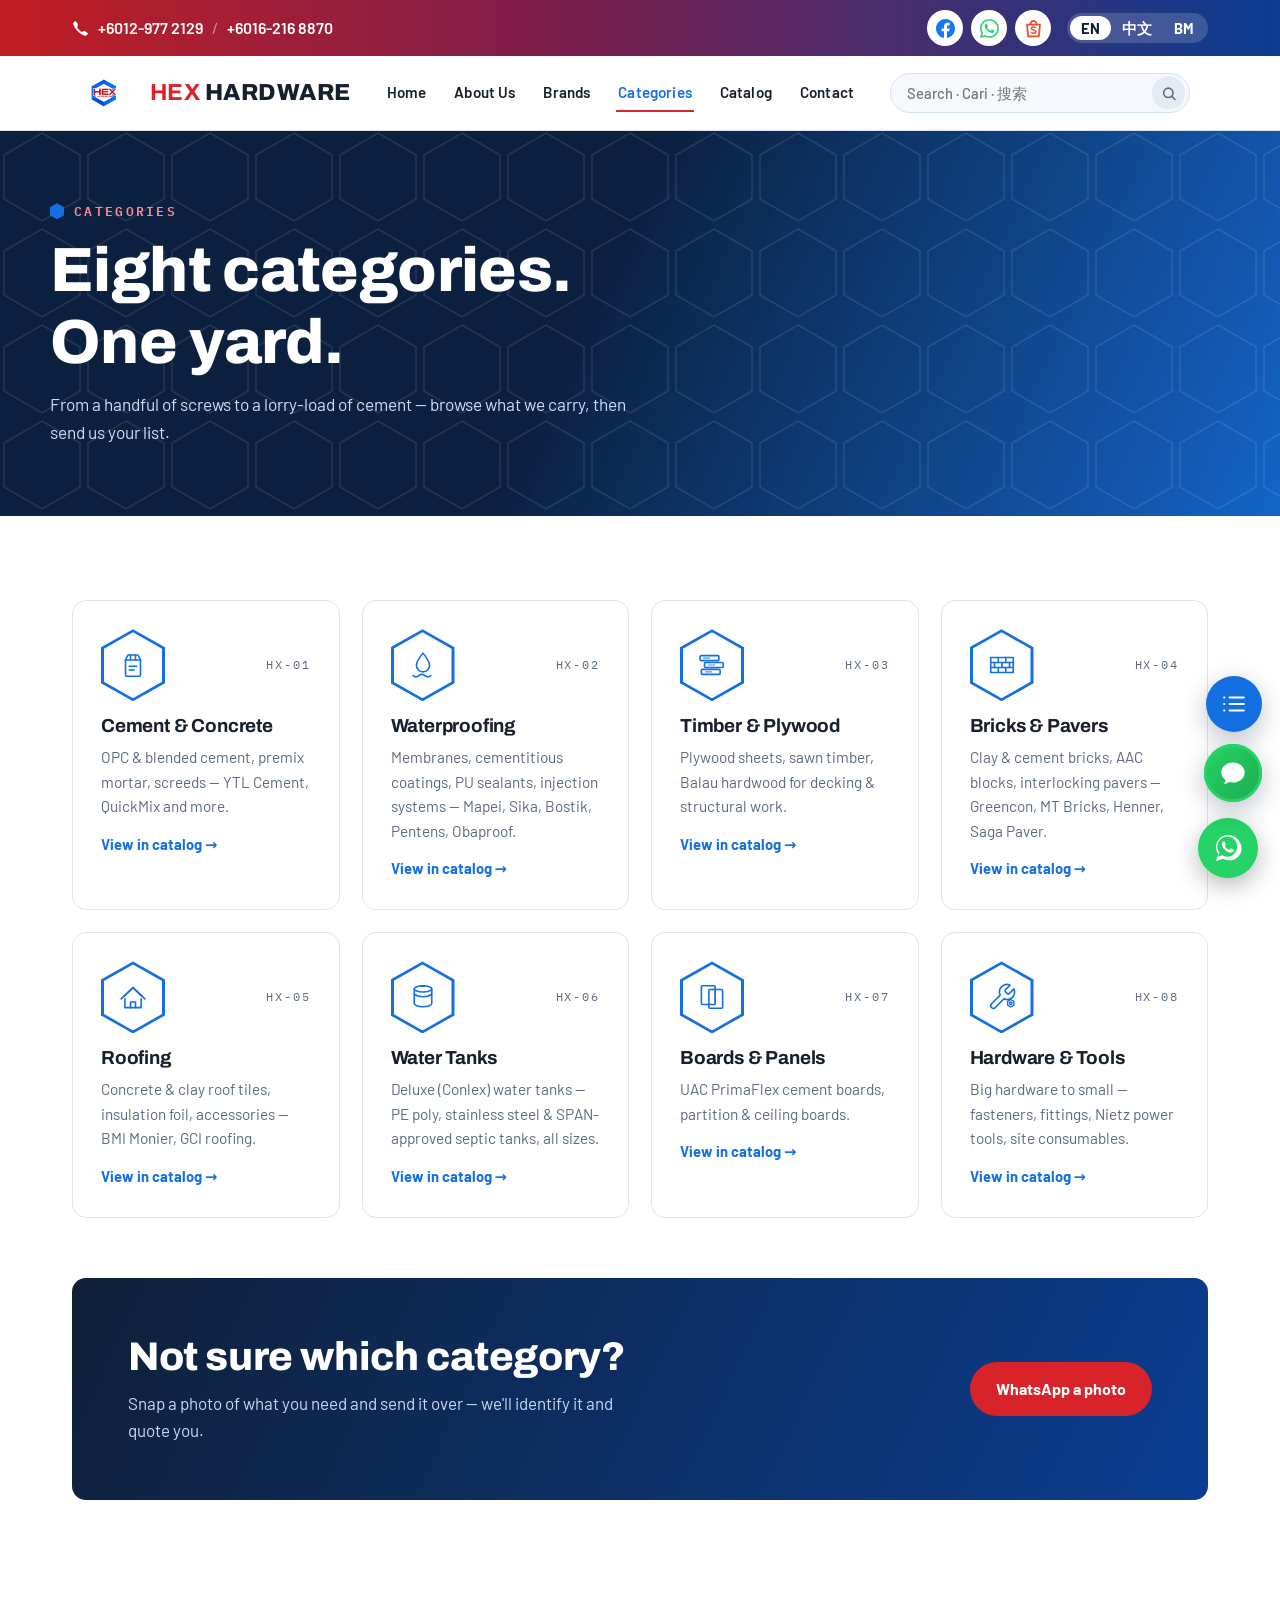
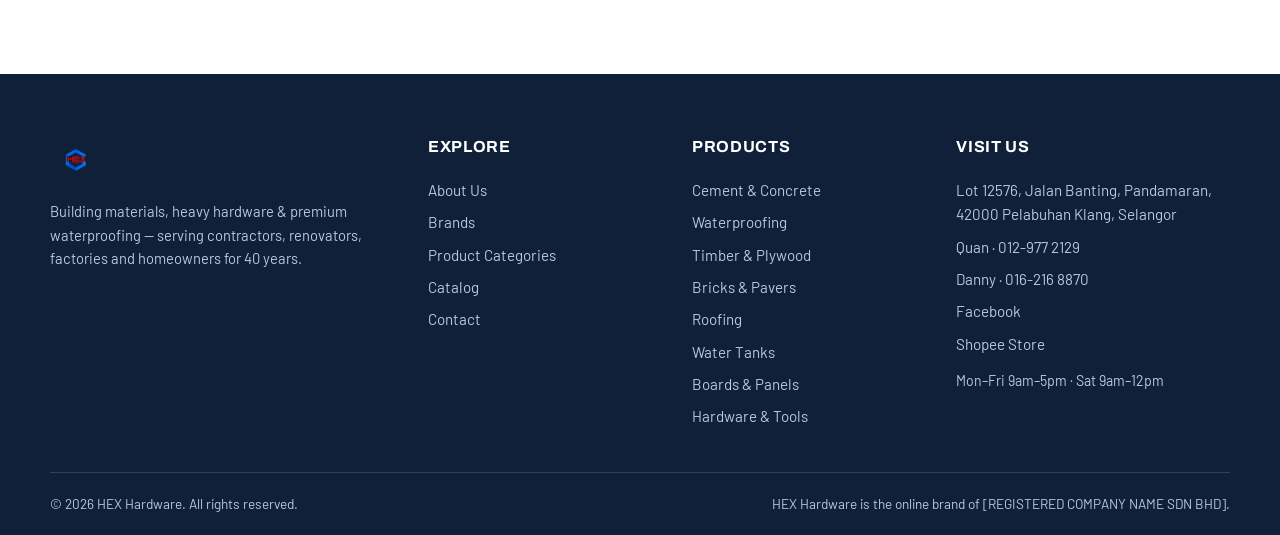
<file: categories.html>
<!DOCTYPE html>
<html lang="en">
<head>
<meta charset="UTF-8">
<meta name="viewport" content="width=device-width, initial-scale=1.0">
<title>Building Material Categories — Cement, Waterproofing, Bricks, Timber, Roofing | HEX Hardware</title>
<meta name="description" content="Browse cement & concrete, waterproofing, timber & plywood, bricks & pavers, roofing, water tanks, boards and hardware & tools — all in stock at HEX Hardware, Port Klang, Selangor.">
<link rel="canonical" href="https://www.hexhardware.com.my/categories.html">
<link rel="alternate" hreflang="en" href="https://www.hexhardware.com.my/categories.html">
<link rel="alternate" hreflang="x-default" href="https://www.hexhardware.com.my/categories.html">

<meta property="og:type" content="website">
<meta property="og:site_name" content="HEX Hardware">
<meta property="og:title" content="Building Material Categories — Cement, Waterproofing, Bricks, Timber, Roofing | HEX Hardware">
<meta property="og:description" content="Browse cement & concrete, waterproofing, timber & plywood, bricks & pavers, roofing, water tanks, boards and hardware & tools — all in stock at HEX Hardware, Port Klang, Selangor.">
<meta property="og:image" content="https://www.hexhardware.com.my/assets/og-image.jpg">
<meta property="og:url" content="https://www.hexhardware.com.my/categories.html">
<meta property="og:locale" content="en_MY">
<meta name="twitter:card" content="summary_large_image">

<meta name="theme-color" content="#1470E1">
<link rel="icon" type="image/x-icon" href="assets/favicon.ico">
<link rel="icon" type="image/png" sizes="32x32" href="assets/favicon-32.png">
<link rel="icon" type="image/png" sizes="16x16" href="assets/favicon-16.png">
<link rel="apple-touch-icon" href="assets/apple-touch-icon.png">
<link rel="manifest" href="site.webmanifest">

<link rel="preconnect" href="https://fonts.googleapis.com">
<link rel="preconnect" href="https://fonts.gstatic.com" crossorigin>
<link href="https://fonts.googleapis.com/css2?family=Archivo:wght@700;800&family=Barlow:wght@400;500;600;700&family=IBM+Plex+Mono:wght@500;600&display=swap" rel="stylesheet">
<link rel="stylesheet" href="style.css?v=1784534218">
</head>
<body data-page="categories">

<div class="topbar">
  <div class="wrap topbar-inner">
    <div class="topbar-phones">
      <svg viewBox="0 0 16 16" fill="currentColor" aria-hidden="true"><path d="M3.654 1.328a.678.678 0 0 0-1.015-.063L1.605 2.3c-.483.484-.661 1.169-.45 1.77a17.6 17.6 0 0 0 4.168 6.608 17.6 17.6 0 0 0 6.608 4.168c.601.211 1.286.033 1.77-.45l1.034-1.034a.678.678 0 0 0-.063-1.015l-2.307-1.794a.68.68 0 0 0-.58-.122l-2.19.547a1.75 1.75 0 0 1-1.657-.459L5.482 8.062a1.75 1.75 0 0 1-.46-1.657l.548-2.19a.68.68 0 0 0-.122-.58z"/></svg>
      <a href="tel:+60129772129">+6012-977 2129</a><span class="sep">/</span><a href="tel:+60162168870">+6016-216 8870</a>
    </div>
    <div class="topbar-right">
      <div class="topbar-social">
        <a class="tb-fb" aria-label="Facebook" href="https://www.facebook.com/profile.php?id=61582718126496" target="_blank" rel="noopener"><svg viewBox="0 0 16 16" fill="currentColor" aria-hidden="true"><path d="M16 8.049c0-4.446-3.582-8.05-8-8.05C3.58 0-.002 3.603-.002 8.05c0 4.017 2.926 7.347 6.75 7.951v-5.625h-2.03V8.05H6.75V6.275c0-2.017 1.195-3.131 3.022-3.131.876 0 1.791.157 1.791.157v1.98h-1.009c-.993 0-1.303.621-1.303 1.258v1.51h2.218l-.354 2.326H9.25V16c3.824-.604 6.75-3.934 6.75-7.951"/></svg></a>
        <a class="tb-wa" aria-label="WhatsApp" href="https://wa.me/60129772129" target="_blank" rel="noopener"><svg viewBox="0 0 16 16" fill="currentColor" aria-hidden="true"><path d="M13.601 2.326A7.85 7.85 0 0 0 7.994 0C3.627 0 .068 3.558.064 7.926c0 1.399.366 2.76 1.057 3.965L0 16l4.204-1.102a7.9 7.9 0 0 0 3.79.965h.004c4.368 0 7.926-3.558 7.93-7.93A7.9 7.9 0 0 0 13.6 2.326zM7.994 14.521a6.6 6.6 0 0 1-3.356-.92l-.24-.144-2.494.654.666-2.433-.156-.251a6.56 6.56 0 0 1-1.007-3.505c0-3.626 2.957-6.584 6.591-6.584a6.56 6.56 0 0 1 4.66 1.931 6.56 6.56 0 0 1 1.928 4.66c-.004 3.639-2.961 6.592-6.592 6.592m3.615-4.934c-.197-.099-1.17-.578-1.353-.646-.182-.065-.315-.099-.445.099-.133.197-.513.646-.627.775-.114.133-.232.148-.43.05-.197-.1-.836-.308-1.592-.985-.59-.525-.985-1.175-1.103-1.372-.114-.198-.011-.304.088-.403.087-.088.197-.232.296-.346.1-.114.133-.198.198-.33.065-.134.034-.248-.015-.347-.05-.099-.445-1.076-.612-1.47-.16-.389-.323-.335-.445-.34-.114-.007-.247-.007-.38-.007a.73.73 0 0 0-.529.247c-.182.198-.691.677-.691 1.654s.71 1.916.81 2.049c.098.133 1.394 2.132 3.383 2.992.47.205.84.326 1.129.418.475.152.904.129 1.246.08.38-.058 1.171-.48 1.338-.943.164-.464.164-.86.114-.943-.049-.084-.182-.133-.38-.232"/></svg></a>
        <a class="tb-sp" aria-label="Shopee" href="https://shopee.com.my/hexhardware" target="_blank" rel="noopener"><svg viewBox="0 0 16 16" fill="none" stroke="currentColor" stroke-width="1.5" aria-hidden="true"><path d="M2.6 4.8h10.8l-.75 9a1 1 0 0 1-1 .9H4.35a1 1 0 0 1-1-.9z"/><path d="M5.4 4.6a2.6 3 0 0 1 5.2 0"/><path d="M9.8 7.6c-.3-.5-1-.8-1.8-.8-1 0-1.8.5-1.8 1.2 0 1.8 3.8.8 3.8 2.7 0 .8-.9 1.3-2 1.3-.9 0-1.7-.4-2-.9" stroke-width="1.2"/></svg></a>
      </div>
      <div class="lang-switch" role="group" aria-label="Language">
        <button type="button" data-lang="en" class="active">EN</button>
        <button type="button" data-lang="zh">中文</button>
        <button type="button" data-lang="ms">BM</button>
      </div>
    </div>
  </div>
</div>
<header class="site-header">
  <div class="wrap nav">
    <a class="nav-logo" href="index.html">
      <img src="assets/logo.png" alt="HEX Hardware logo">
      <span><b>HEX</b> HARDWARE</span>
    </a>
    <a class="nav-search-icon" href="catalog.html" aria-label="Search products"><svg viewBox="0 0 24 24" fill="none" stroke="currentColor" stroke-width="2.4" stroke-linecap="round"><circle cx="11" cy="11" r="7"/><path d="M21 21l-5-5"/></svg></a>
    <button class="nav-toggle" aria-label="Open menu" onclick="document.querySelector('.nav-links').classList.toggle('open')">☰</button>
    <nav class="nav-links">
      <a href="index.html" data-page="home">Home</a>
      <a href="about.html" data-page="about">About Us</a>
      <a href="brands.html" data-page="brands">Brands</a>
      <a href="categories.html" data-page="categories">Categories</a>
      <a href="catalog.html" data-page="catalog">Catalog</a>
      <a href="contact.html" data-page="contact">Contact</a>
    </nav>
  </div>
</header>
<section class="page-hero">
  <div class="hero-hexes"></div>
  <div class="wrap inner">
    <div class="eyebrow" style="color:#FF8A8F">CATEGORIES</div>
    <h1>Eight categories.<br>One yard.</h1>
    <p>From a handful of screws to a lorry-load of cement — browse what we carry, then send us your list.</p>
  </div>
</section>

<section class="section">
  <div class="wrap">
    <div class="grid grid-4">
      <div class="card">
        <div class="card-top"><div class="pict-hex"><i><svg viewBox="0 0 48 48" fill="none" stroke="currentColor" stroke-width="2.6" stroke-linecap="round" stroke-linejoin="round" aria-hidden="true"><path d="M12 16h24v24a2 2 0 0 1-2 2H14a2 2 0 0 1-2-2V16z"/><path d="M12 16l4-8h16l4 8"/><path d="M20 8v8M28 8v8"/><path d="M18 26h12M18 32h8"/></svg></i></div><span class="code">HX-01</span></div>
        <h3>Cement &amp; Concrete</h3>
        <p>OPC &amp; blended cement, premix mortar, screeds — YTL Cement, QuickMix and more.</p>
        <a class="more" href="catalog.html#cat-cement">View in catalog</a>
      </div>
      <div class="card">
        <div class="card-top"><div class="pict-hex"><i><svg viewBox="0 0 48 48" fill="none" stroke="currentColor" stroke-width="2.6" stroke-linecap="round" stroke-linejoin="round" aria-hidden="true"><path d="M24 5c6 8 10.5 13 10.5 19.5a10.5 10.5 0 1 1-21 0C13.5 18 18 13 24 5z"/><path d="M8 41c3 2.4 6.5 2.4 9.5 0s6.5-2.4 9.5 0 6.5 2.4 9.5 0"/></svg></i></div><span class="code">HX-02</span></div>
        <h3>Waterproofing</h3>
        <p>Membranes, cementitious coatings, PU sealants, injection systems — Mapei, Sika, Bostik, Pentens, Obaproof.</p>
        <a class="more" href="catalog.html#cat-waterproofing">View in catalog</a>
      </div>
      <div class="card">
        <div class="card-top"><div class="pict-hex"><i><svg viewBox="0 0 48 48" fill="none" stroke="currentColor" stroke-width="2.6" stroke-linecap="round" stroke-linejoin="round" aria-hidden="true"><rect x="5" y="9" width="30" height="8" rx="1.5"/><rect x="12" y="20" width="30" height="8" rx="1.5"/><rect x="7" y="31" width="30" height="8" rx="1.5"/><path d="M11 13h9M19 24h9M14 35h9" opacity=".55"/></svg></i></div><span class="code">HX-03</span></div>
        <h3>Timber &amp; Plywood</h3>
        <p>Plywood sheets, sawn timber, Balau hardwood for decking &amp; structural work.</p>
        <a class="more" href="catalog.html#cat-timber">View in catalog</a>
      </div>
      <div class="card">
        <div class="card-top"><div class="pict-hex"><i><svg viewBox="0 0 48 48" fill="none" stroke="currentColor" stroke-width="2.6" stroke-linecap="round" stroke-linejoin="round" aria-hidden="true"><rect x="6" y="12" width="36" height="24"/><path d="M6 20h36M6 28h36"/><path d="M18 12v8M30 12v8M12 20v8M24 20v8M36 20v8M18 28v8M30 28v8"/></svg></i></div><span class="code">HX-04</span></div>
        <h3>Bricks &amp; Pavers</h3>
        <p>Clay &amp; cement bricks, AAC blocks, interlocking pavers — Greencon, MT Bricks, Henner, Saga Paver.</p>
        <a class="more" href="catalog.html#cat-bricks">View in catalog</a>
      </div>
      <div class="card">
        <div class="card-top"><div class="pict-hex"><i><svg viewBox="0 0 48 48" fill="none" stroke="currentColor" stroke-width="2.6" stroke-linecap="round" stroke-linejoin="round" aria-hidden="true"><path d="M5 27L24 9l19 18"/><path d="M10 22.5L24 9l14 13.5"/><path d="M11 27v14h26V27"/><path d="M20 41v-9h8v9"/></svg></i></div><span class="code">HX-05</span></div>
        <h3>Roofing</h3>
        <p>Concrete &amp; clay roof tiles, insulation foil, accessories — BMI Monier, GCI roofing.</p>
        <a class="more" href="catalog.html#cat-roofing">View in catalog</a>
      </div>
      <div class="card">
        <div class="card-top"><div class="pict-hex"><i><svg viewBox="0 0 48 48" fill="none" stroke="currentColor" stroke-width="2.6" stroke-linecap="round" stroke-linejoin="round" aria-hidden="true"><ellipse cx="24" cy="11" rx="14" ry="5"/><path d="M10 11v23c0 3.2 6.3 5.5 14 5.5S38 37.2 38 34V11"/><path d="M10 19.5c3.2 2.5 8.1 4 14 4s10.8-1.5 14-4"/><path d="M21 6.5h6"/></svg></i></div><span class="code">HX-06</span></div>
        <h3>Water Tanks</h3>
        <p>Deluxe (Conlex) water tanks — PE poly, stainless steel &amp; SPAN-approved septic tanks, all sizes.</p>
        <a class="more" href="catalog.html#cat-tanks">View in catalog</a>
      </div>
      <div class="card">
        <div class="card-top"><div class="pict-hex"><i><svg viewBox="0 0 48 48" fill="none" stroke="currentColor" stroke-width="2.6" stroke-linecap="round" stroke-linejoin="round" aria-hidden="true"><rect x="7" y="6" width="22" height="30" rx="1.5"/><rect x="19" y="12" width="22" height="30" rx="1.5"/><path d="M19 12H29v24" opacity=".4"/></svg></i></div><span class="code">HX-07</span></div>
        <h3>Boards &amp; Panels</h3>
        <p>UAC PrimaFlex cement boards, partition &amp; ceiling boards.</p>
        <a class="more" href="catalog.html#cat-boards">View in catalog</a>
      </div>
      <div class="card">
        <div class="card-top"><div class="pict-hex"><i><svg viewBox="0 0 48 48" fill="none" stroke="currentColor" stroke-width="2.6" stroke-linecap="round" stroke-linejoin="round" aria-hidden="true"><g transform="scale(2)" stroke-width="1.3"><path d="M14.7 6.3a1 1 0 0 0 0 1.4l1.6 1.6a1 1 0 0 0 1.4 0l3.77-3.77a6 6 0 0 1-7.94 7.94l-6.91 6.91a2.12 2.12 0 0 1-3-3l6.91-6.91a6 6 0 0 1 7.94-7.94l-3.76 3.76z"/></g><path d="M38 28l5 3v6l-5 3-5-3v-6z" stroke-width="2.2"/><circle cx="38" cy="34" r="2" stroke-width="2.2"/></svg></i></div><span class="code">HX-08</span></div>
        <h3>Hardware &amp; Tools</h3>
        <p>Big hardware to small — fasteners, fittings, Nietz power tools, site consumables.</p>
        <a class="more" href="catalog.html#cat-hardware">View in catalog</a>
      </div>
    </div>

    <div class="band" style="margin-top:60px">
      <div>
        <h2>Not sure which category?</h2>
        <p>Snap a photo of what you need and send it over — we'll identify it and quote you.</p>
      </div>
      <a class="btn btn-primary" href="https://wa.me/60129772129" target="_blank" rel="noopener">WhatsApp a photo</a>
    </div>
  </div>
</section>

<footer class="site-footer">
  <div class="wrap footer-grid">
    <div class="footer-brand">
      <img src="assets/logo.png" alt="HEX Hardware logo">
      <p>Building materials, heavy hardware &amp; premium waterproofing — serving contractors, renovators, factories and homeowners for 40 years.</p>
    </div>
    <div>
      <h4>EXPLORE</h4>
      <a href="about.html">About Us</a>
      <a href="brands.html">Brands</a>
      <a href="categories.html">Product Categories</a>
      <a href="catalog.html">Catalog</a>
      <a href="contact.html">Contact</a>
    </div>
    <div>
      <h4>PRODUCTS</h4>
      <a href="catalog.html#cat-cement">Cement &amp; Concrete</a>
      <a href="catalog.html#cat-waterproofing">Waterproofing</a>
      <a href="catalog.html#cat-timber">Timber &amp; Plywood</a>
      <a href="catalog.html#cat-bricks">Bricks &amp; Pavers</a>
      <a href="catalog.html#cat-roofing">Roofing</a>
      <a href="catalog.html#cat-tanks">Water Tanks</a>
      <a href="catalog.html#cat-boards">Boards &amp; Panels</a>
      <a href="catalog.html#cat-hardware">Hardware &amp; Tools</a>
    </div>
    <div>
      <h4>VISIT US</h4>
      <a href="https://maps.google.com/?q=Lot+12576,+Jalan+Banting,+Pandamaran,+42000+Pelabuhan+Klang,+Selangor" target="_blank" rel="noopener">Lot 12576, Jalan Banting, Pandamaran,<br>42000 Pelabuhan Klang, Selangor</a>
      <a href="tel:+60129772129">Quan · 012-977 2129</a>
      <a href="tel:+60162168870">Danny · 016-216 8870</a>
      <a href="https://www.facebook.com/profile.php?id=61582718126496" target="_blank" rel="noopener">Facebook</a>
      <a href="https://shopee.com.my/hexhardware" target="_blank" rel="noopener">Shopee Store</a>
      <p style="font-size:.88rem;margin-top:10px">Mon–Fri 9am–5pm · Sat 9am–12pm</p>
    </div>
  </div>
  <div class="wrap footer-legal">
    <span>© 2026 HEX Hardware. All rights reserved.</span>
    <span>HEX Hardware is the online brand of [REGISTERED COMPANY NAME SDN BHD].</span>
  </div>
</footer>

<a class="wa-float" href="https://wa.me/60129772129" target="_blank" rel="noopener" aria-label="Chat with us on WhatsApp">
  <svg viewBox="0 0 32 32" aria-hidden="true"><path d="M16 3C9.4 3 4 8.3 4 14.9c0 2.6.8 5 2.3 7L4 29l7.3-2.3c1.9 1 4 1.6 6.2 1.6h.1c6.6 0 11.9-5.3 11.9-11.9C29.5 8.3 22.6 3 16 3zm0 21.8c-1.9 0-3.7-.5-5.3-1.4l-.4-.2-4.3 1.4 1.4-4.2-.3-.4c-1.1-1.6-1.7-3.5-1.7-5.5 0-5.4 4.4-9.9 9.9-9.9 2.6 0 5.1 1 7 2.9 1.9 1.9 2.9 4.3 2.9 7-.1 5.9-4.5 10.3-9.2 10.3zm5.4-7.4c-.3-.1-1.8-.9-2-1-.3-.1-.5-.1-.7.1-.2.3-.8 1-1 1.2-.2.2-.4.2-.7.1-.3-.1-1.3-.5-2.4-1.5-.9-.8-1.5-1.8-1.7-2.1-.2-.3 0-.5.1-.6l.5-.5c.1-.2.2-.3.3-.5.1-.2 0-.4 0-.5s-.7-1.6-.9-2.2c-.2-.6-.5-.5-.7-.5h-.6c-.2 0-.5.1-.8.4-.3.3-1 1-1 2.5s1.1 2.9 1.2 3.1c.1.2 2.1 3.2 5.1 4.5.7.3 1.3.5 1.7.6.7.2 1.4.2 1.9.1.6-.1 1.8-.7 2-1.4.3-.7.3-1.3.2-1.4-.1-.2-.3-.3-.5-.4z"/></svg>
</a>

<script>
  // highlight current nav item
  (function(){
    var page = document.body.getAttribute('data-page');
    if(!page) return;
    var link = document.querySelector('.nav-links a[data-page="'+page+'"]');
    if(link) link.classList.add('active');
  })();
</script>
<script src="products.js?v=1784534218" defer></script>
<script src="brands-data.js?v=1784534218" defer></script>
<script src="site.js?v=1784534218" defer></script>
<script src="i18n.js?v=1784534218" defer></script>
</body>
</html>
</file>
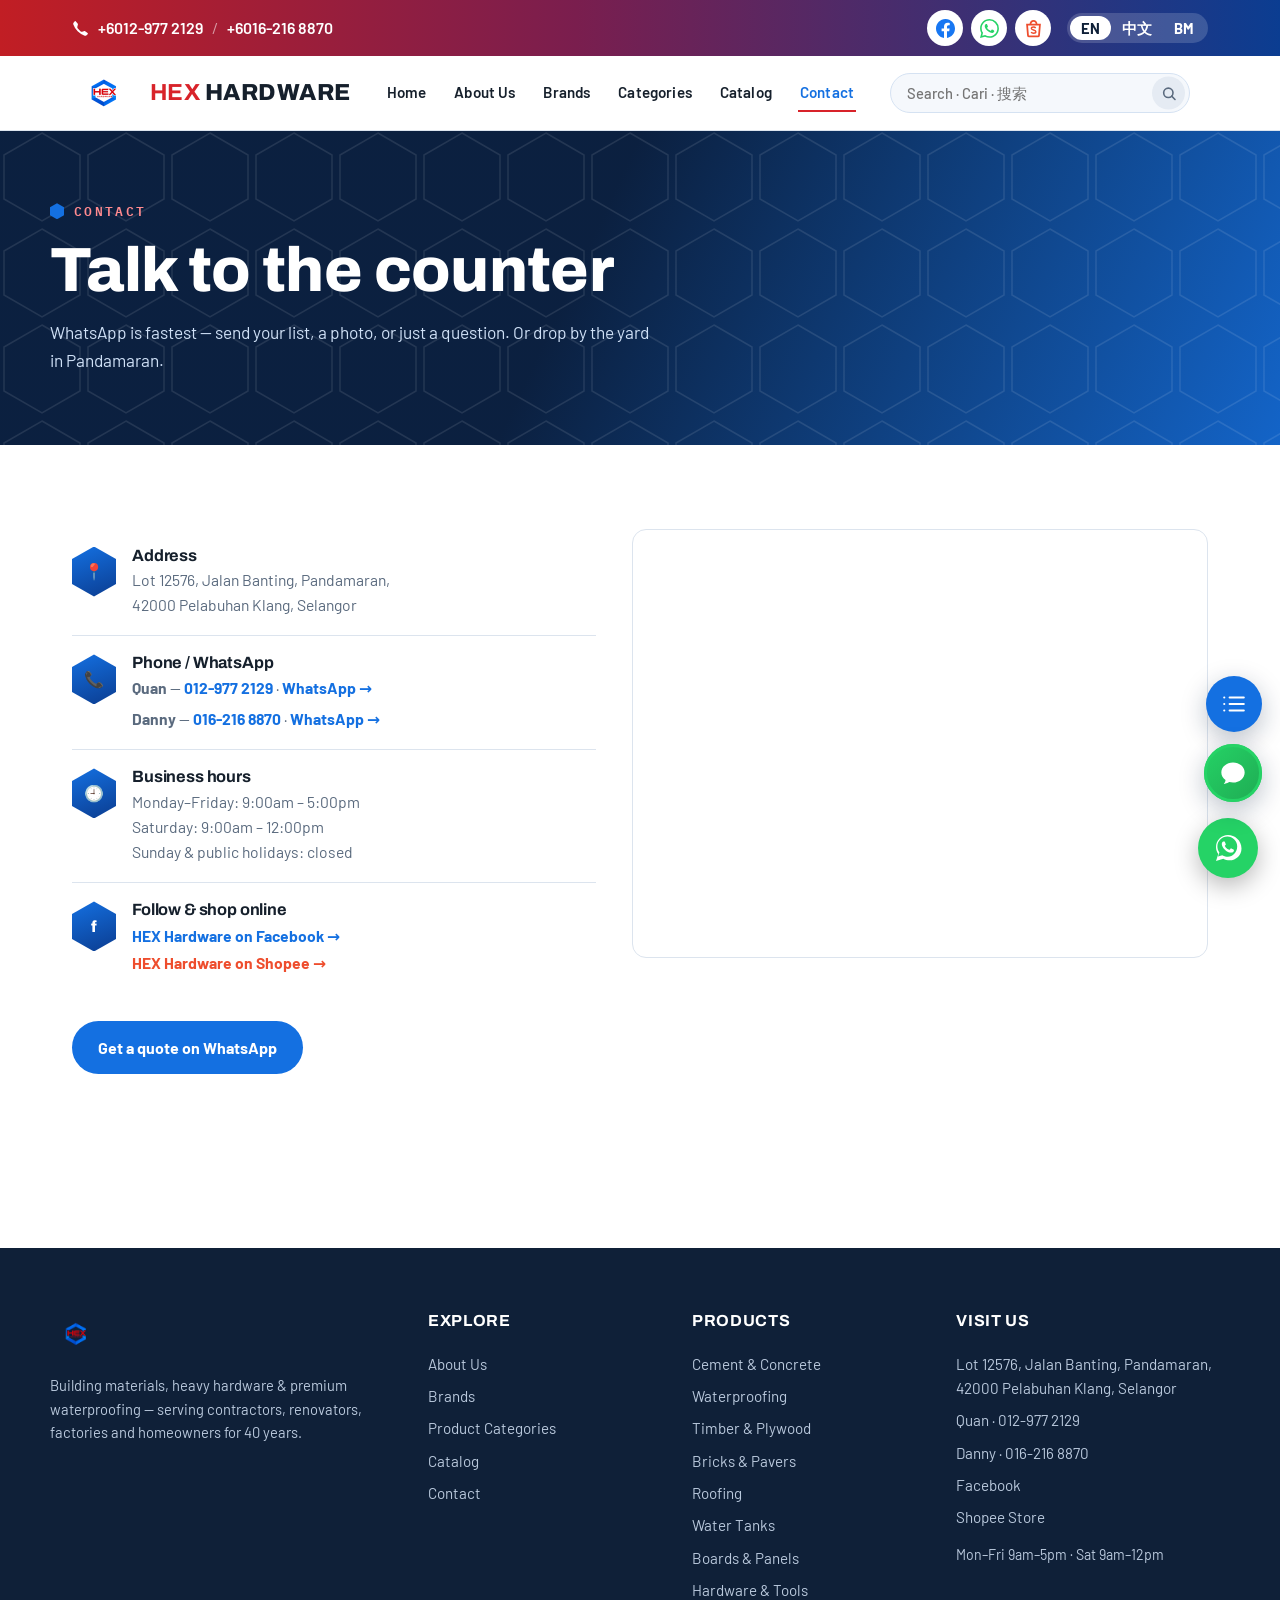
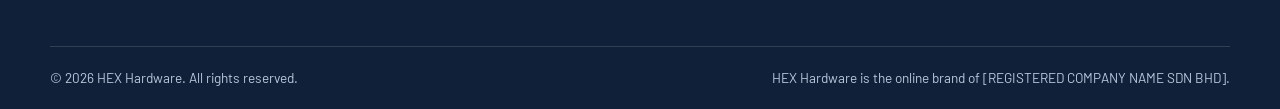
<file: contact.html>
<!DOCTYPE html>
<html lang="en">
<head>
<meta charset="UTF-8">
<meta name="viewport" content="width=device-width, initial-scale=1.0">
<title>Contact Us | Building Material Supplier in Port Klang, Selangor — HEX Hardware</title>
<meta name="description" content="Get in touch with HEX Hardware — call, WhatsApp or visit our yard at Lot 12576, Jalan Banting, Pandamaran, Port Klang. Open Mon–Fri 9am–5pm, Sat 9am–12pm.">
<link rel="canonical" href="https://www.hexhardware.com.my/contact.html">
<link rel="alternate" hreflang="en" href="https://www.hexhardware.com.my/contact.html">
<link rel="alternate" hreflang="x-default" href="https://www.hexhardware.com.my/contact.html">

<meta property="og:type" content="website">
<meta property="og:site_name" content="HEX Hardware">
<meta property="og:title" content="Contact Us | Building Material Supplier in Port Klang, Selangor — HEX Hardware">
<meta property="og:description" content="Get in touch with HEX Hardware — call, WhatsApp or visit our yard at Lot 12576, Jalan Banting, Pandamaran, Port Klang. Open Mon–Fri 9am–5pm, Sat 9am–12pm.">
<meta property="og:image" content="https://www.hexhardware.com.my/assets/og-image.jpg">
<meta property="og:url" content="https://www.hexhardware.com.my/contact.html">
<meta property="og:locale" content="en_MY">
<meta name="twitter:card" content="summary_large_image">

<meta name="theme-color" content="#1470E1">
<link rel="icon" type="image/x-icon" href="assets/favicon.ico">
<link rel="icon" type="image/png" sizes="32x32" href="assets/favicon-32.png">
<link rel="icon" type="image/png" sizes="16x16" href="assets/favicon-16.png">
<link rel="apple-touch-icon" href="assets/apple-touch-icon.png">
<link rel="manifest" href="site.webmanifest">

<link rel="preconnect" href="https://fonts.googleapis.com">
<link rel="preconnect" href="https://fonts.gstatic.com" crossorigin>
<link href="https://fonts.googleapis.com/css2?family=Archivo:wght@700;800&family=Barlow:wght@400;500;600;700&family=IBM+Plex+Mono:wght@500;600&display=swap" rel="stylesheet">
<link rel="stylesheet" href="style.css?v=1784534218">
</head>
<body data-page="contact">

<div class="topbar">
  <div class="wrap topbar-inner">
    <div class="topbar-phones">
      <svg viewBox="0 0 16 16" fill="currentColor" aria-hidden="true"><path d="M3.654 1.328a.678.678 0 0 0-1.015-.063L1.605 2.3c-.483.484-.661 1.169-.45 1.77a17.6 17.6 0 0 0 4.168 6.608 17.6 17.6 0 0 0 6.608 4.168c.601.211 1.286.033 1.77-.45l1.034-1.034a.678.678 0 0 0-.063-1.015l-2.307-1.794a.68.68 0 0 0-.58-.122l-2.19.547a1.75 1.75 0 0 1-1.657-.459L5.482 8.062a1.75 1.75 0 0 1-.46-1.657l.548-2.19a.68.68 0 0 0-.122-.58z"/></svg>
      <a href="tel:+60129772129">+6012-977 2129</a><span class="sep">/</span><a href="tel:+60162168870">+6016-216 8870</a>
    </div>
    <div class="topbar-right">
      <div class="topbar-social">
        <a class="tb-fb" aria-label="Facebook" href="https://www.facebook.com/profile.php?id=61582718126496" target="_blank" rel="noopener"><svg viewBox="0 0 16 16" fill="currentColor" aria-hidden="true"><path d="M16 8.049c0-4.446-3.582-8.05-8-8.05C3.58 0-.002 3.603-.002 8.05c0 4.017 2.926 7.347 6.75 7.951v-5.625h-2.03V8.05H6.75V6.275c0-2.017 1.195-3.131 3.022-3.131.876 0 1.791.157 1.791.157v1.98h-1.009c-.993 0-1.303.621-1.303 1.258v1.51h2.218l-.354 2.326H9.25V16c3.824-.604 6.75-3.934 6.75-7.951"/></svg></a>
        <a class="tb-wa" aria-label="WhatsApp" href="https://wa.me/60129772129" target="_blank" rel="noopener"><svg viewBox="0 0 16 16" fill="currentColor" aria-hidden="true"><path d="M13.601 2.326A7.85 7.85 0 0 0 7.994 0C3.627 0 .068 3.558.064 7.926c0 1.399.366 2.76 1.057 3.965L0 16l4.204-1.102a7.9 7.9 0 0 0 3.79.965h.004c4.368 0 7.926-3.558 7.93-7.93A7.9 7.9 0 0 0 13.6 2.326zM7.994 14.521a6.6 6.6 0 0 1-3.356-.92l-.24-.144-2.494.654.666-2.433-.156-.251a6.56 6.56 0 0 1-1.007-3.505c0-3.626 2.957-6.584 6.591-6.584a6.56 6.56 0 0 1 4.66 1.931 6.56 6.56 0 0 1 1.928 4.66c-.004 3.639-2.961 6.592-6.592 6.592m3.615-4.934c-.197-.099-1.17-.578-1.353-.646-.182-.065-.315-.099-.445.099-.133.197-.513.646-.627.775-.114.133-.232.148-.43.05-.197-.1-.836-.308-1.592-.985-.59-.525-.985-1.175-1.103-1.372-.114-.198-.011-.304.088-.403.087-.088.197-.232.296-.346.1-.114.133-.198.198-.33.065-.134.034-.248-.015-.347-.05-.099-.445-1.076-.612-1.47-.16-.389-.323-.335-.445-.34-.114-.007-.247-.007-.38-.007a.73.73 0 0 0-.529.247c-.182.198-.691.677-.691 1.654s.71 1.916.81 2.049c.098.133 1.394 2.132 3.383 2.992.47.205.84.326 1.129.418.475.152.904.129 1.246.08.38-.058 1.171-.48 1.338-.943.164-.464.164-.86.114-.943-.049-.084-.182-.133-.38-.232"/></svg></a>
        <a class="tb-sp" aria-label="Shopee" href="https://shopee.com.my/hexhardware" target="_blank" rel="noopener"><svg viewBox="0 0 16 16" fill="none" stroke="currentColor" stroke-width="1.5" aria-hidden="true"><path d="M2.6 4.8h10.8l-.75 9a1 1 0 0 1-1 .9H4.35a1 1 0 0 1-1-.9z"/><path d="M5.4 4.6a2.6 3 0 0 1 5.2 0"/><path d="M9.8 7.6c-.3-.5-1-.8-1.8-.8-1 0-1.8.5-1.8 1.2 0 1.8 3.8.8 3.8 2.7 0 .8-.9 1.3-2 1.3-.9 0-1.7-.4-2-.9" stroke-width="1.2"/></svg></a>
      </div>
      <div class="lang-switch" role="group" aria-label="Language">
        <button type="button" data-lang="en" class="active">EN</button>
        <button type="button" data-lang="zh">中文</button>
        <button type="button" data-lang="ms">BM</button>
      </div>
    </div>
  </div>
</div>
<header class="site-header">
  <div class="wrap nav">
    <a class="nav-logo" href="index.html">
      <img src="assets/logo.png" alt="HEX Hardware logo">
      <span><b>HEX</b> HARDWARE</span>
    </a>
    <a class="nav-search-icon" href="catalog.html" aria-label="Search products"><svg viewBox="0 0 24 24" fill="none" stroke="currentColor" stroke-width="2.4" stroke-linecap="round"><circle cx="11" cy="11" r="7"/><path d="M21 21l-5-5"/></svg></a>
    <button class="nav-toggle" aria-label="Open menu" onclick="document.querySelector('.nav-links').classList.toggle('open')">☰</button>
    <nav class="nav-links">
      <a href="index.html" data-page="home">Home</a>
      <a href="about.html" data-page="about">About Us</a>
      <a href="brands.html" data-page="brands">Brands</a>
      <a href="categories.html" data-page="categories">Categories</a>
      <a href="catalog.html" data-page="catalog">Catalog</a>
      <a href="contact.html" data-page="contact">Contact</a>
    </nav>
  </div>
</header>
<section class="page-hero">
  <div class="hero-hexes"></div>
  <div class="wrap inner">
    <div class="eyebrow" style="color:#FF8A8F">CONTACT</div>
    <h1>Talk to the counter</h1>
    <p>WhatsApp is fastest — send your list, a photo, or just a question. Or drop by the yard in Pandamaran.</p>
  </div>
</section>

<section class="section">
  <div class="wrap contact-grid">
    <div>
      <div class="info-row">
        <div class="hex-icon">📍</div>
        <div>
          <h3>Address</h3>
          <p>Lot 12576, Jalan Banting, Pandamaran,<br>42000 Pelabuhan Klang, Selangor</p>
        </div>
      </div>
      <div class="info-row">
        <div class="hex-icon">📞</div>
        <div>
          <h3>Phone / WhatsApp</h3>
          <p style="margin-bottom:6px"><strong>Quan</strong> — <a class="strong" href="tel:+60129772129">012-977 2129</a> · <a class="strong" href="https://wa.me/60129772129" target="_blank" rel="noopener">WhatsApp →</a></p>
          <p><strong>Danny</strong> — <a class="strong" href="tel:+60162168870">016-216 8870</a> · <a class="strong" href="https://wa.me/60162168870" target="_blank" rel="noopener">WhatsApp →</a></p>
        </div>
      </div>
      <div class="info-row">
        <div class="hex-icon">🕘</div>
        <div>
          <h3>Business hours</h3>
          <p>Monday–Friday: 9:00am – 5:00pm<br>Saturday: 9:00am – 12:00pm<br>Sunday &amp; public holidays: closed</p>
        </div>
      </div>
      <div class="info-row" style="border-bottom:none">
        <div class="hex-icon">f</div>
        <div>
          <h3>Follow &amp; shop online</h3>
          <a class="strong" href="https://www.facebook.com/profile.php?id=61582718126496" target="_blank" rel="noopener">HEX Hardware on Facebook →</a><br>
          <a class="strong" href="https://shopee.com.my/hexhardware" target="_blank" rel="noopener" style="color:#EE4D2D">HEX Hardware on Shopee →</a>
        </div>
      </div>
      <a class="btn btn-blue" style="margin-top:26px" href="https://wa.me/60129772129?text=Hi%20HEX%20Hardware%2C%20I%27d%20like%20to%20get%20a%20quote" target="_blank" rel="noopener">Get a quote on WhatsApp</a>
    </div>
    <div class="map-frame">
      <iframe
        title="HEX Hardware location map"
        src="https://maps.google.com/maps?q=Lot%2012576%2C%20Jalan%20Banting%2C%20Pandamaran%2C%2042000%20Pelabuhan%20Klang%2C%20Selangor&z=15&output=embed"
        loading="lazy" referrerpolicy="no-referrer-when-downgrade"></iframe>
    </div>
  </div>
</section>

<footer class="site-footer">
  <div class="wrap footer-grid">
    <div class="footer-brand">
      <img src="assets/logo.png" alt="HEX Hardware logo">
      <p>Building materials, heavy hardware &amp; premium waterproofing — serving contractors, renovators, factories and homeowners for 40 years.</p>
    </div>
    <div>
      <h4>EXPLORE</h4>
      <a href="about.html">About Us</a>
      <a href="brands.html">Brands</a>
      <a href="categories.html">Product Categories</a>
      <a href="catalog.html">Catalog</a>
      <a href="contact.html">Contact</a>
    </div>
    <div>
      <h4>PRODUCTS</h4>
      <a href="catalog.html#cat-cement">Cement &amp; Concrete</a>
      <a href="catalog.html#cat-waterproofing">Waterproofing</a>
      <a href="catalog.html#cat-timber">Timber &amp; Plywood</a>
      <a href="catalog.html#cat-bricks">Bricks &amp; Pavers</a>
      <a href="catalog.html#cat-roofing">Roofing</a>
      <a href="catalog.html#cat-tanks">Water Tanks</a>
      <a href="catalog.html#cat-boards">Boards &amp; Panels</a>
      <a href="catalog.html#cat-hardware">Hardware &amp; Tools</a>
    </div>
    <div>
      <h4>VISIT US</h4>
      <a href="https://maps.google.com/?q=Lot+12576,+Jalan+Banting,+Pandamaran,+42000+Pelabuhan+Klang,+Selangor" target="_blank" rel="noopener">Lot 12576, Jalan Banting, Pandamaran,<br>42000 Pelabuhan Klang, Selangor</a>
      <a href="tel:+60129772129">Quan · 012-977 2129</a>
      <a href="tel:+60162168870">Danny · 016-216 8870</a>
      <a href="https://www.facebook.com/profile.php?id=61582718126496" target="_blank" rel="noopener">Facebook</a>
      <a href="https://shopee.com.my/hexhardware" target="_blank" rel="noopener">Shopee Store</a>
      <p style="font-size:.88rem;margin-top:10px">Mon–Fri 9am–5pm · Sat 9am–12pm</p>
    </div>
  </div>
  <div class="wrap footer-legal">
    <span>© 2026 HEX Hardware. All rights reserved.</span>
    <span>HEX Hardware is the online brand of [REGISTERED COMPANY NAME SDN BHD].</span>
  </div>
</footer>

<a class="wa-float" href="https://wa.me/60129772129" target="_blank" rel="noopener" aria-label="Chat with us on WhatsApp">
  <svg viewBox="0 0 32 32" aria-hidden="true"><path d="M16 3C9.4 3 4 8.3 4 14.9c0 2.6.8 5 2.3 7L4 29l7.3-2.3c1.9 1 4 1.6 6.2 1.6h.1c6.6 0 11.9-5.3 11.9-11.9C29.5 8.3 22.6 3 16 3zm0 21.8c-1.9 0-3.7-.5-5.3-1.4l-.4-.2-4.3 1.4 1.4-4.2-.3-.4c-1.1-1.6-1.7-3.5-1.7-5.5 0-5.4 4.4-9.9 9.9-9.9 2.6 0 5.1 1 7 2.9 1.9 1.9 2.9 4.3 2.9 7-.1 5.9-4.5 10.3-9.2 10.3zm5.4-7.4c-.3-.1-1.8-.9-2-1-.3-.1-.5-.1-.7.1-.2.3-.8 1-1 1.2-.2.2-.4.2-.7.1-.3-.1-1.3-.5-2.4-1.5-.9-.8-1.5-1.8-1.7-2.1-.2-.3 0-.5.1-.6l.5-.5c.1-.2.2-.3.3-.5.1-.2 0-.4 0-.5s-.7-1.6-.9-2.2c-.2-.6-.5-.5-.7-.5h-.6c-.2 0-.5.1-.8.4-.3.3-1 1-1 2.5s1.1 2.9 1.2 3.1c.1.2 2.1 3.2 5.1 4.5.7.3 1.3.5 1.7.6.7.2 1.4.2 1.9.1.6-.1 1.8-.7 2-1.4.3-.7.3-1.3.2-1.4-.1-.2-.3-.3-.5-.4z"/></svg>
</a>

<script>
  // highlight current nav item
  (function(){
    var page = document.body.getAttribute('data-page');
    if(!page) return;
    var link = document.querySelector('.nav-links a[data-page="'+page+'"]');
    if(link) link.classList.add('active');
  })();
</script>
<script src="products.js?v=1784534218" defer></script>
<script src="brands-data.js?v=1784534218" defer></script>
<script src="site.js?v=1784534218" defer></script>
<script src="i18n.js?v=1784534218" defer></script>
</body>
</html>
</file>
<file: style.css>
/* ============================================================
   HEX HARDWARE — brand stylesheet
   Palette: Hex Blue #1470E1 / Deep Steel #0F2038 / Signal Red #D8232A
            Concrete #F2F5F8 / Ink #16202C
   Type:    Archivo (display) / Barlow (body) / IBM Plex Mono (labels)
   ============================================================ */

:root{
  --blue:#1470E1;
  --blue-dark:#0B3D91;
  --steel:#0F2038;
  --red:#D8232A;
  --ink:#16202C;
  --muted:#5A6A7E;
  --concrete:#F2F5F8;
  --line:#DCE4EE;
  --white:#FFFFFF;
  --radius:14px;
  --maxw:1180px;
  --font-display:"Archivo",system-ui,sans-serif;
  --font-body:"Barlow",system-ui,sans-serif;
  --font-mono:"IBM Plex Mono",ui-monospace,monospace;
}

*{margin:0;padding:0;box-sizing:border-box}
html{scroll-behavior:smooth}
@media (prefers-reduced-motion: reduce){
  html{scroll-behavior:auto}
  *,*::before,*::after{animation:none!important;transition:none!important}
}
body{
  font-family:var(--font-body);
  color:var(--ink);
  background:var(--white);
  line-height:1.6;
  font-size:17px;
}
img{max-width:100%;display:block}
a{color:var(--blue);text-decoration:none}
a:focus-visible,button:focus-visible{outline:3px solid var(--blue);outline-offset:2px}

.wrap{max-width:var(--maxw);margin:0 auto;padding:0 22px}

/* ---------- header ---------- */
.site-header{
  position:sticky;top:0;z-index:50;
  background:rgba(255,255,255,.94);
  backdrop-filter:blur(8px);
  border-bottom:1px solid var(--line);
}
.nav{display:flex;align-items:center;gap:28px;height:74px}
.nav-logo{display:flex;align-items:center;gap:14px;font-family:var(--font-display);font-weight:800;font-size:1.45rem;letter-spacing:.02em;color:var(--ink)}
.nav-logo img{height:64px;width:auto}
.nav-logo span b{color:var(--red)}
.nav-links{display:flex;gap:24px;margin-left:6px;align-items:center}
.nav-links a{
  color:var(--ink);font-weight:600;font-size:.95rem;letter-spacing:.01em;
  padding:6px 2px;border-bottom:2px solid transparent;
}
.nav-links a:hover{color:var(--blue)}
.nav-links a.active{color:var(--blue);border-bottom-color:var(--red)}
.btn-wa{
  display:inline-flex;align-items:center;gap:8px;
  background:var(--red);color:#fff!important;font-weight:700;
  padding:10px 18px;border-radius:999px;font-size:.92rem;
  border-bottom:none!important;
  transition:transform .15s ease, box-shadow .15s ease;
}
.btn-wa:hover{transform:translateY(-1px);box-shadow:0 6px 18px rgba(216,35,42,.35);color:#fff}
.nav-toggle{display:none;margin-left:auto;background:none;border:1px solid var(--line);border-radius:8px;padding:8px 12px;font-size:1.2rem;cursor:pointer;color:var(--ink)}
.nav-search-icon{display:none}

/* ---------- buttons ---------- */
.btn{
  display:inline-flex;align-items:center;gap:10px;
  font-family:var(--font-body);font-weight:700;font-size:1rem;
  padding:14px 26px;border-radius:999px;cursor:pointer;border:none;
  transition:transform .15s ease, box-shadow .15s ease;
}
.btn-primary{background:var(--red);color:#fff}
.btn-primary:hover{transform:translateY(-2px);box-shadow:0 8px 22px rgba(216,35,42,.38);color:#fff}
.btn-ghost{background:transparent;color:#fff;border:2px solid rgba(255,255,255,.55)}
.btn-ghost:hover{border-color:#fff;color:#fff}
.btn-blue{background:var(--blue);color:#fff}
.btn-blue:hover{transform:translateY(-2px);box-shadow:0 8px 22px rgba(20,112,225,.38);color:#fff}

/* ---------- eyebrow / headings ---------- */
.eyebrow{
  font-family:var(--font-mono);font-size:.8rem;letter-spacing:.18em;
  text-transform:uppercase;color:var(--red);font-weight:600;
  display:flex;align-items:center;gap:10px;margin-bottom:14px;
}
.eyebrow::before{content:"";width:14px;height:16px;background:var(--blue);
  clip-path:polygon(50% 0,100% 25%,100% 75%,50% 100%,0 75%,0 25%);}
h1,h2,h3{font-family:var(--font-display);line-height:1.15;letter-spacing:-.01em}
h1{font-size:clamp(2.3rem,5.2vw,3.9rem);font-weight:800}
h2{font-size:clamp(1.7rem,3.4vw,2.5rem);font-weight:800}
h3{font-size:1.18rem;font-weight:700}
.section{padding:84px 0}
.section-head{max-width:640px;margin-bottom:46px}
.section-head p{color:var(--muted);margin-top:12px;font-size:1.05rem}

/* ---------- hero ---------- */
/* 想换成真实工地照片: 把照片存为 assets/hero.jpg, 然后把下面 url(data:...) 整段换成 url("assets/hero.jpg") 即可 */
.hero{
  background:
    linear-gradient(100deg, rgba(8,24,49,.90) 0%, rgba(8,24,49,.62) 42%, rgba(11,61,145,.18) 100%),
    url("[data-uri]") center bottom / cover no-repeat,
    var(--steel);
  color:#fff;position:relative;overflow:hidden;
}
.hero-hexes{
  position:absolute;inset:0;pointer-events:none;opacity:.06;
  background-image:url("data:image/svg+xml,%3Csvg width='84' height='96' viewBox='0 0 84 96' xmlns='http://www.w3.org/2000/svg'%3E%3Cpath d='M42 2 80 24v44L42 90 4 68V24z' fill='none' stroke='%23ffffff' stroke-width='1.5'/%3E%3C/svg%3E");
  background-size:84px 96px;
}
.hero-inner{position:relative;padding:110px 0 120px;max-width:720px}
.hero .eyebrow{color:#FF8A8F}
.hero h1 b{color:#7FB6FF}
.hero p.lead{margin:22px 0 34px;font-size:1.18rem;color:#D6E4F7;max-width:560px}
.hero-actions{display:flex;gap:16px;flex-wrap:wrap}
.hero-stats{
  position:relative;display:flex;gap:0;margin-top:64px;
  border-top:1px solid rgba(255,255,255,.22);max-width:640px;
}
.hero-stats div{padding:20px 34px 0 0;margin-right:34px}
.hero-stats strong{font-family:var(--font-display);font-size:2rem;font-weight:800;display:block}
.hero-stats span{font-family:var(--font-mono);font-size:.74rem;letter-spacing:.14em;text-transform:uppercase;color:#9FBCE4}

/* ---------- hex category tiles ---------- */
.hex-icon{
  width:58px;height:66px;flex:none;
  clip-path:polygon(50% 0,100% 25%,100% 75%,50% 100%,0 75%,0 25%);
  background:linear-gradient(160deg,var(--blue),var(--blue-dark));
  display:flex;align-items:center;justify-content:center;
  color:#fff;font-family:var(--font-display);font-weight:800;font-size:1.05rem;
}
.grid{display:grid;gap:22px}
.grid-3{grid-template-columns:repeat(3,1fr)}
.grid-4{grid-template-columns:repeat(4,1fr)}
.card{
  background:#fff;border:1px solid var(--line);border-radius:var(--radius);
  padding:28px;transition:transform .18s ease, box-shadow .18s ease, border-color .18s ease;
}
.card:hover{transform:translateY(-4px);box-shadow:0 14px 34px rgba(15,32,56,.12);border-color:var(--blue)}
.card .code{font-family:var(--font-mono);font-size:.74rem;letter-spacing:.16em;color:var(--muted);text-transform:uppercase}
.card h3{margin:14px 0 8px}
.card p{color:var(--muted);font-size:.96rem}
.card-top{display:flex;align-items:center;justify-content:space-between}
.card a.more{font-weight:700;font-size:.92rem;display:inline-block;margin-top:14px}
.card a.more::after{content:" →"}

/* ---------- brand chips ---------- */
.brand-grid{display:grid;grid-template-columns:repeat(4,1fr);gap:16px}
.brand-chip{
  border:1px solid var(--line);border-radius:12px;background:#fff;
  padding:20px 18px;display:flex;align-items:center;gap:14px;
  font-weight:700;font-size:1rem;color:var(--ink);
  transition:border-color .15s ease, transform .15s ease;
}
.brand-chip:hover{border-color:var(--blue);transform:translateY(-2px)}
.brand-chip i{
  width:16px;height:18px;flex:none;
  clip-path:polygon(50% 0,100% 25%,100% 75%,50% 100%,0 75%,0 25%);
  background:var(--red);
}
.brand-chip small{display:block;font-weight:500;color:var(--muted);font-size:.8rem}

/* ---------- band (dark strip) ---------- */
.band{
  background:linear-gradient(115deg,var(--steel),var(--blue-dark));
  color:#fff;border-radius:var(--radius);
  padding:56px;display:flex;align-items:center;gap:40px;flex-wrap:wrap;
  position:relative;overflow:hidden;
}
.band h2{max-width:520px}
.band p{color:#C9DAF2;margin-top:10px;max-width:520px}
.band .btn{margin-left:auto}

/* ---------- catalog list ---------- */
.cat-block{border:1px solid var(--line);border-radius:var(--radius);overflow:hidden;margin-bottom:26px;background:#fff}
.cat-block header{
  display:flex;align-items:center;gap:18px;padding:22px 26px;
  background:var(--concrete);border-bottom:1px solid var(--line);
}
.cat-block header .hex-icon{width:44px;height:50px;font-size:.85rem}
.cat-block header h3{font-size:1.25rem}
.cat-block header .code{font-family:var(--font-mono);font-size:.74rem;letter-spacing:.16em;color:var(--muted)}
.cat-items{list-style:none;padding:10px 26px 18px;columns:2;column-gap:44px}
.cat-items li{
  padding:9px 0;border-bottom:1px dashed var(--line);
  break-inside:avoid;font-size:.98rem;display:flex;justify-content:space-between;gap:12px;
}
.cat-items li a{font-size:.82rem;font-weight:700;white-space:nowrap}

/* ---------- about / values ---------- */
.value-list{display:grid;grid-template-columns:repeat(3,1fr);gap:22px;margin-top:40px}
.timeline{border-left:3px solid var(--blue);margin:34px 0 0 8px;padding-left:30px;display:grid;gap:26px}
.timeline div strong{font-family:var(--font-mono);color:var(--red);font-size:.85rem;letter-spacing:.12em}
.timeline div p{margin-top:4px;color:var(--muted)}

/* ---------- contact ---------- */
.contact-grid{display:grid;grid-template-columns:1fr 1.1fr;gap:36px;align-items:start}
.info-row{display:flex;gap:16px;padding:18px 0;border-bottom:1px solid var(--line)}
.info-row .hex-icon{width:44px;height:50px;font-size:1rem}
.info-row h3{font-size:1.02rem;margin-bottom:2px}
.info-row p, .info-row a{color:var(--muted);font-size:.98rem}
.info-row a.strong{color:var(--blue);font-weight:700}
.map-frame{border:1px solid var(--line);border-radius:var(--radius);overflow:hidden;min-height:420px}
.map-frame iframe{width:100%;height:100%;min-height:420px;border:0}

/* ---------- footer ---------- */
.site-footer{background:var(--steel);color:#B9C8DC;margin-top:90px}
.footer-grid{display:grid;grid-template-columns:1.5fr 1fr 1fr 1.2fr;gap:36px;padding:60px 0 40px}
.site-footer h4{font-family:var(--font-display);color:#fff;font-size:1rem;margin-bottom:14px;letter-spacing:.04em}
.site-footer a{color:#B9C8DC;display:block;padding:4px 0;font-size:.95rem}
.site-footer a:hover{color:#fff}
.footer-brand img{height:52px;margin-bottom:14px}
.footer-brand p{font-size:.92rem;max-width:320px}
.footer-legal{border-top:1px solid rgba(255,255,255,.14);padding:20px 0;font-size:.85rem;display:flex;justify-content:space-between;gap:14px;flex-wrap:wrap}

/* ---------- floating whatsapp ---------- */
.wa-float{
  position:fixed;right:22px;bottom:22px;z-index:60;
  width:60px;height:60px;border-radius:50%;
  background:#25D366;display:flex;align-items:center;justify-content:center;
  box-shadow:0 8px 24px rgba(0,0,0,.28);
  transition:transform .15s ease;
}
.wa-float:hover{transform:scale(1.08)}
.wa-float svg{width:32px;height:32px;fill:#fff}

/* ---------- page hero (inner pages) ---------- */
.page-hero{
  background:linear-gradient(115deg, rgba(11,32,64,.96) 45%, rgba(20,112,225,.85)), var(--steel);
  color:#fff;position:relative;overflow:hidden;
}
.page-hero .hero-hexes{opacity:.1}
.page-hero .inner{position:relative;padding:70px 0}
.page-hero p{color:#CFE0F6;margin-top:12px;max-width:600px;font-size:1.08rem}

.bg-concrete{background:var(--concrete)}
.note{font-size:.9rem;color:var(--muted);margin-top:18px}

/* ---------- responsive ---------- */
@media (max-width: 960px){
  .grid-3,.grid-4{grid-template-columns:repeat(2,1fr)}
  .brand-grid{grid-template-columns:repeat(2,1fr)}
  .contact-grid{grid-template-columns:1fr}
  .footer-grid{grid-template-columns:1fr 1fr}
  .band{padding:40px}
  .band .btn{margin-left:0}
}
@media (max-width: 680px){
  .nav-links{
    display:none;position:absolute;top:74px;left:0;right:0;
    background:#fff;border-bottom:1px solid var(--line);
    flex-direction:column;padding:18px 22px;gap:14px;align-items:flex-start;
  }
  .nav-links.open{display:flex}
  .nav-toggle{display:block}
  .grid-3,.grid-4,.brand-grid,.value-list{grid-template-columns:1fr}
  .cat-items{columns:1}
  .hero-inner{padding:80px 0 90px}
  .hero-stats{flex-wrap:wrap}
  .footer-grid{grid-template-columns:1fr}
  .section{padding:60px 0}
}

/* ---------- mobile header fix: search bar was overflowing the nav row ----------
   Two separate .nav-search rules earlier in this file conflict (one meant for
   desktop's right-side button style, one from an older layout); on small
   screens the later one won and forced the search box to a fixed ~300px
   width, which doesn't fit next to the logo + menu button and pushed it off
   the right edge of the screen.
   First attempt was to let it wrap onto its own row, but the logo text is
   wide enough on mobile that this pushed the menu button down too. Settled
   on: hide the full header search box on mobile (Catalog page has its own
   full search + filters, so nothing is lost) and show a compact search icon
   instead, linking straight to the catalog. To make room, the "HEX HARDWARE"
   wordmark is hidden on mobile too (the logo mark already reads "HEX
   HARDWARE" on its own) and the logo is shown a bit larger in its place. */
@media (max-width: 680px){
  .site-header .nav .nav-search{display:none}
  .nav-logo span{display:none}
  .nav-logo img{height:44px}
  .nav-search-icon{
    display:flex;align-items:center;justify-content:center;margin-left:auto;
    width:41px;height:41px;border:1px solid var(--line);border-radius:8px;color:var(--ink);
  }
  .nav-search-icon svg{width:19px;height:19px}
  .nav-toggle{margin-left:0}
}


/* ---------- pictorial icons ---------- */
.pict-icon{
  width:58px;height:58px;flex:none;border-radius:14px;
  display:flex;align-items:center;justify-content:center;
  color:var(--blue);background:#EAF2FD;
}
.pict-icon svg{width:33px;height:33px}
.card:hover .pict-icon{background:var(--blue);color:#fff;transition:all .2s ease}

/* hexagon-framed pictorial icon (categories / catalog) */
.pict-hex{position:relative;width:64px;height:72px;flex:none}
.pict-hex::before{content:"";position:absolute;inset:0;background:var(--blue);
  clip-path:polygon(50% 0,100% 25%,100% 75%,50% 100%,0 75%,0 25%);}
.pict-hex i{position:absolute;inset:3px;background:#fff;
  clip-path:polygon(50% 0,100% 25%,100% 75%,50% 100%,0 75%,0 25%);
  display:flex;align-items:center;justify-content:center;color:var(--blue);font-style:normal}
.pict-hex svg{width:30px;height:30px}
.card:hover .pict-hex i{background:#EAF2FD}

/* ---------- brand logos in chips ---------- */
.brand-logo{height:36px;width:auto;max-width:96px;object-fit:contain;flex:none}
.brand-chip.has-logo>i{display:none}

/* ---------- brand marquee (auto-scrolling strip) ---------- */
.marquee{overflow:hidden;position:relative;padding:40px 0;background:var(--steel);}
.marquee::before,.marquee::after{content:"";position:absolute;top:0;bottom:0;width:90px;z-index:2;pointer-events:none}
.marquee::before{left:0;background:linear-gradient(90deg,var(--steel),transparent)}
.marquee::after{right:0;background:linear-gradient(-90deg,var(--steel),transparent)}
.marquee-track{display:flex;align-items:center;gap:84px;width:max-content;animation:hexmarq 36s linear infinite}
.marquee:hover .marquee-track{animation-play-state:paused}
.marquee-track span{font-family:var(--font-display);font-weight:800;font-size:1.7rem;color:#fff;
  letter-spacing:.03em;white-space:nowrap;display:flex;align-items:center;gap:14px;opacity:.92}
.marquee-track span::before{content:"";width:15px;height:17px;background:var(--red);flex:none;
  clip-path:polygon(50% 0,100% 25%,100% 75%,50% 100%,0 75%,0 25%);}
.marquee-track img{height:62px;width:auto;max-width:180px;object-fit:contain;background:#fff;border-radius:10px;padding:7px 14px;box-sizing:content-box}
@keyframes hexmarq{to{transform:translateX(-50%)}}
@media (prefers-reduced-motion: reduce){.marquee-track{animation:none}}

/* ---------- shopee ---------- */
.btn-shopee{background:#EE4D2D;color:#fff}
.btn-shopee:hover{transform:translateY(-2px);box-shadow:0 8px 22px rgba(238,77,45,.4);color:#fff}


/* ---------- top bar ---------- */
.topbar{background:linear-gradient(90deg,#C11E24 0%,#7A1E4E 45%,#0B3D91 100%);color:#fff;font-size:1rem}
.topbar-inner{display:flex;align-items:center;justify-content:space-between;gap:12px 20px;min-height:56px;flex-wrap:wrap;padding-top:8px;padding-bottom:8px}
.topbar a{color:#fff;font-weight:600}
.topbar a:hover{text-decoration:underline}
.topbar-phones{display:flex;align-items:center;gap:9px;flex-wrap:wrap}
.topbar-phones svg{width:17px;height:17px;flex:none}
.topbar-phones .sep{opacity:.55}
.topbar-right{display:flex;align-items:center;gap:16px;margin-left:auto}
.topbar-social{display:flex;gap:8px}
.topbar-social a{width:36px;height:36px;border-radius:50%;background:#fff;display:flex;align-items:center;justify-content:center;transition:transform .15s ease}
.topbar-social a:hover{transform:translateY(-2px);text-decoration:none}
.topbar-social svg{width:19px;height:19px}
.topbar .topbar-social a.tb-fb{color:#1877F2}
.topbar .topbar-social a.tb-wa{color:#25D366}
.topbar .topbar-social a.tb-sp{color:#EE4D2D}
.tb-fb{color:#1877F2}.tb-wa{color:#1FAF54}.tb-sp{color:#EE4D2D}
.lang-switch{display:flex;align-items:center;background:rgba(255,255,255,.16);border-radius:999px;padding:3px}
.lang-switch button{background:none;border:none;color:#fff;font-weight:700;font-size:.92rem;line-height:1;
  padding:5px 11px;border-radius:999px;cursor:pointer;font-family:var(--font-body)}
.lang-switch button.active{background:#fff;color:#0F2038}
@media (max-width: 680px){
  .topbar{font-size:.8rem}
  .topbar-inner{justify-content:center;text-align:center}
  .topbar-right{margin-left:0;justify-content:center}
}
/* 中文/马来文时的字体回退 */
:lang(zh-Hans) body, :lang(zh-Hans) h1, :lang(zh-Hans) h2, :lang(zh-Hans) h3{letter-spacing:0}


/* ---------- product gallery ---------- */
.prod-filters{display:flex;flex-wrap:wrap;gap:10px;margin:26px 0 30px}
.prod-filters button{border:1.5px solid #D5E2F2;background:#fff;color:var(--ink);
  font:600 .92rem var(--font-body);padding:9px 18px;border-radius:999px;cursor:pointer;transition:all .15s ease}
.prod-filters button:hover{border-color:var(--blue);color:var(--blue)}
.prod-filters button.active{background:var(--blue);border-color:var(--blue);color:#fff}
.prod-grid{display:grid;grid-template-columns:repeat(auto-fill,minmax(230px,1fr));gap:22px}
.prod-card{background:#fff;border:1px solid #E4ECF6;border-radius:16px;overflow:hidden;
  display:flex;flex-direction:column;transition:transform .15s ease, box-shadow .15s ease}
.prod-card:hover{transform:translateY(-4px);box-shadow:0 14px 34px rgba(11,32,64,.10)}
.prod-photo{aspect-ratio:4/3;background:#fff;display:flex;align-items:center;justify-content:center;overflow:hidden;border-bottom:1px solid #EFF4FA}
.prod-photo img{width:100%;height:100%;object-fit:contain}
.prod-photo .pict-icon{width:74px;height:74px;background:none}
.prod-photo .pict-icon svg{width:46px;height:46px;opacity:.45}
.prod-info{padding:16px 18px 18px;display:flex;flex-direction:column;gap:6px;flex:1}
.prod-brand{font:600 .74rem var(--font-mono, monospace);letter-spacing:.08em;text-transform:uppercase;color:var(--blue)}
.prod-name{font:700 1.02rem/1.35 var(--font-body);color:var(--ink)}
.prod-desc{font-size:.88rem;color:#5B6B7F;flex:1}
.prod-price{font:800 1.05rem var(--font-display);color:var(--red)}
.prod-card .btn-wa{margin-top:10px;text-align:center;padding:10px 12px;border-radius:10px;font-size:.9rem}
.prod-empty{padding:40px 0;color:#8A97A8;text-align:center;grid-column:1/-1}


/* ---------- product sub-filters (series) ---------- */
.prod-filters.sub{margin:-14px 0 26px;padding-left:4px}
.prod-filters.sub button{font-size:.82rem;padding:7px 15px;border-style:dashed}
.prod-filters.sub button.active{border-style:solid}
.prod-filters.sub:empty{display:none}


/* ---------- clickable brand chips + active brand filter ---------- */
.brand-link{text-decoration:none;color:inherit;display:block}
.brand-link .brand-chip{cursor:pointer;transition:transform .15s ease, box-shadow .15s ease, border-color .15s ease}
.brand-link:hover .brand-chip{transform:translateY(-3px);box-shadow:0 10px 24px rgba(11,32,64,.10);border-color:var(--blue)}
.prod-active-brand{display:inline-flex;align-items:center;gap:10px;background:var(--red);border:1.5px solid var(--red);
  color:#fff !important;font:700 .92rem var(--font-body);padding:9px 18px;border-radius:999px;cursor:pointer}
.prod-active-brand:hover{opacity:.88}


/* ---------- product search ---------- */
.prod-search{display:flex;align-items:center;gap:12px;background:#fff;border:1.5px solid #D5E2F2;
  border-radius:14px;padding:13px 18px;margin:26px 0 18px;max-width:560px;color:#8A97A8;
  transition:border-color .15s ease, box-shadow .15s ease}
.prod-search:focus-within{border-color:var(--blue);box-shadow:0 0 0 4px rgba(20,112,225,.10);color:var(--blue)}
.prod-search svg{width:20px;height:20px;flex:none}
.prod-search input{border:none;outline:none;background:none;flex:1;font:500 1rem var(--font-body);color:var(--ink)}
.prod-search input::placeholder{color:#9AA8BA}


/* ---------- product search ---------- */
.prod-search{position:relative;max-width:480px;margin:26px 0 6px}
.prod-search svg{position:absolute;left:16px;top:50%;transform:translateY(-50%);width:19px;height:19px;color:#8A97A8;pointer-events:none}
.prod-search input{width:100%;box-sizing:border-box;padding:13px 44px 13px 46px;border:1.5px solid #D5E2F2;border-radius:999px;
  font:500 .98rem var(--font-body);color:var(--ink);background:#fff;outline:none;transition:border-color .15s ease, box-shadow .15s ease}
.prod-search input:focus{border-color:var(--blue);box-shadow:0 0 0 4px rgba(20,112,225,.12)}
.prod-search input::placeholder{color:#9AA7B8}
.prod-search .clear-x{position:absolute;right:10px;top:50%;transform:translateY(-50%);width:26px;height:26px;border:none;border-radius:50%;
  background:#EAF0F8;color:#5B6B7F;cursor:pointer;font-size:.85rem;line-height:1;display:none}
.prod-search.has-q .clear-x{display:block}


/* ---------- hero search ---------- */
.hero-search{position:relative;max-width:520px;margin-top:22px;display:flex}
.hero-search svg{position:absolute;left:16px;top:50%;transform:translateY(-50%);width:19px;height:19px;color:#8A97A8;pointer-events:none}
.hero-search input{flex:1;box-sizing:border-box;padding:14px 14px 14px 46px;border:none;border-radius:999px 0 0 999px;
  font:500 1rem var(--font-body);color:var(--ink);background:#fff;outline:none}
.hero-search-btn{border:none;background:var(--red);color:#fff;font:700 .95rem var(--font-body);
  padding:0 26px;border-radius:0 999px 999px 0;cursor:pointer;transition:background .15s ease}
.hero-search-btn:hover{background:#C9302C}

/* ---------- promotions ---------- */
.promo-grid{display:grid;gap:20px;margin-top:24px}
.promo-grid img{width:100%;height:auto;display:block;border-radius:16px;box-shadow:0 10px 30px rgba(11,32,64,.12)}
.promo-grid a{display:block;transition:transform .15s ease}
.promo-grid a:hover{transform:translateY(-3px)}
@media (min-width:900px){.promo-grid.multi{grid-template-columns:1fr 1fr}}

.bg-soft{background:#F5F8FC}


/* ---------- product options (colour / size variants) ---------- */
.prod-opt-row{display:flex;flex-direction:column;gap:4px;margin-top:2px}
.prod-opt-row label{font:600 .72rem var(--font-body);letter-spacing:.04em;text-transform:uppercase;color:#8A97A8}
select.prod-opt{width:100%;padding:8px 10px;border:1.5px solid #D5E2F2;border-radius:9px;
  font:500 .88rem var(--font-body);color:var(--ink);background:#fff;outline:none;cursor:pointer}
select.prod-opt:focus{border-color:var(--blue)}


/* ---------- header search + suggestions ---------- */
.nav-search{position:relative;flex:1;max-width:340px;min-width:170px;margin:0 18px}
.nav-search>svg{position:absolute;left:13px;top:50%;transform:translateY(-50%);width:16px;height:16px;color:#8A97A8;pointer-events:none}
.nav-search input{width:100%;box-sizing:border-box;padding:10px 12px 10px 38px;border:1.5px solid #D5E2F2;border-radius:999px;
  font:500 .92rem var(--font-body);color:var(--ink);background:#F5F8FC;outline:none;transition:all .15s ease}
.nav-search input:focus{border-color:var(--blue);background:#fff;box-shadow:0 0 0 4px rgba(20,112,225,.10)}
.nav-suggest{position:absolute;top:calc(100% + 8px);left:0;right:0;min-width:300px;background:#fff;border:1px solid #E4ECF6;
  border-radius:14px;box-shadow:0 18px 44px rgba(11,32,64,.16);overflow:hidden;display:none;z-index:300;max-height:70vh;overflow-y:auto}
.nav-suggest.open{display:block}
.ns-row{display:flex;align-items:center;gap:12px;padding:10px 14px;cursor:pointer}
.ns-row:hover{background:#F2F7FE}
.ns-row img,.ns-noimg{width:42px;height:42px;object-fit:contain;background:#F5F8FC;border-radius:8px;flex:none}
.ns-txt b{display:block;font:600 .88rem/1.3 var(--font-body);color:var(--ink)}
.ns-txt small{font-size:.74rem;color:var(--blue);letter-spacing:.04em;text-transform:uppercase}
.ns-all{padding:11px 14px;font:700 .85rem var(--font-body);color:var(--blue);cursor:pointer;border-top:1px solid #EFF4FA;text-align:center}
.ns-all:hover{background:#F2F7FE}
@media (max-width:840px){.nav-search{order:3;flex-basis:100%;max-width:none;margin:10px 0 2px}}

/* ---------- floating buttons ---------- */
.float-stack{position:fixed;right:18px;bottom:98px;z-index:400;display:flex;flex-direction:column;align-items:flex-end;gap:12px}
.float-wa,.float-basket,.float-top{width:56px;height:56px;border-radius:50%;display:flex;align-items:center;justify-content:center;
  border:none;cursor:pointer;box-shadow:0 8px 26px rgba(11,32,64,.28);transition:transform .15s ease}
.float-wa{background:#25D366;color:#fff}
.float-wa svg{width:30px;height:30px}
.float-wa::after{content:"";position:absolute;inset:0;border-radius:50%;border:3px solid #25D366;animation:wapulse 2s ease-out infinite;pointer-events:none}
@keyframes wapulse{0%{transform:scale(1);opacity:.7}70%{transform:scale(1.45);opacity:0}100%{opacity:0}}
.float-wa{position:relative}
.float-basket{background:var(--blue);color:#fff;position:relative}
.float-basket svg{width:26px;height:26px}
.fb-count{position:absolute;top:-4px;right:-4px;min-width:22px;height:22px;border-radius:11px;background:var(--red);color:#fff;
  font:800 .74rem/22px var(--font-body);display:flex;align-items:center;justify-content:center;padding:0 5px}
.float-basket.bump{animation:fbump .4s ease}
@keyframes fbump{30%{transform:scale(1.18)}}
.float-wa:hover,.float-basket:hover{transform:translateY(-3px)}
.float-top{width:44px;height:44px;background:#fff;color:var(--ink);font:800 1.1rem var(--font-body);
  opacity:0;pointer-events:none;transform:translateY(8px);transition:all .25s ease}
.float-top.show{opacity:1;pointer-events:auto;transform:none}

/* ---------- enquiry basket panel ---------- */
.basket-panel{position:fixed;right:18px;bottom:168px;width:340px;max-width:calc(100vw - 36px);max-height:70vh;background:#fff;
  border:1px solid #E4ECF6;border-radius:18px;box-shadow:0 24px 60px rgba(11,32,64,.24);display:none;flex-direction:column;overflow:hidden;z-index:401}
.basket-panel.open{display:flex}
.bp-head{display:flex;align-items:center;justify-content:space-between;padding:14px 18px;background:var(--steel);color:#fff}
.bp-head h3{font:800 1rem var(--font-display);margin:0;letter-spacing:.03em}
.bp-close{border:none;background:none;color:#fff;cursor:pointer;font-size:.95rem;opacity:.8}
.bp-close:hover{opacity:1}
.bp-items{overflow-y:auto;padding:8px 0;flex:1}
.bp-item{display:flex;align-items:flex-start;justify-content:space-between;gap:10px;padding:10px 18px;border-bottom:1px solid #F2F6FB}
.bp-item b{font:600 .88rem/1.35 var(--font-body);color:var(--ink);display:block}
.bp-item small{color:#5B6B7F;font-size:.78rem}
.bp-x{border:none;background:#F2F6FB;color:#5B6B7F;width:24px;height:24px;border-radius:50%;cursor:pointer;font-size:.72rem;flex:none}
.bp-x:hover{background:var(--red);color:#fff}
.bp-empty{padding:28px 22px;color:#8A97A8;font-size:.9rem;text-align:center;line-height:1.6}
.bp-send{margin:12px 16px 16px;text-align:center;padding:12px;border-radius:12px}

/* ---------- "+ List" button on cards ---------- */
.card-actions{display:flex;gap:8px;margin-top:10px}
.card-actions .btn-wa{flex:1;margin-top:0}
.btn-add{flex:none;border:1.5px solid #D5E2F2;background:#fff;color:var(--blue);border-radius:10px;
  font:700 .84rem var(--font-body);padding:0 13px;cursor:pointer;transition:all .15s ease;white-space:nowrap}
.btn-add:hover{border-color:var(--blue);background:#F2F7FE}
.btn-add.added{background:var(--blue);border-color:var(--blue);color:#fff}

/* ---------- scroll reveal ---------- */
.rv{opacity:0;transform:translateY(22px);transition:opacity .6s ease, transform .6s cubic-bezier(.2,.7,.3,1)}
.rv-in{opacity:1;transform:none}
@media (prefers-reduced-motion: reduce){.rv{opacity:1;transform:none;transition:none}}

/* ---------- hero entrance animation ---------- */
@keyframes heroUp{from{opacity:0;transform:translateY(26px)}to{opacity:1;transform:none}}
.hero .inner>*{animation:heroUp .7s cubic-bezier(.2,.7,.3,1) both}
.hero .inner>*:nth-child(2){animation-delay:.12s}
.hero .inner>*:nth-child(3){animation-delay:.24s}
.hero .inner>*:nth-child(4){animation-delay:.36s}
.hero .inner>*:nth-child(5){animation-delay:.48s}

/* ---------- stats counters ---------- */
.stats-row{display:grid;grid-template-columns:repeat(auto-fit,minmax(180px,1fr));gap:26px;text-align:center}
.stat b{display:block;font:800 3.2rem/1 var(--font-display);color:var(--blue)}
.stat i{font-style:normal;font:800 2rem var(--font-display);color:var(--blue)}
.stat span{display:block;margin-top:8px;font:600 .95rem var(--font-body);color:#5B6B7F;letter-spacing:.04em;text-transform:uppercase}


/* ---------- linked cards & marquee ---------- */
.card-link{display:block;text-decoration:none;color:inherit}
.card-link .card{height:100%;cursor:pointer}
.card-link:hover .card{transform:translateY(-5px);box-shadow:0 16px 38px rgba(11,32,64,.12);border-color:var(--blue)}
#hotGrid .prod-card{cursor:pointer}
.marquee-track a.mq-link{font-family:var(--font-display);font-weight:800;font-size:1.7rem;color:#fff;
  letter-spacing:.03em;white-space:nowrap;display:flex;align-items:center;gap:14px;opacity:.92;text-decoration:none;transition:opacity .15s ease}
.marquee-track a.mq-link::before{content:"";width:15px;height:17px;background:var(--red);flex:none;
  clip-path:polygon(50% 0,100% 25%,100% 75%,50% 100%,0 75%,0 25%);}
.marquee-track a.mq-link:hover{opacity:1;color:#fff}
.marquee-track a.mq-link img{height:62px;width:auto;max-width:180px;object-fit:contain;background:#fff;border-radius:10px;padding:7px 14px;box-sizing:content-box}
.cat-block header:hover h2{color:var(--blue)}


/* ---------- header search (right side, grey circle button) ---------- */
.nav-search{position:relative;margin-left:auto;flex:0 1 300px;min-width:170px}
.nav-search input{width:100%;box-sizing:border-box;padding:10px 48px 10px 16px;border:1.5px solid #D5E2F2;border-radius:999px;
  font:500 .92rem var(--font-body);color:var(--ink);background:#F5F8FC;outline:none;transition:all .15s ease}
.ns-btn{position:absolute;right:5px;top:50%;transform:translateY(-50%);width:33px;height:33px;border-radius:50%;
  border:none;background:#E5EBF3;color:#5B6B7F;display:flex;align-items:center;justify-content:center;cursor:pointer;transition:all .15s ease}
.ns-btn svg{width:16px;height:16px}
.ns-btn:hover{background:var(--blue);color:#fff}

/* ---------- hero: 更紧凑 ---------- */
.hero .eyebrow{font-size:.7rem;letter-spacing:.16em;opacity:.85}
.hero .inner{padding-top:64px;padding-bottom:72px}

/* home的marquee贴着上一区 */
.marquee + #statsSection{padding-top:56px}


/* ---------- collapsible social FAB ---------- */
.float-social{position:relative;display:flex;flex-direction:column;align-items:center}
.fs-toggle{width:58px;height:58px;border-radius:50%;border:none;cursor:pointer;position:relative;
  background:linear-gradient(135deg,#25D366,#1FAB53);color:#fff;display:flex;align-items:center;justify-content:center;
  box-shadow:0 8px 26px rgba(11,32,64,.28);transition:transform .2s ease, background .2s ease}
.fs-toggle svg{width:28px;height:28px;position:absolute;transition:opacity .2s ease, transform .25s ease}
.fs-toggle .fs-i-x{opacity:0;transform:rotate(-90deg) scale(.6)}
.float-social.open .fs-toggle{background:var(--steel)}
.float-social.open .fs-i-chat{opacity:0;transform:rotate(90deg) scale(.6)}
.float-social.open .fs-i-x{opacity:1;transform:none}
.fs-toggle::after{content:"";position:absolute;inset:0;border-radius:50%;border:3px solid #25D366;animation:wapulse 2.2s ease-out infinite;pointer-events:none}
.float-social.open .fs-toggle::after{display:none}
.fs-items{position:absolute;bottom:calc(100% + 12px);right:3px;display:flex;flex-direction:column;gap:11px;align-items:center;pointer-events:none}
.fs-item{width:50px;height:50px;border-radius:50%;display:flex;align-items:center;justify-content:center;color:#fff;
  box-shadow:0 6px 20px rgba(11,32,64,.24);opacity:0;transform:translateY(14px) scale(.7);pointer-events:none;
  transition:opacity .22s ease, transform .25s cubic-bezier(.2,.9,.3,1.3)}
.fs-item svg{width:25px;height:25px}
.float-social.open .fs-item{opacity:1;transform:none;pointer-events:auto}
.float-social.open .fs-item:nth-child(4){transition-delay:.02s}
.float-social.open .fs-item:nth-child(3){transition-delay:.08s}
.float-social.open .fs-item:nth-child(2){transition-delay:.14s}
.float-social.open .fs-item:nth-child(1){transition-delay:.20s}
.fs-item:hover{transform:scale(1.1)}
.fs-wa{background:#25D366}
.fs-sp{background:#EE4D2D}
.fs-fb{background:#1877F2}
.fs-tt{background:#000}

/* ---------- mobile: 浮动区不挡内容 ---------- */
@media (max-width:640px){
  .float-stack{right:12px;bottom:92px;gap:9px}
  .fs-toggle{width:50px;height:50px}
  .fs-toggle svg{width:24px;height:24px}
  .fs-item{width:44px;height:44px}
  .fs-item svg{width:22px;height:22px}
  .float-basket{width:46px;height:46px}
  .float-basket svg{width:22px;height:22px}
  .float-top{width:38px;height:38px;font-size:.95rem}
  .basket-panel{bottom:150px;right:12px}
}


/* ========== 进阶动态效果 ========== */

/* 顶部滚动进度条 */
.scroll-progress{position:fixed;top:0;left:0;height:3px;width:0;z-index:999;
  background:linear-gradient(90deg,var(--blue),var(--red));transition:width .1s linear;pointer-events:none}

/* header滚动收缩 */
.site-header{transition:box-shadow .25s ease}
.site-header .nav{transition:padding .25s ease}
.site-header .nav-logo img{transition:height .25s ease}
.site-header.scrolled{box-shadow:0 6px 24px rgba(11,32,64,.12)}
.site-header.scrolled .nav{padding-top:8px;padding-bottom:8px}
.site-header.scrolled .nav-logo img{height:46px}

/* hero漂浮六边形粒子 */
.hex-float{position:absolute;pointer-events:none;clip-path:polygon(50% 0,100% 25%,100% 75%,50% 100%,0 75%,0 25%);
  opacity:.14;will-change:transform;animation:hexdrift ease-in-out infinite alternate}
@keyframes hexdrift{
  from{transform:translateY(0) rotate(0deg)}
  to{transform:translateY(-46px) rotate(14deg)}
}

/* 产品图hover放大 */
.prod-photo{overflow:hidden}
.prod-photo img{transition:transform .35s ease}
.prod-card:hover .prod-photo img{transform:scale(1.06)}

/* HOT火焰标签 */
.hot-badge{position:absolute;top:10px;left:10px;background:linear-gradient(135deg,#FF5A3C,var(--red));color:#fff;
  font:800 .68rem/1 var(--font-display);letter-spacing:.08em;padding:6px 10px;border-radius:999px;z-index:2;
  box-shadow:0 4px 14px rgba(216,35,42,.45);animation:hotpulse 1.6s ease-in-out infinite}
@keyframes hotpulse{50%{transform:scale(1.09)}}
.prod-photo{position:relative}

/* 类别计数小圆片 */
.prod-filters button i{font-style:normal;font-size:.74rem;font-weight:800;margin-left:7px;
  background:#EAF2FD;color:var(--blue);border-radius:999px;padding:2px 8px;vertical-align:1px}
.prod-filters button.active i{background:rgba(255,255,255,.22);color:#fff}
.cat-count-pill{display:inline-block;font:800 .72rem/1 var(--font-body);background:#EAF2FD;color:var(--blue);
  border-radius:999px;padding:4px 10px;margin-left:8px;vertical-align:2px}

/* promo轮播 */
.promo-carousel{position:relative;overflow:hidden;border-radius:16px;box-shadow:0 10px 30px rgba(11,32,64,.12);margin-top:24px}
.promo-track{display:flex;transition:transform .55s cubic-bezier(.3,.7,.3,1)}
.promo-track a,.promo-track>img{flex:0 0 100%;display:block}
.promo-track img{width:100%;height:auto;display:block;border-radius:0}
.promo-dots{position:absolute;bottom:14px;left:0;right:0;display:flex;justify-content:center;gap:8px}
.promo-dots button{width:10px;height:10px;border-radius:50%;border:none;background:rgba(255,255,255,.55);cursor:pointer;
  transition:all .2s ease;padding:0}
.promo-dots button.active{background:#fff;width:26px;border-radius:999px}

@media (prefers-reduced-motion: reduce){
  .hex-float{animation:none}
  .hot-badge{animation:none}
  .promo-track{transition:none}
}


/* ---------- brand hidden page ---------- */
.brand-hero{position:relative;color:#fff;overflow:hidden}
.brand-hero-gen{background:
  linear-gradient(115deg, color-mix(in srgb, var(--bcolor) 88%, #000) 0%, var(--bcolor) 55%, color-mix(in srgb, var(--bcolor) 70%, #fff) 130%)}
@supports not (background: color-mix(in srgb, red, blue)){
  .brand-hero-gen{background:linear-gradient(115deg, rgba(0,0,0,.35), rgba(0,0,0,0)), var(--bcolor)}
}
.brand-hero-custom{display:none;width:100%;height:auto}
.brand-hero.has-custom .brand-hero-custom{display:block}
.brand-hero.has-custom .brand-hero-gen{display:none}
.bh-inner{display:flex;align-items:center;gap:44px;padding:64px 24px 68px}
.bh-logo{flex:none;background:#fff;border-radius:20px;padding:22px 28px;box-shadow:0 14px 40px rgba(0,0,0,.28)}
.bh-logo img{height:84px;width:auto;max-width:230px;object-fit:contain;display:block}
.bh-txt h1{font:800 clamp(1.9rem,4vw,3rem) var(--font-display);margin:10px 0 10px}
.bh-txt p{max-width:560px;opacity:.94;font-size:1.05rem}
.bh-lines{display:flex;flex-wrap:wrap;gap:9px;margin:18px 0 22px}
.bp-line{background:rgba(255,255,255,.14);border:1px solid rgba(255,255,255,.35);border-radius:999px;
  padding:7px 15px;font:600 .84rem var(--font-body);backdrop-filter:blur(2px)}
.brand-wall{display:flex;flex-wrap:wrap;gap:14px;margin-top:26px}
@media (max-width:760px){
  .bh-inner{flex-direction:column;align-items:flex-start;gap:26px;padding:46px 20px 52px}
  .bh-logo img{height:60px}
}
</file>
